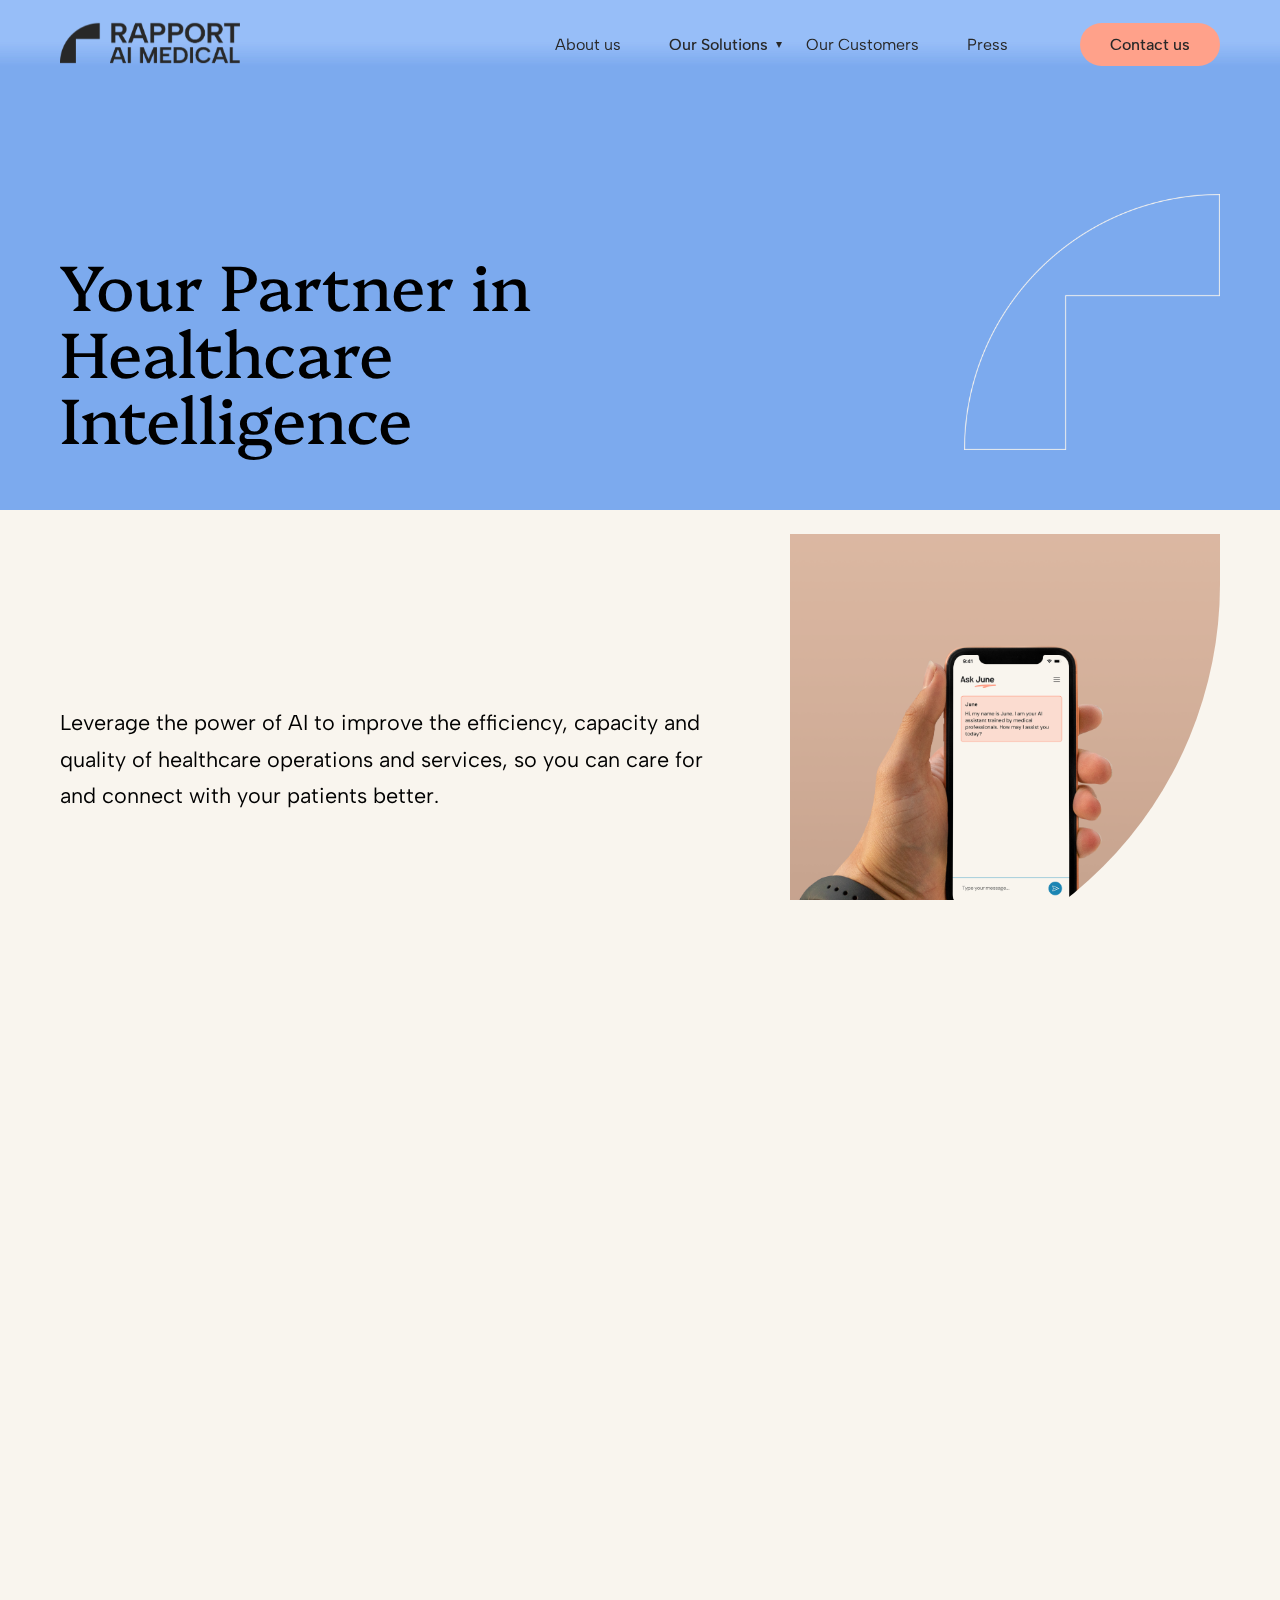
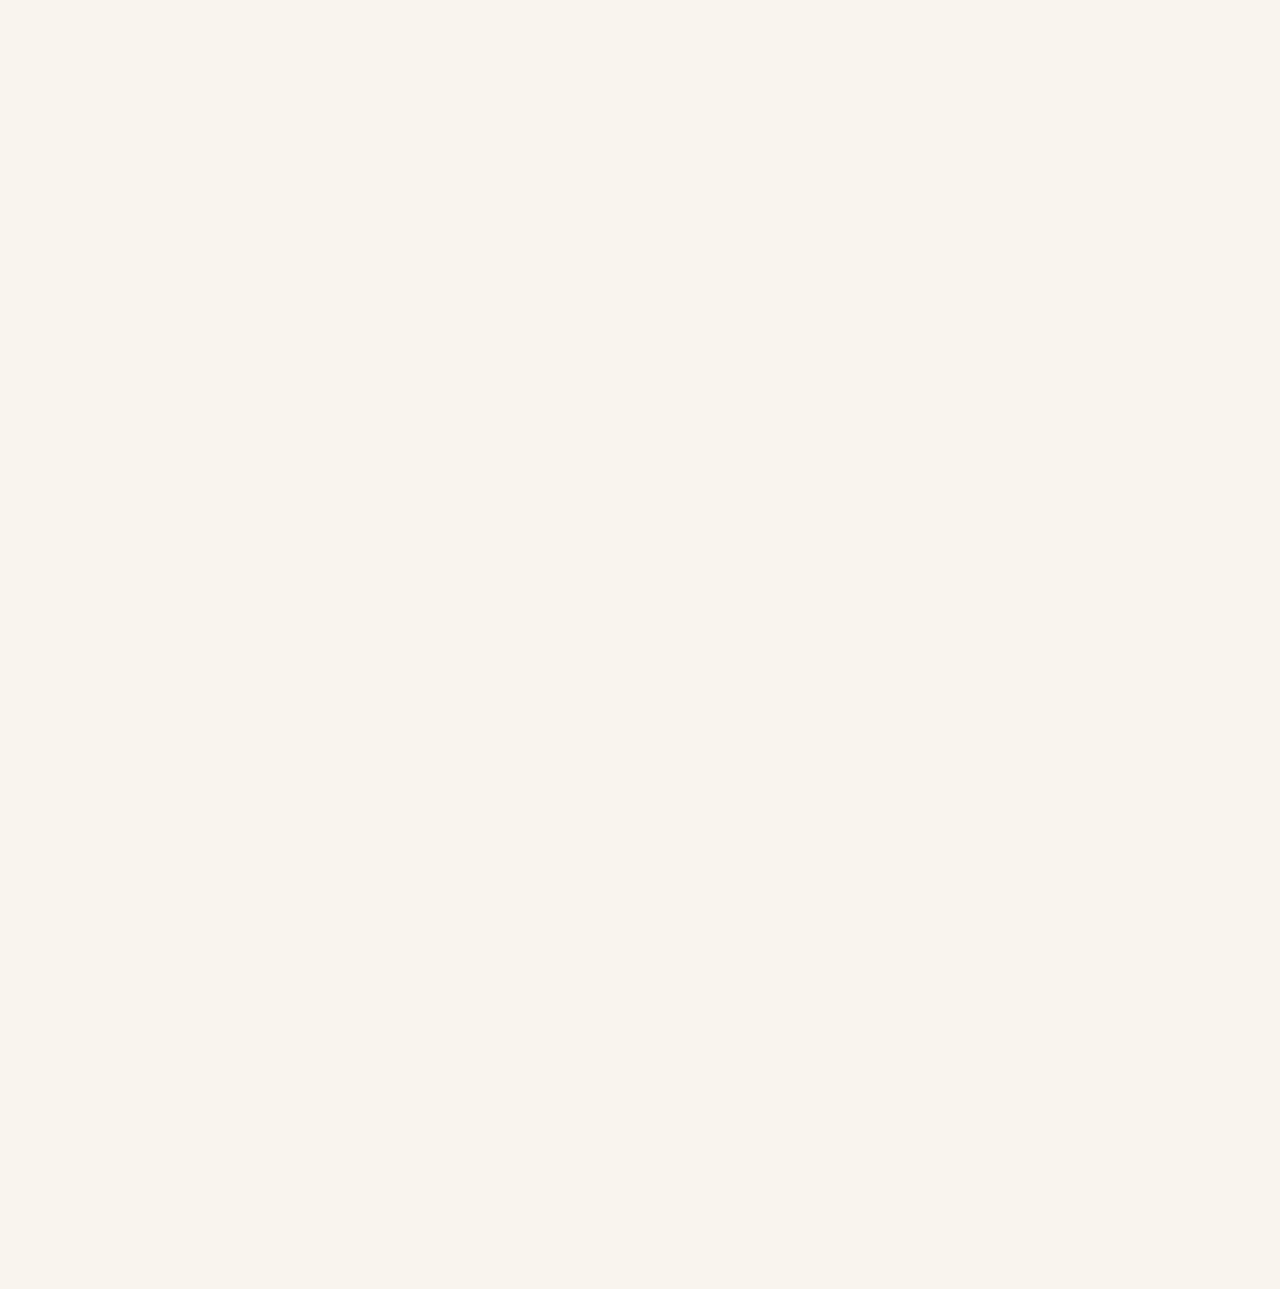
<file: staging/index.html>
<!DOCTYPE html>
<html lang="en">

<head>
  <link rel="stylesheet" href="styles/reset.css">
  <link rel="stylesheet" type="text/css" href="styles/style.css">
  <link rel="stylesheet" href="https://cdnjs.cloudflare.com/ajax/libs/font-awesome/4.7.0/css/font-awesome.min.css">
  <link rel="preconnect" href="https://fonts.googleapis.com">
  <link rel="preconnect" href="https://fonts.gstatic.com" crossorigin>
  <link
    href="https://fonts.googleapis.com/css2?family=Albert+Sans:ital,wght@0,100..900;1,100..900&family=Platypi:ital,wght@0,300..800;1,300..800&display=swap"
    rel="stylesheet">
  <link rel="shortcut icon" href="assets/favicon/favicon.ico" type="image/x-icon">
  <link rel="icon" href="assets/favicon/favicon.ico" type="image/x-icon">
  <link rel="apple-touch-icon" sizes="180x180" href="assets/favicon/apple-touch-icon.png">
  <link rel="icon" type="image/png" sizes="32x32" href="assets/favicon/favicon-32x32.png">
  <link rel="icon" type="image/png" sizes="16x16" href="assets/favicon/favicon-16x16.png">
  <link rel="icon" type="image/png" sizes="192x192" href="assets/favicon/android-chrome-192x192.png">
  <link rel="icon" type="image/png" sizes="256x256" href="assets/favicon/android-chrome-256x256.png">
  <link rel="manifest" href="assets/favicon/site.webmanifest">
  <link rel="mask-icon" href="assets/favicon/safari-pinned-tab.svg" color="#ffa18a">
  <meta name="msapplication-TileColor" content="#da532c">
  <meta name="theme-color" content="#ffffff">
  <script src="styles/float-panel.js"></script>
  <meta name="viewport" content="width=device-width, initial-scale=1.0, viewport-fit=cover">

  <title>Rapport AI Medical</title>

  <script async src="https://www.googletagmanager.com/gtag/js?id=G-BGZV0L8LGV"></script>
  <script>
    window.dataLayer = window.dataLayer || [];
    function gtag() { dataLayer.push(arguments); }
    gtag("js", new Date());

    gtag("config", "G-BGZV0L8LGV");
  </script>
</head>

<body>
  <header id="nav">
    <div class="blur"></div>
    <div class="nav-content">
      <a href="/"><img src="assets/Rapport-logo-RGB_full_black.png" class="logo" alt="Rapport AI Medical logo"></a>
      <div class="menu">
        <ul>
          <li><a href="about">About us</a></li>
          <li class="has-dropdown">
            <button type="button" class="nav-parent" aria-expanded="false">
              Our Solutions <span class="nav-caret" aria-hidden="true">&#9662;</span>
            </button>
            <ul class="submenu">
              <li><a href="patient-reacq">Patient ReAcq</a></li>
              <li><a href="product">AskJune</a></li>
              <li><a href="smart-scheduler">Smart Scheduler</a></li>
              <li><a href="ai-typist">AI Typist</a></li>
              <li><a href="ai-course">AI Course</a></li>
              <li><a href="others">Others</a></li>
            </ul>
          </li>
          <li><a href="customers">Our Customers</a></li>
          <li><a href="press">Press</a></li>
        </ul>
        <button type="button" class="button coral"><a href="contact">Contact us</a></button>
      </div>
      <div class="hamburger">
        <div class="line1"></div>
        <div class="line2"></div>
        <div class="line3"></div>
      </div>
      <div id="dropdown" class="dropdown">
        <ul>
          <li><a href="about">About us</a></li>
          <li class="mobile-group">
            <span>Our Solutions</span>
            <ul class="mobile-submenu">
              <li><a href="patient-reacq">Patient ReAcq</a></li>
              <li><a href="product">AskJune</a></li>
              <li><a href="smart-scheduler">Smart Scheduler</a></li>
              <li><a href="ai-typist">AI Typist</a></li>
              <li><a href="ai-course">AI Course</a></li>
              <li><a href="others">Others</a></li>
            </ul>
          </li>
          <li><a href="customers">Our Customers</a></li>
          <li><a href="press">Press</a></li>
          <li><a href="contact">Contact</a></li>
        </ul>
      </div>
    </div>
  </header>

  <section id="hero">
    <div class="blue">
      <div class="container">
        <div class="headline home-hero">
          <h1>Your Partner in Healthcare Intelligence</h1>
          <img src="assets/graphic_outline.png" alt="Abstract Rapport AI Medical graphic">
        </div>
      </div>
    </div>
    <div class="hero-bottom">
      <div class="hero-text">
        <p class="hero-lead">Leverage the power of AI to improve the efficiency, capacity and quality of healthcare
          operations and services, so you can care for and connect with your patients better.</p>
      </div>
      <div class="hero-img">
        <img src="assets/AskJune_screen.png" alt="AskJune patient engagement interface">
      </div>
    </div>
  </section>

  <section id="aboutus" class="cyan">
    <div class="container">
      <h6>About us</h6>
      <h2>At Rapport AI Medical, we are revolutionising healthcare by empowering providers with an AI-driven
        solution.</h2>
      <p>Unlike generic chatbots or fragmented healthcare IT systems, our medical and technical expertise allow us to
        create specialised solutions that power a unified and intelligent system which connects patients, streamlines
        operations, improves services, and delivers powerful data insights to drive better decision-making.</p>
      <button class="text-bt"><a href="about">Learn more</a></button>
    </div>
  </section>

  <section id="CTA" class="coral"></section>

  <footer>
    <div id="footer"></div>
  </footer>

  <script src="styles/script.js" defer></script>
</body>

</html>
</file>
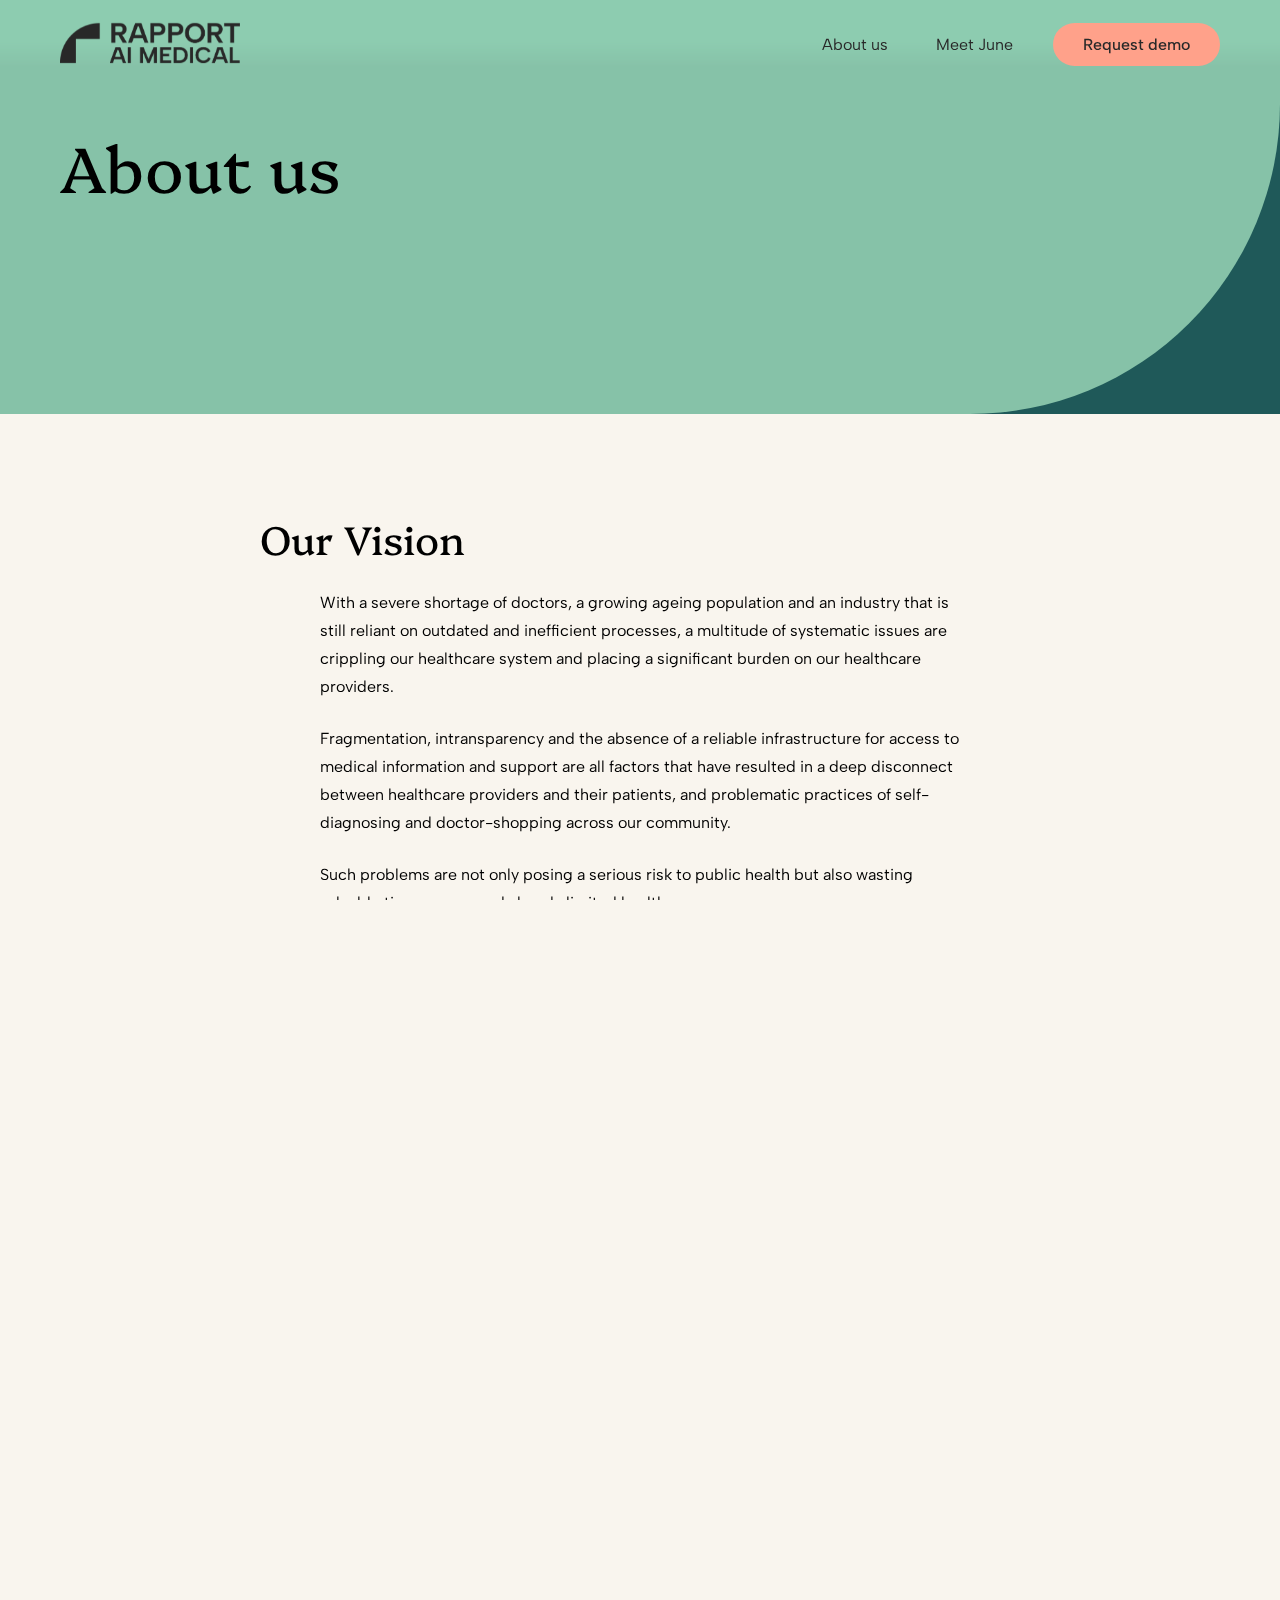
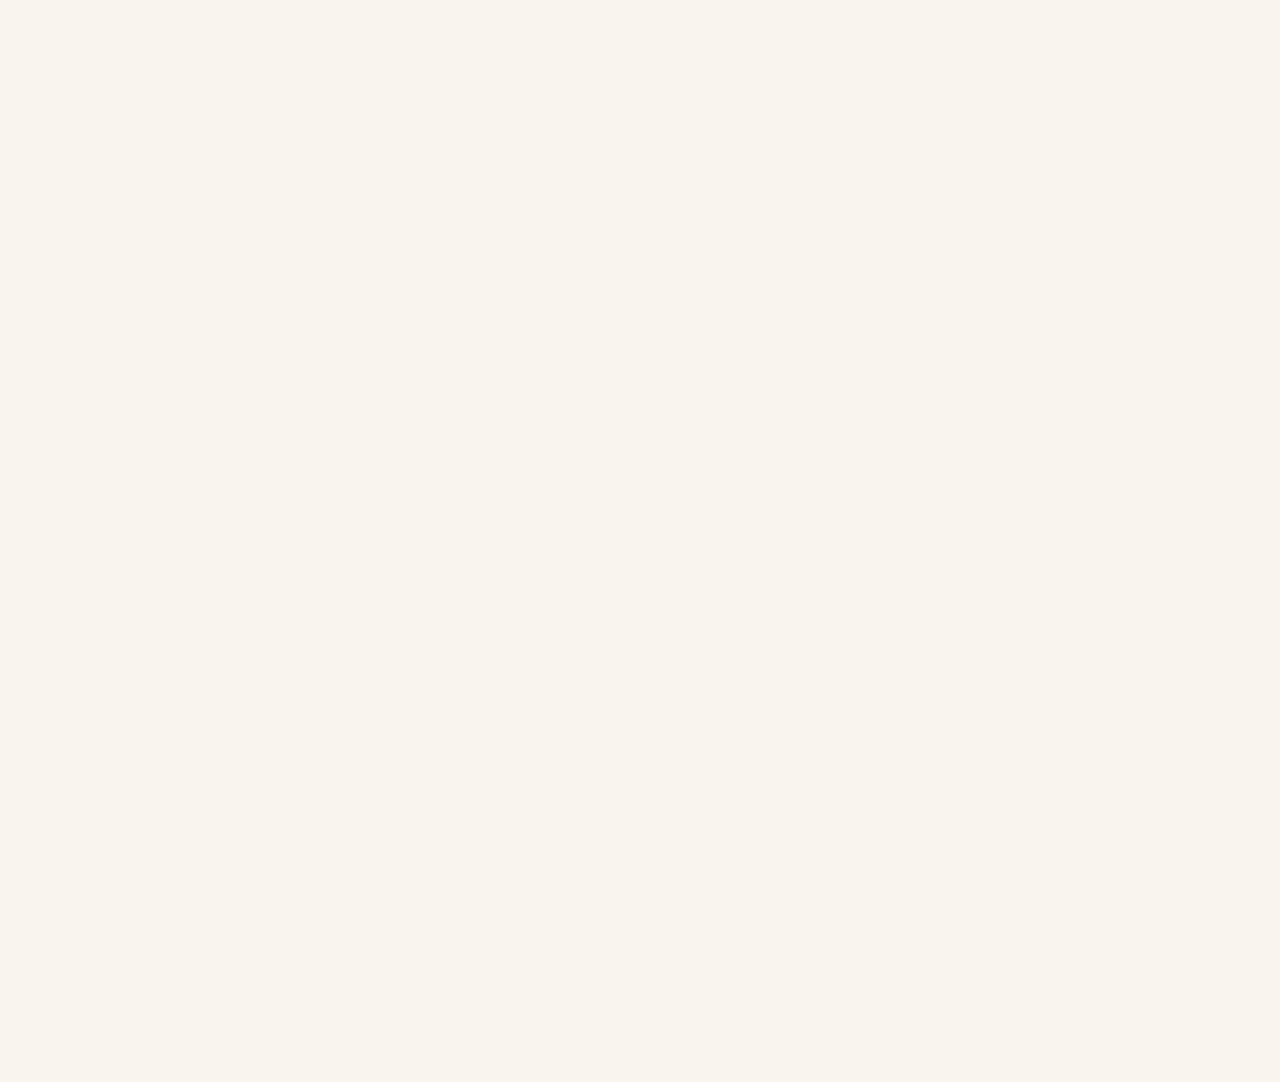
<file: about.html>
<!DOCTYPE html>
<html lang="en">

<head>
  <link rel="stylesheet" href="styles/reset.css">
  <link rel="stylesheet" type="text/css" href="styles/style.css">
  <link rel="stylesheet" href="https://cdnjs.cloudflare.com/ajax/libs/font-awesome/4.7.0/css/font-awesome.min.css">
  <link rel="preconnect" href="https://fonts.googleapis.com">
  <link rel="preconnect" href="https://fonts.gstatic.com" crossorigin>
  <link href="https://fonts.googleapis.com/css2?family=Albert+Sans:ital,wght@0,100..900;1,100..900&family=Platypi:ital,wght@0,300..800;1,300..800&display=swap" rel="stylesheet">
  <link rel="shortcut icon" href="assets/favicon/favicon.ico" type="image/x-icon">
  <link rel="icon" href="assets/favicon/favicon.ico" type="image/x-icon">
  <link rel="apple-touch-icon" sizes="180x180" href="assets/favicon/apple-touch-icon.png">
  <link rel="icon" type="image/png" sizes="32x32" href="assets/favicon/favicon-32x32.png">
  <link rel="icon" type="image/png" sizes="16x16" href="assets/favicon/favicon-16x16.png">
  <link rel="icon" type="image/png" sizes="192x192" href="assets/favicon/android-chrome-192x192.png">
  <link rel="icon" type="image/png" sizes="256x256" href="assets/favicon/android-chrome-256x256.png">
  <link rel="manifest" href="assets/favicon/site.webmanifest">
  <link rel="mask-icon" href="assets/favicon/safari-pinned-tab.svg" color="#ffa18a">
  <meta name="msapplication-TileColor" content="#da532c">
  <meta name="theme-color" content="#ffffff">
  <script src="styles/float-panel.js"></script>
  <meta name="viewport" content="width=device-width, initial-scale=1.0, viewport-fit=cover">

  <title>About us – Rapport AI Medical</title>
</head>

<body>
  <header id="nav">
    <div class="blur"></div>
    <div class="nav-content">
      <a href="/"><img src="assets/Rapport-logo-RGB_full_black.png" class="logo"></a>
      <div class="menu">
        <ul>
          <li><a href="about">About us</a></li>
          <li><a href="product">Meet June</a></li>
        </ul>
        <button type="button" class="button coral"><a href="contact">Request demo</a></button>
      </div>
      <div class="hamburger">
        <div class="line1"></div>
        <div class="line2"></div>
        <div class="line3"></div>
      </div>
      <div id="dropdown" class="dropdown">
        <ul>
          <li><a href="about">About us</a></li>
          <li><a href="product">Meet June</a></li>
          <li><a href="contact">Contact</a></li>
        </ul>
      </div>
    </div>
  </header>

  <section id="about" class="page hero green">
    <div class="page_title">
      <h1>About us</h1>
      <div class="graphic darkgreen"><div class="quadrant green round_BR"></div></div>
    </div>
  </section>

  <section id="about-content">
    <div class="vision">
      <h2>Our Vision</h2>
      <p>With a severe shortage of doctors, a growing ageing population and an industry that is still reliant on outdated and inefficient processes, a multitude of systematic issues are crippling our healthcare system and placing a significant burden on our healthcare providers.</p>
      <p>Fragmentation, intransparency and the absence of a reliable infrastructure for access to medical information and support are all factors that have resulted in a deep disconnect between healthcare providers and their patients, and problematic practices of self-diagnosing and doctor-shopping across our community.</p>
      <p>Such problems are not only posing a serious risk to public health but also wasting valuable time, money and already limited healthcare resources.</p>
      <p class="highlight">We have a vision that by leveraging the power of AI and technology, we can improve the capacity, quality and efficiency for healthcare providers, and provide better access, experiences and outcomes for their patients.</p>
      <p>Healthcare can be intuitive, accessible and efficient and our platform holds the key to paving the way forward for the healthcare industry.</p>
    </div>

    <div class="mission">
      <h2>Our Mission</h2>
      <p>Founded in 2023 by two friends that witnessed the issues of our healthcare system first hand from a doctor and a patient's perspective and saw the opportunities and potential that advancements in AI and technology could bring, <span class="highlight">Rapport AI Medical has since been on a mission to build better healthcare for all.</span></p>
      <p>By working with health care and insurance providers to build customisable AI-powered integration solutions used to digitalise, streamline and enhance healthcare systems, our goal is to improve the medical care process at every level for both providers and patients.</p>
    </div>

  </section>

  <section id="CTA" class="coral"></section>

  <footer><div id="footer"></div></footer>


<script src="styles/script.js" defer></script>

</body>
</html>
</file>
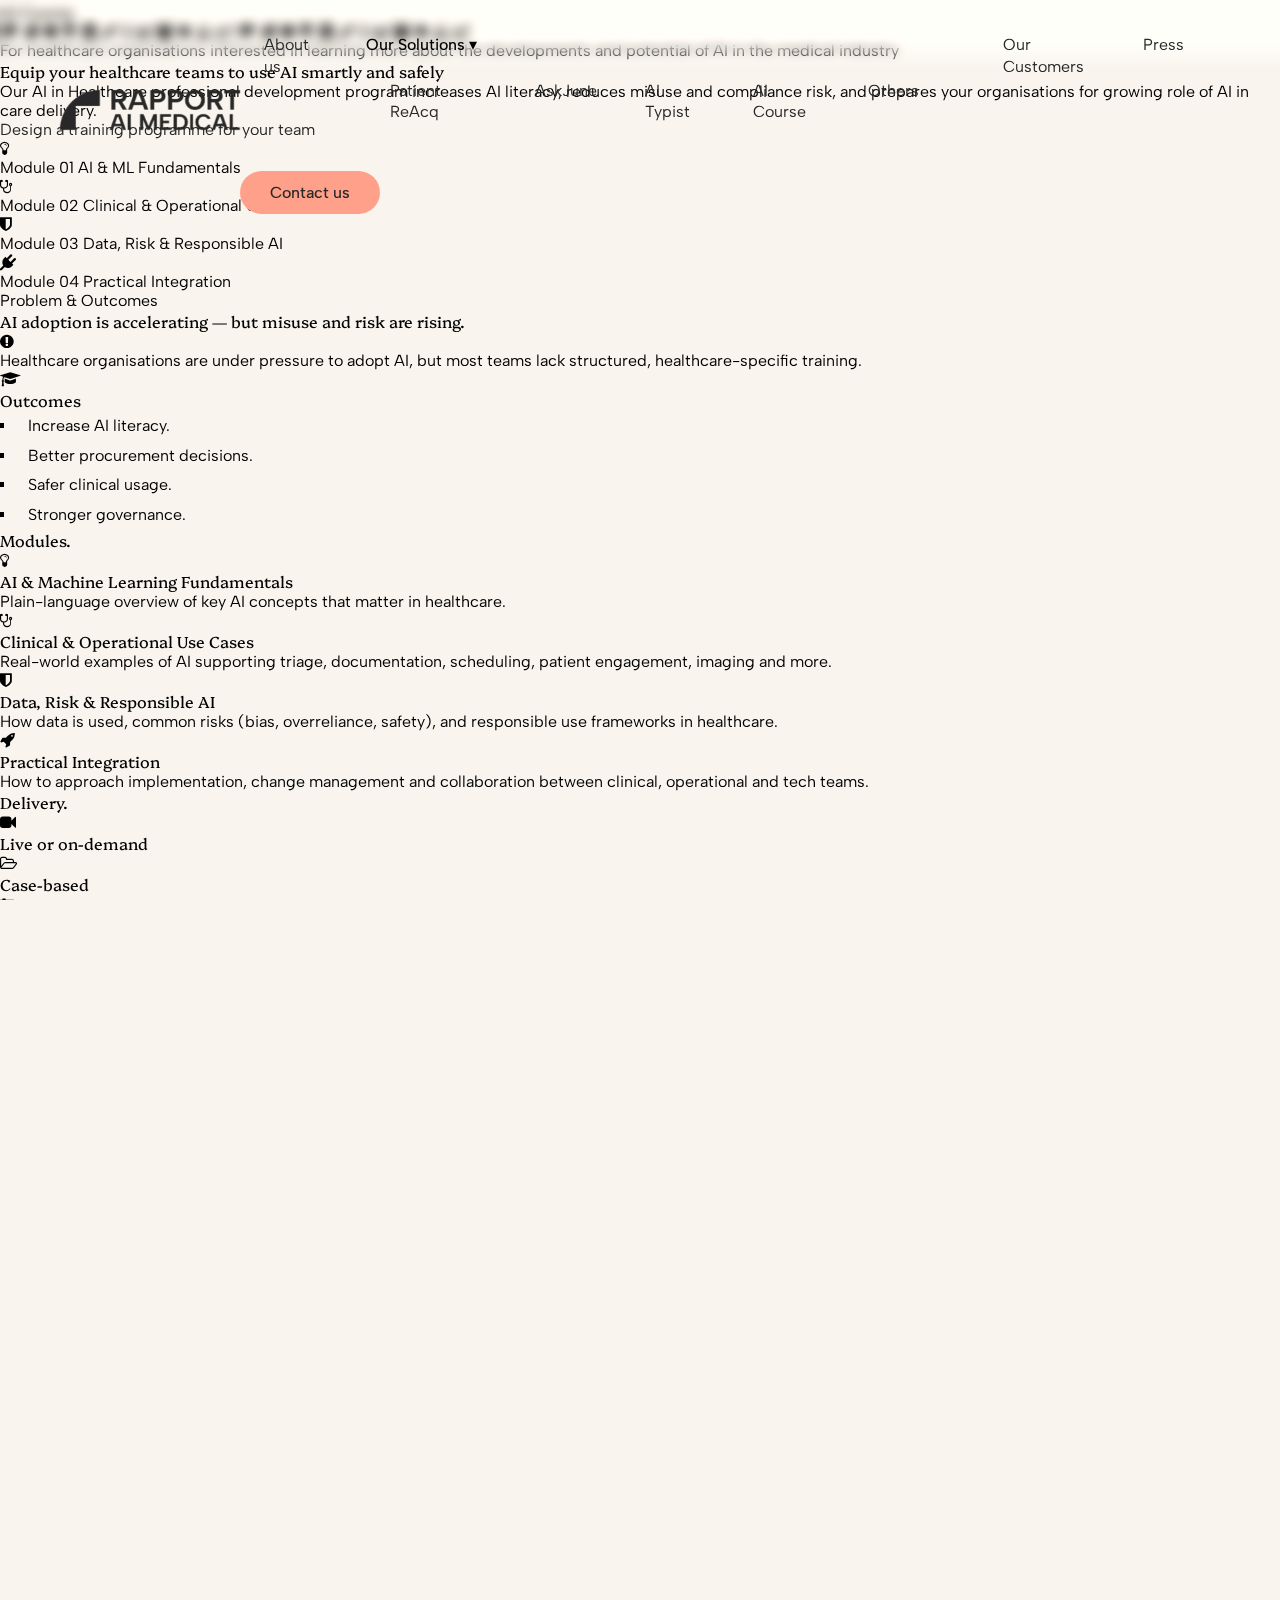
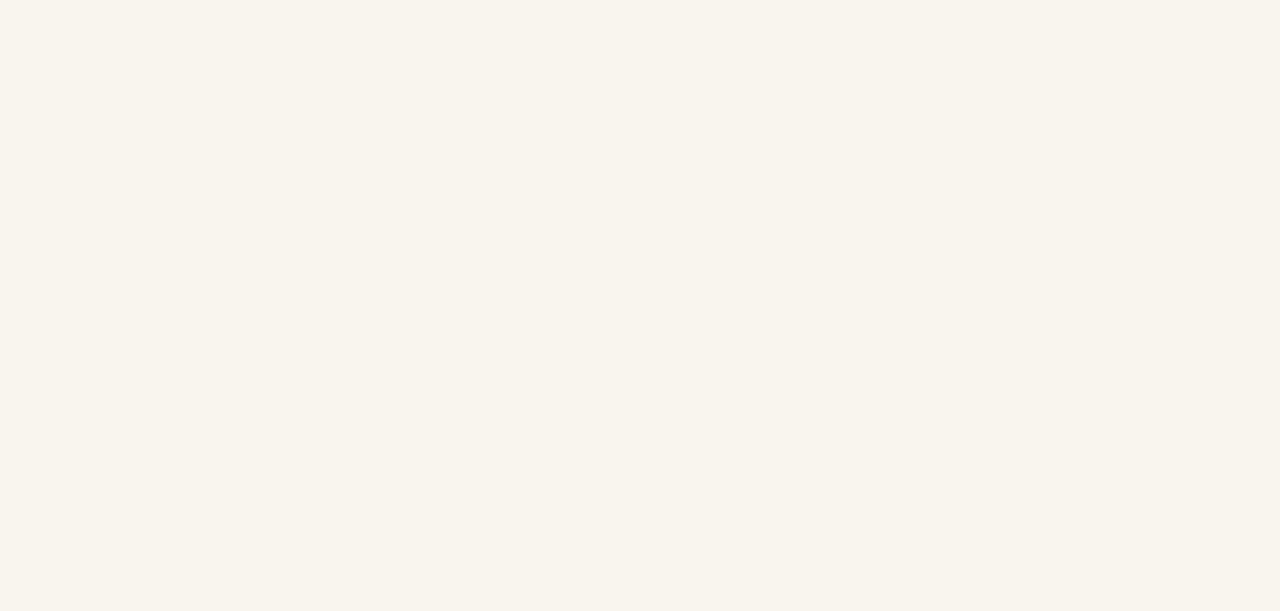
<file: ai-course.html>
<!DOCTYPE html>
<html lang="en">

<head>
  <link rel="stylesheet" href="styles/reset.css">
  <link rel="stylesheet" type="text/css" href="styles/style.css">
  <link rel="stylesheet" href="https://cdnjs.cloudflare.com/ajax/libs/font-awesome/4.7.0/css/font-awesome.min.css">
  <link rel="preconnect" href="https://fonts.googleapis.com">
  <link rel="preconnect" href="https://fonts.gstatic.com" crossorigin>
  <link
    href="https://fonts.googleapis.com/css2?family=Albert+Sans:ital,wght@0,100..900;1,100..900&family=Platypi:ital,wght@0,300..800;1,300..800&display=swap"
    rel="stylesheet">
  <link rel="shortcut icon" href="assets/favicon/favicon.ico" type="image/x-icon">
  <link rel="icon" href="assets/favicon/favicon.ico" type="image/x-icon">
  <link rel="apple-touch-icon" sizes="180x180" href="assets/favicon/apple-touch-icon.png">
  <link rel="icon" type="image/png" sizes="32x32" href="assets/favicon/favicon-32x32.png">
  <link rel="icon" type="image/png" sizes="16x16" href="assets/favicon/favicon-16x16.png">
  <link rel="icon" type="image/png" sizes="192x192" href="assets/favicon/android-chrome-192x192.png">
  <link rel="icon" type="image/png" sizes="256x256" href="assets/favicon/android-chrome-256x256.png">
  <link rel="manifest" href="assets/favicon/site.webmanifest">
  <link rel="mask-icon" href="assets/favicon/safari-pinned-tab.svg" color="#ffa18a">
  <meta name="msapplication-TileColor" content="#da532c">
  <meta name="theme-color" content="#ffffff">
  <script src="styles/float-panel.js"></script>
  <meta name="viewport" content="width=device-width, initial-scale=1.0, viewport-fit=cover">

  <title>AI Course - Rapport AI Medical</title>

  <script async src="https://www.googletagmanager.com/gtag/js?id=G-BGZV0L8LGV"></script>
  <script>
    window.dataLayer = window.dataLayer || [];
    function gtag() { dataLayer.push(arguments); }
    gtag("js", new Date());

    gtag("config", "G-BGZV0L8LGV");
  </script>
</head>

<body>
  <header id="nav">
    <div class="blur"></div>
    <div class="nav-content">
      <a href="/"><img src="assets/Rapport-logo-RGB_full_black.png" class="logo" alt="Rapport AI Medical logo"></a>
      <div class="menu">
        <ul>
          <li><a href="about">About us</a></li>
          <li class="has-dropdown">
            <button type="button" class="nav-parent" aria-expanded="false">
              Our Solutions <span class="nav-caret" aria-hidden="true">&#9662;</span>
            </button>
            <ul class="submenu">
              <li><a href="patient-reacq">Patient ReAcq</a></li>
              <li><a href="product">AskJune</a></li>
              <li><a href="ai-typist">AI Typist</a></li>
              <li><a href="ai-course">AI Course</a></li>
              <li><a href="others">Others</a></li>
            </ul>
          </li>
          <li><a href="customers">Our Customers</a></li>
          <li><a href="press">Press</a></li>
        </ul>
        <button type="button" class="button coral"><a href="contact">Contact us</a></button>
      </div>
      <div class="hamburger">
        <div class="line1"></div>
        <div class="line2"></div>
        <div class="line3"></div>
      </div>
      <div id="dropdown" class="dropdown">
        <ul>
          <li><a href="about">About us</a></li>
          <li class="mobile-group">
            <span>Our Solutions</span>
            <ul class="mobile-submenu">
              <li><a href="patient-reacq">Patient ReAcq</a></li>
              <li><a href="product">AskJune</a></li>
              <li><a href="ai-typist">AI Typist</a></li>
              <li><a href="ai-course">AI Course</a></li>
              <li><a href="others">Others</a></li>
            </ul>
          </li>
          <li><a href="customers">Our Customers</a></li>
          <li><a href="press">Press</a></li>
          <li><a href="contact">Contact</a></li>
        </ul>
      </div>
    </div>
  </header>

  <main class="product-page theme-yellow">
    <section class="product-hero">
      <div class="product-shell">
        <div>
          <div class="product-name-row">
            <h2 class="product-name">AI Course</h2>
            <div class="icon-ticker-wrap">
              <div class="icon-ticker">
                <span class="ticker-icon" style="animation-delay:5.3s"><i class="fa fa-graduation-cap"></i></span>
                <span class="ticker-icon" style="animation-delay:6.4s"><i class="fa fa-book"></i></span>
                <span class="ticker-icon" style="animation-delay:-6.4s"><i class="fa fa-certificate"></i></span>
                <span class="ticker-icon" style="animation-delay:-5.3s"><i class="fa fa-trophy"></i></span>
                <span class="ticker-icon" style="animation-delay:-4.1s"><i class="fa fa-university"></i></span>
                <span class="ticker-icon" style="animation-delay:-2.9s"><i class="fa fa-pencil"></i></span>
                <span class="ticker-icon" style="animation-delay:-1.8s"><i class="fa fa-lightbulb-o"></i></span>
                <span class="ticker-icon" style="animation-delay:-0.6s"><i class="fa fa-bar-chart"></i></span>
                <span class="ticker-icon" style="animation-delay:0.6s"><i class="fa fa-users"></i></span>
                <span class="ticker-icon" style="animation-delay:1.8s"><i class="fa fa-star"></i></span>
                <span class="ticker-icon" style="animation-delay:2.9s"><i class="fa fa-flask"></i></span>
                <span class="ticker-icon" style="animation-delay:4.1s"><i class="fa fa-line-chart"></i></span>
                <!-- duplicated for seamless loop -->
                <span class="ticker-icon" style="animation-delay:5.3s"><i class="fa fa-graduation-cap"></i></span>
                <span class="ticker-icon" style="animation-delay:6.4s"><i class="fa fa-book"></i></span>
                <span class="ticker-icon" style="animation-delay:-6.4s"><i class="fa fa-certificate"></i></span>
                <span class="ticker-icon" style="animation-delay:-5.3s"><i class="fa fa-trophy"></i></span>
                <span class="ticker-icon" style="animation-delay:-4.1s"><i class="fa fa-university"></i></span>
                <span class="ticker-icon" style="animation-delay:-2.9s"><i class="fa fa-pencil"></i></span>
                <span class="ticker-icon" style="animation-delay:-1.8s"><i class="fa fa-lightbulb-o"></i></span>
                <span class="ticker-icon" style="animation-delay:-0.6s"><i class="fa fa-bar-chart"></i></span>
                <span class="ticker-icon" style="animation-delay:0.6s"><i class="fa fa-users"></i></span>
                <span class="ticker-icon" style="animation-delay:1.8s"><i class="fa fa-star"></i></span>
                <span class="ticker-icon" style="animation-delay:2.9s"><i class="fa fa-flask"></i></span>
                <span class="ticker-icon" style="animation-delay:4.1s"><i class="fa fa-line-chart"></i></span>
              </div>
            </div>
          </div>
          <p class="audience-anchor">For healthcare organisations interested in learning more about the developments and potential of AI in the medical industry</p>
          <h1>Equip your healthcare teams to use AI smartly and safely</h1>
          <p class="product-subtitle">Our AI in Healthcare professional development program increases AI literacy,
            reduces misuse and compliance risk, and prepares your organisations for growing role of AI in care
            delivery.</p>
<div class="hero-cta-row">
            <a class="cta-button" href="mailto:hello@rapportaimedical.com?subject=AI%20Course%20enquiry">Design a
              training programme for your team</a>
          </div>
        </div>

        <div class="hero-visual course-visual">
          <div class="course-card">
            <div class="course-card-icon"><i class="fa fa-lightbulb-o" aria-hidden="true"></i></div>
            <span class="course-card-num">Module 01</span>
            <span class="course-card-title">AI &amp; ML Fundamentals</span>
          </div>
          <div class="course-card">
            <div class="course-card-icon"><i class="fa fa-stethoscope" aria-hidden="true"></i></div>
            <span class="course-card-num">Module 02</span>
            <span class="course-card-title">Clinical &amp; Operational Use Cases</span>
          </div>
          <div class="course-card">
            <div class="course-card-icon"><i class="fa fa-shield" aria-hidden="true"></i></div>
            <span class="course-card-num">Module 03</span>
            <span class="course-card-title">Data, Risk &amp; Responsible AI</span>
          </div>
          <div class="course-card">
            <div class="course-card-icon"><i class="fa fa-plug" aria-hidden="true"></i></div>
            <span class="course-card-num">Module 04</span>
            <span class="course-card-title">Practical Integration</span>
          </div>
        </div>
      </div>
    </section>

    <section class="product-section alt">
      <div class="product-shell">
        <p class="section-kicker">Problem & Outcomes</p>
        <h2>AI adoption is accelerating — but misuse and risk are rising.</h2>
        <div class="problem-grid">
          <div class="problem-card">
            <i class="fa fa-exclamation-circle" aria-hidden="true"></i>
            <p>Healthcare organisations are under pressure to adopt AI, but most teams lack structured,
              healthcare-specific training.</p>
          </div>
          <div class="solution-card-panel">
            <i class="fa fa-graduation-cap" aria-hidden="true"></i>
            <h3>Outcomes</h3>
            <ul class="detail-list">
              <li>Increase AI literacy.</li>
              <li>Better procurement decisions.</li>
              <li>Safer clinical usage.</li>
              <li>Stronger governance.</li>
            </ul>
          </div>
        </div>
      </div>
    </section>

    <section class="product-section">
      <div class="product-shell">
        <h2>Modules.</h2>
        <div class="feature-grid">
          <div class="feature-card">
            <i class="fa fa-lightbulb-o" aria-hidden="true"></i>
            <h3>AI &amp; Machine Learning Fundamentals</h3>
            <p>Plain-language overview of key AI concepts that matter in healthcare.</p>
          </div>
          <div class="feature-card">
            <i class="fa fa-stethoscope" aria-hidden="true"></i>
            <h3>Clinical &amp; Operational Use Cases</h3>
            <p>Real-world examples of AI supporting triage, documentation, scheduling, patient engagement, imaging and
              more.</p>
          </div>
          <div class="feature-card">
            <i class="fa fa-shield" aria-hidden="true"></i>
            <h3>Data, Risk &amp; Responsible AI</h3>
            <p>How data is used, common risks (bias, overreliance, safety), and responsible use frameworks in
              healthcare.</p>
          </div>
          <div class="feature-card">
            <i class="fa fa-rocket" aria-hidden="true"></i>
            <h3>Practical Integration</h3>
            <p>How to approach implementation, change management and collaboration between clinical, operational and
              tech teams.</p>
          </div>
        </div>
      </div>
    </section>

    <section class="product-section alt">
      <div class="product-shell">
        <h2>Delivery.</h2>
        <div class="mini-grid">
          <div class="audience-card">
            <i class="fa fa-video-camera" aria-hidden="true"></i>
            <h3>Live or on-demand</h3>
          </div>
          <div class="audience-card">
            <i class="fa fa-folder-open-o" aria-hidden="true"></i>
            <h3>Case-based</h3>
          </div>
          <div class="audience-card">
            <i class="fa fa-sliders" aria-hidden="true"></i>
            <h3>Customisable</h3>
          </div>
        </div>
      </div>
    </section>

    <section class="product-section">
      <div class="product-shell">
        <p class="section-kicker">Audience</p>
        <h2>Designed specifically for healthcare providers and their teams.</h2>
        <div class="mini-grid">
          <div class="audience-card">
            <i class="fa fa-user-md" aria-hidden="true"></i>
            <h3>Doctors and clinicians</h3>
          </div>
          <div class="audience-card">
            <i class="fa fa-briefcase" aria-hidden="true"></i>
            <h3>Executives and decision-makers</h3>
          </div>
          <div class="audience-card">
            <i class="fa fa-users" aria-hidden="true"></i>
            <h3>Support staff</h3>
          </div>
        </div>
      </div>
    </section>

    <section class="product-proof-cta-band" id="cta">
      <div class="product-shell product-proof-cta-grid">
        <div class="product-proof-panel">
          <p class="section-kicker">In Practice</p>
          <h2>Built for healthcare professionals.</h2>
          <div class="proof-highlights">
            <div class="proof-highlight">
              <p>Developed by experts across medicine, AI and healthcare regulation.</p>
            </div>
          </div>
        </div>
        <div class="product-cta-panel">
          <div class="product-cta-card">
            <h2>Upgrade your organisation's AI capability.</h2>
            <a class="cta-button" href="mailto:hello@rapportaimedical.com?subject=AI%20Course%20enquiry">Contact us</a>
          </div>
        </div>
      </div>
    </section>
  </main>

  <section id="CTA" class="coral"></section>

  <footer>
    <div id="footer"></div>
  </footer>

  <script src="styles/script.js" defer></script>
</body>

</html>
</file>
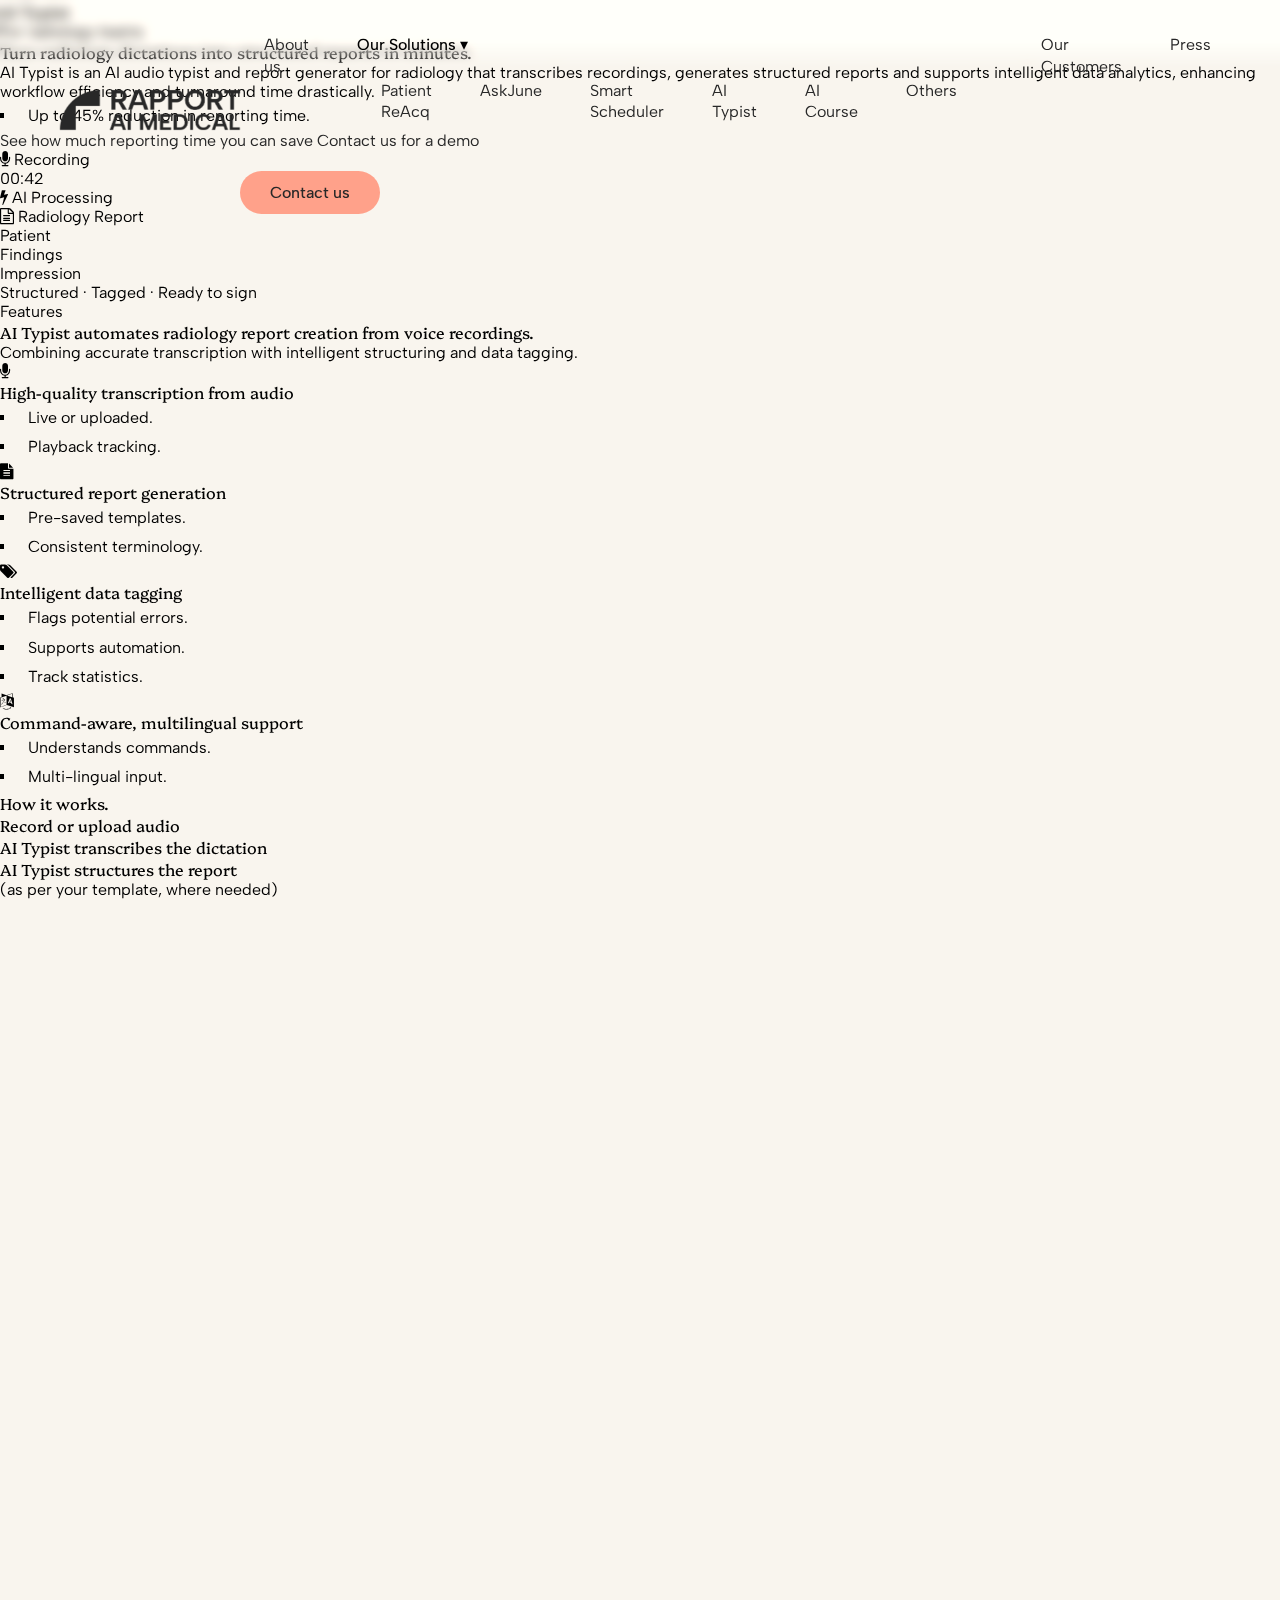
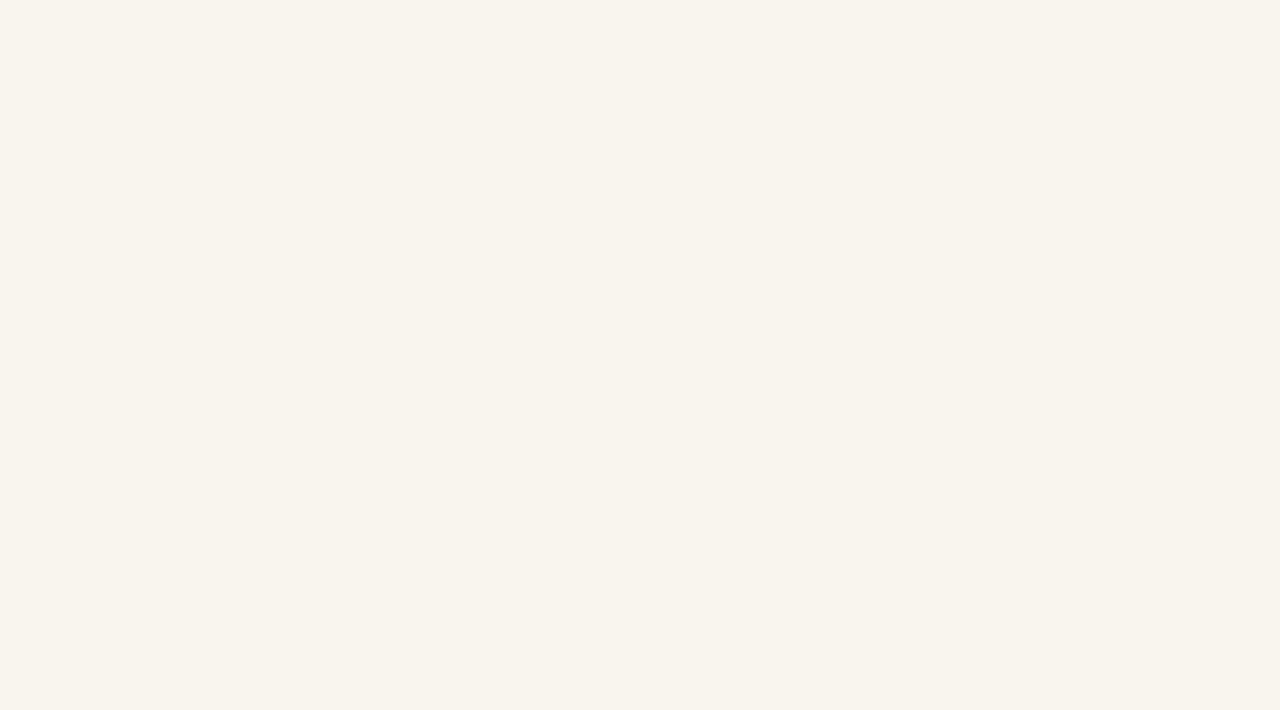
<file: ai-typist.html>
<!DOCTYPE html>
<html lang="en">

<head>
  <link rel="stylesheet" href="styles/reset.css">
  <link rel="stylesheet" type="text/css" href="styles/style.css">
  <link rel="stylesheet" href="https://cdnjs.cloudflare.com/ajax/libs/font-awesome/4.7.0/css/font-awesome.min.css">
  <link rel="preconnect" href="https://fonts.googleapis.com">
  <link rel="preconnect" href="https://fonts.gstatic.com" crossorigin>
  <link
    href="https://fonts.googleapis.com/css2?family=Albert+Sans:ital,wght@0,100..900;1,100..900&family=Platypi:ital,wght@0,300..800;1,300..800&display=swap"
    rel="stylesheet">
  <link rel="shortcut icon" href="assets/favicon/favicon.ico" type="image/x-icon">
  <link rel="icon" href="assets/favicon/favicon.ico" type="image/x-icon">
  <link rel="apple-touch-icon" sizes="180x180" href="assets/favicon/apple-touch-icon.png">
  <link rel="icon" type="image/png" sizes="32x32" href="assets/favicon/favicon-32x32.png">
  <link rel="icon" type="image/png" sizes="16x16" href="assets/favicon/favicon-16x16.png">
  <link rel="icon" type="image/png" sizes="192x192" href="assets/favicon/android-chrome-192x192.png">
  <link rel="icon" type="image/png" sizes="256x256" href="assets/favicon/android-chrome-256x256.png">
  <link rel="manifest" href="assets/favicon/site.webmanifest">
  <link rel="mask-icon" href="assets/favicon/safari-pinned-tab.svg" color="#ffa18a">
  <meta name="msapplication-TileColor" content="#da532c">
  <meta name="theme-color" content="#ffffff">
  <script src="styles/float-panel.js"></script>
  <meta name="viewport" content="width=device-width, initial-scale=1.0, viewport-fit=cover">

  <title>AI Typist - Rapport AI Medical</title>

  <script async src="https://www.googletagmanager.com/gtag/js?id=G-BGZV0L8LGV"></script>
  <script>
    window.dataLayer = window.dataLayer || [];
    function gtag() { dataLayer.push(arguments); }
    gtag("js", new Date());

    gtag("config", "G-BGZV0L8LGV");
  </script>
</head>

<body>
  <header id="nav">
    <div class="blur"></div>
    <div class="nav-content">
      <a href="/"><img src="assets/Rapport-logo-RGB_full_black.png" class="logo" alt="Rapport AI Medical logo"></a>
      <div class="menu">
        <ul>
          <li><a href="about">About us</a></li>
          <li class="has-dropdown">
            <button type="button" class="nav-parent" aria-expanded="false">
              Our Solutions <span class="nav-caret" aria-hidden="true">&#9662;</span>
            </button>
            <ul class="submenu">
              <li><a href="patient-reacq">Patient ReAcq</a></li>
              <li><a href="product">AskJune</a></li>
              <li><a href="smart-scheduler">Smart Scheduler</a></li>
              <li><a href="ai-typist">AI Typist</a></li>
              <li><a href="ai-course">AI Course</a></li>
              <li><a href="others">Others</a></li>
            </ul>
          </li>
          <li><a href="customers">Our Customers</a></li>
          <li><a href="press">Press</a></li>
        </ul>
        <button type="button" class="button coral"><a href="contact">Contact us</a></button>
      </div>
      <div class="hamburger">
        <div class="line1"></div>
        <div class="line2"></div>
        <div class="line3"></div>
      </div>
      <div id="dropdown" class="dropdown">
        <ul>
          <li><a href="about">About us</a></li>
          <li class="mobile-group">
            <span>Our Solutions</span>
            <ul class="mobile-submenu">
              <li><a href="patient-reacq">Patient ReAcq</a></li>
              <li><a href="product">AskJune</a></li>
              <li><a href="smart-scheduler">Smart Scheduler</a></li>
              <li><a href="ai-typist">AI Typist</a></li>
              <li><a href="ai-course">AI Course</a></li>
              <li><a href="others">Others</a></li>
            </ul>
          </li>
          <li><a href="customers">Our Customers</a></li>
          <li><a href="press">Press</a></li>
          <li><a href="contact">Contact</a></li>
        </ul>
      </div>
    </div>
  </header>

  <main class="product-page theme-coral">
    <section class="product-hero">
      <div class="product-shell">
        <div>
          <h2 class="product-name">AI Typist</h2>
          <p class="audience-anchor">For radiology teams</p>
          <h1>Turn radiology dictations into structured reports in minutes.</h1>
          <p class="product-subtitle">AI Typist is an AI audio typist and report generator for radiology that
            transcribes recordings, generates structured reports and supports intelligent data analytics, enhancing
            workflow efficiency and turnaround time drastically.</p>
          <ul class="social-proof-inline">
            <li>Up to 45% reduction in reporting time.</li>
          </ul>
          <div class="hero-cta-row">
            <a class="cta-button cta-button-hero-rich"
              href="mailto:admin@rapportaimedical.com?subject=AI%20Typist%20demo%20request">
              <span class="cta-button-main">See how much reporting time you can save</span>
              <span class="cta-button-sub">Contact us for a demo</span>
            </a>
          </div>
        </div>

        <div class="hero-visual waveform-visual">
          <div class="waveform-panel">
            <div class="wf-label">
              <i class="fa fa-microphone" aria-hidden="true"></i>
              <span>Recording</span>
              <span class="wf-dot"></span>
            </div>
            <div class="wf-bars">
              <div class="wf-bar" style="--h:38%; animation-delay:0s"></div>
              <div class="wf-bar" style="--h:72%; animation-delay:0.07s"></div>
              <div class="wf-bar" style="--h:55%; animation-delay:0.14s"></div>
              <div class="wf-bar" style="--h:88%; animation-delay:0.21s"></div>
              <div class="wf-bar" style="--h:42%; animation-delay:0.28s"></div>
              <div class="wf-bar" style="--h:78%; animation-delay:0.35s"></div>
              <div class="wf-bar" style="--h:60%; animation-delay:0.42s"></div>
              <div class="wf-bar" style="--h:95%; animation-delay:0.49s"></div>
              <div class="wf-bar" style="--h:48%; animation-delay:0.56s"></div>
              <div class="wf-bar" style="--h:82%; animation-delay:0.63s"></div>
              <div class="wf-bar" style="--h:35%; animation-delay:0.7s"></div>
              <div class="wf-bar" style="--h:66%; animation-delay:0.77s"></div>
              <div class="wf-bar" style="--h:92%; animation-delay:0.84s"></div>
              <div class="wf-bar" style="--h:52%; animation-delay:0.91s"></div>
              <div class="wf-bar" style="--h:74%; animation-delay:0.98s"></div>
              <div class="wf-bar" style="--h:44%; animation-delay:1.05s"></div>
            </div>
            <span class="wf-duration">00:42</span>
          </div>
          <div class="wf-arrow">
            <div class="wf-arrow-line"></div>
            <span class="wf-arrow-label"><i class="fa fa-bolt" aria-hidden="true"></i> AI Processing</span>
            <div class="wf-arrow-line"></div>
          </div>
          <div class="report-panel">
            <div class="rp-header">
              <i class="fa fa-file-text-o" aria-hidden="true"></i>
              Radiology Report
            </div>
            <div class="rp-field">
              <span class="rp-label">Patient</span>
              <span class="rp-value rp-shimmer"></span>
            </div>
            <div class="rp-field">
              <span class="rp-label">Findings</span>
              <span class="rp-value rp-shimmer rp-shimmer--wide"></span>
            </div>
            <div class="rp-field">
              <span class="rp-label">Impression</span>
              <span class="rp-value rp-shimmer rp-shimmer--medium"></span>
            </div>
            <span class="rp-tag">Structured · Tagged · Ready to sign</span>
          </div>
        </div>
      </div>
    </section>

    <section class="product-section alt">
      <div class="product-shell">
        <p class="section-kicker">Features</p>
        <h2>AI Typist automates radiology report creation from voice recordings.</h2>
        <p class="section-intro">Combining accurate transcription with intelligent structuring and data tagging.</p>
        <div class="feature-grid">
          <div class="feature-card">
            <i class="fa fa-microphone" aria-hidden="true"></i>
            <h3>High-quality transcription from audio</h3>
            <ul class="detail-list">
              <li>Live or uploaded.</li>
              <li>Playback tracking.</li>
            </ul>
          </div>
          <div class="feature-card">
            <i class="fa fa-file-text" aria-hidden="true"></i>
            <h3>Structured report generation</h3>
            <ul class="detail-list">
              <li>Pre-saved templates.</li>
              <li>Consistent terminology.</li>
            </ul>
          </div>
          <div class="feature-card">
            <i class="fa fa-tags" aria-hidden="true"></i>
            <h3>Intelligent data tagging</h3>
            <ul class="detail-list">
              <li>Flags potential errors.</li>
              <li>Supports automation.</li>
              <li>Track statistics.</li>
            </ul>
          </div>
          <div class="feature-card">
            <i class="fa fa-language" aria-hidden="true"></i>
            <h3>Command-aware, multilingual support</h3>
            <ul class="detail-list">
              <li>Understands commands.</li>
              <li>Multi-lingual input.</li>
            </ul>
          </div>
        </div>
      </div>
    </section>

    <section class="product-section">
      <div class="product-shell">
        <h2>How it works.</h2>
        <ol class="how-steps">
          <li>
            <h3>Record or upload audio</h3>
          </li>
          <li>
            <h3>AI Typist transcribes the dictation</h3>
          </li>
          <li>
            <h3>AI Typist structures the report</h3>
            <p>(as per your template, where needed)</p>
          </li>
          <li>
            <h3>Review and export</h3>
          </li>
        </ol>
      </div>
    </section>

    <section class="product-section alt">
      <div class="product-shell">
        <h2>Benefits:</h2>
        <div class="benefits-panel">
          <ul class="benefit-list">
            <li>Faster reporting.</li>
            <li>Less burnout.</li>
            <li>Greater accuracy/consistency.</li>
            <li>Lower cost.</li>
            <li>More data visibility and insights.</li>
          </ul>
        </div>
      </div>
    </section>

    <section class="product-proof-cta-band" id="cta">
      <div class="product-shell product-proof-cta-grid">
        <div class="product-proof-panel">
          <p class="section-kicker">In Practice</p>
          <h2>Designed with practising radiologists.</h2>
          <div class="proof-grid proof-grid-evidence">
            <div class="proof-metric-card">
              <strong>Up to 45%</strong>
              <p>reduction in reporting time.</p>
            </div>
            <div class="proof-card proof-card-list">
              <ul class="proof-list">
                <li>Reflects real workflows.</li>
                <li>Supports clinical terminology.</li>
                <li>Built for high-volume environments.</li>
              </ul>
            </div>
          </div>
        </div>
        <div class="product-cta-panel">
          <div class="product-cta-card">
            <h2>Test AI Typist with your reporting workflow.</h2>
            <a class="cta-button cta-button-rich"
              href="mailto:admin@rapportaimedical.com?subject=AI%20Typist%20demo%20request">
              <span class="cta-button-main">Contact us</span>
              <span class="cta-button-sub">for a demo</span>
            </a>
          </div>
        </div>
      </div>
    </section>
  </main>

  <section id="CTA" class="coral"></section>

  <footer>
    <div id="footer"></div>
  </footer>

  <script src="styles/script.js" defer></script>
</body>

</html>
</file>
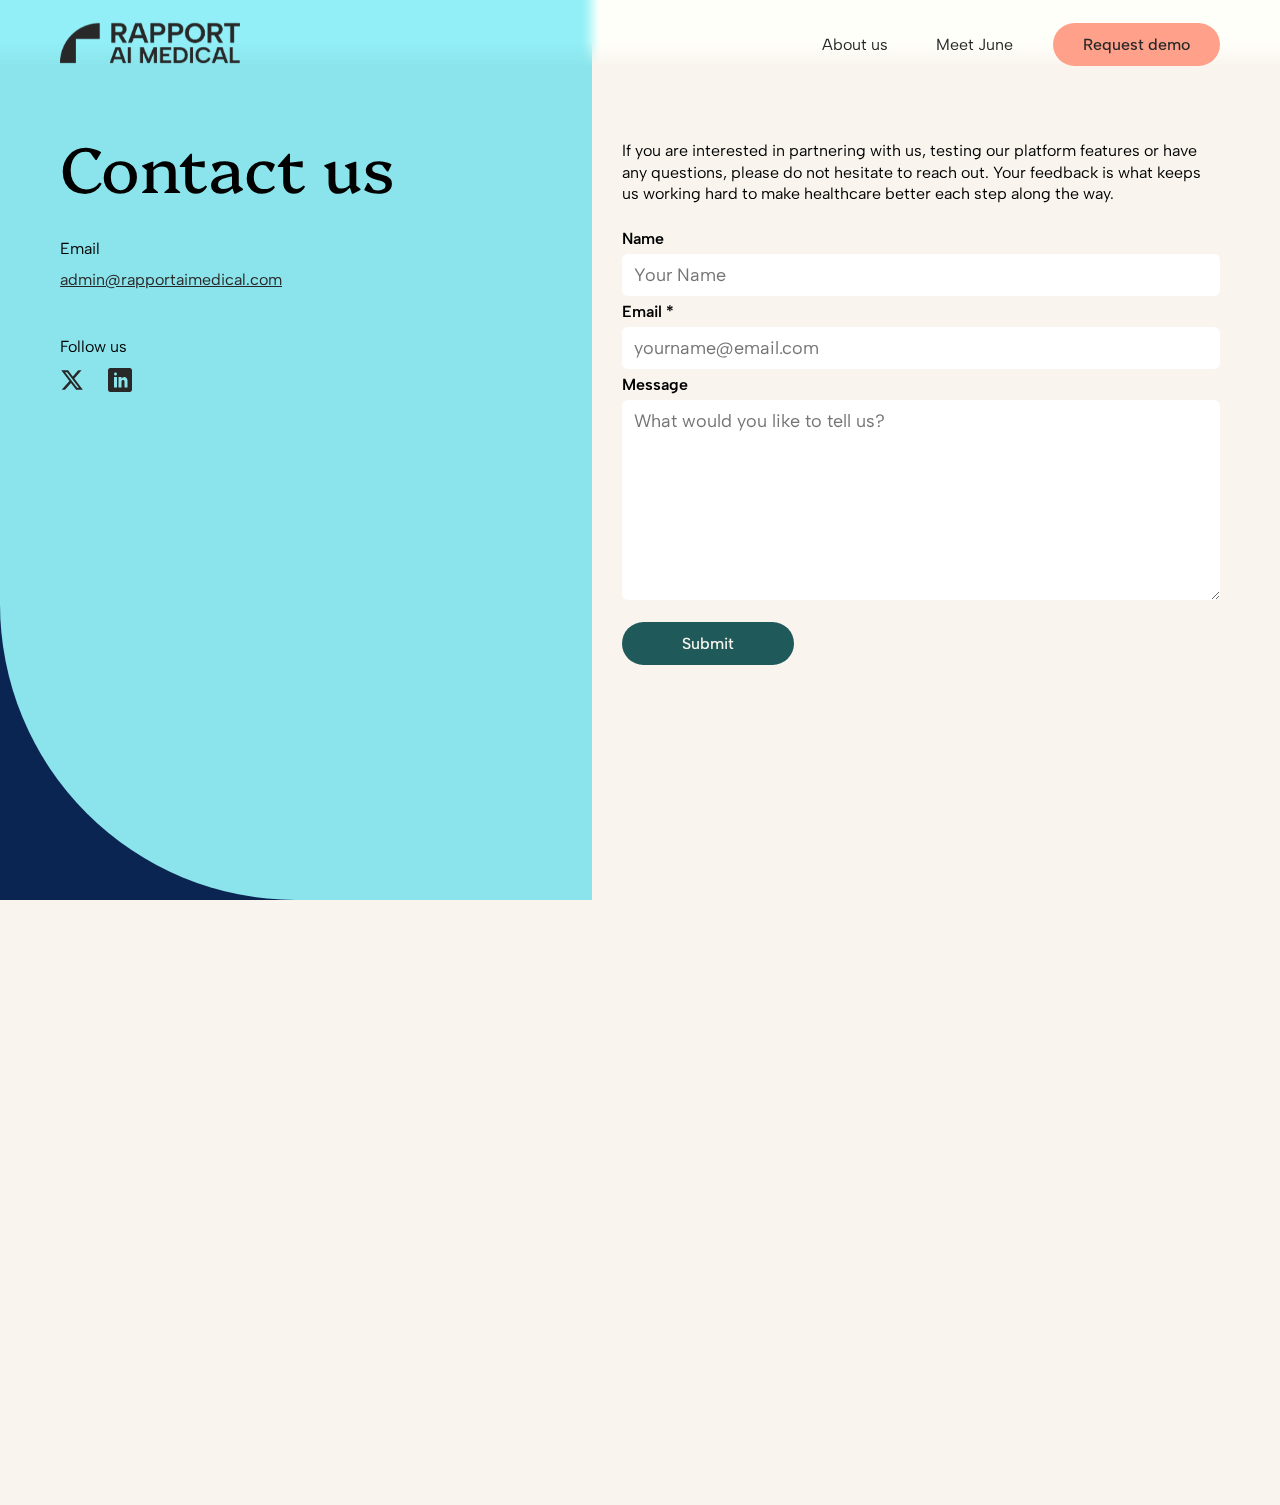
<file: contact.html>
<!DOCTYPE html>
<html lang="en">

<head>
  <link rel="stylesheet" href="styles/reset.css">
  <link rel="stylesheet" type="text/css" href="styles/style.css">
  <link rel="stylesheet" href="https://cdnjs.cloudflare.com/ajax/libs/font-awesome/4.7.0/css/font-awesome.min.css">
  <link rel="preconnect" href="https://fonts.googleapis.com">
  <link rel="preconnect" href="https://fonts.gstatic.com" crossorigin>
  <link href="https://fonts.googleapis.com/css2?family=Albert+Sans:ital,wght@0,100..900;1,100..900&family=Platypi:ital,wght@0,300..800;1,300..800&display=swap" rel="stylesheet">
  <link rel="shortcut icon" href="assets/favicon/favicon.ico" type="image/x-icon">
  <link rel="icon" href="assets/favicon/favicon.ico" type="image/x-icon">
  <link rel="apple-touch-icon" sizes="180x180" href="assets/favicon/apple-touch-icon.png">
  <link rel="icon" type="image/png" sizes="32x32" href="assets/favicon/favicon-32x32.png">
  <link rel="icon" type="image/png" sizes="16x16" href="assets/favicon/favicon-16x16.png">
  <link rel="icon" type="image/png" sizes="192x192" href="assets/favicon/android-chrome-192x192.png">
  <link rel="icon" type="image/png" sizes="256x256" href="assets/favicon/android-chrome-256x256.png">
  <link rel="manifest" href="assets/favicon/site.webmanifest">
  <link rel="mask-icon" href="assets/favicon/safari-pinned-tab.svg" color="#ffa18a">
  <meta name="msapplication-TileColor" content="#da532c">
  <meta name="theme-color" content="#ffffff">
  <script src="styles/float-panel.js"></script>
  <meta name="viewport" content="width=device-width, initial-scale=1.0, viewport-fit=cover">

  <title>Contact us – Rapport AI Medical</title>
</head>

<body>
  <header id="nav">
    <div class="blur"></div>
    <div class="nav-content">
      <a href="/"><img src="assets/Rapport-logo-RGB_full_black.png" class="logo"></a>
      <div class="menu">
        <ul>
          <li><a href="about">About us</a></li>
          <li><a href="product">Meet June</a></li>
        </ul>
        <button type="button" class="button coral"><a href="contact">Request demo</a></button>
      </div>
      <div class="hamburger">
        <div class="line1"></div>
        <div class="line2"></div>
        <div class="line3"></div>
      </div>
      <div id="dropdown" class="dropdown">
        <ul>
          <li><a href="about">About us</a></li>
          <li><a href="product">Meet June</a></li>
          <li><a href="contact">Contact</a></li>
        </ul>
      </div>
    </div>
  </header>

  <section id="contact" class="page">
    <div class="page_title cyan">
    <div class="half-screen">
      <h1>Contact us</h1>
      <div class="socials">
        <h6>Email</h6>
        <p><a href="mailto:admin@rapportaimedical.com" style="text-decoration:underline;">admin@rapportaimedical.com</a></p>
        <h6>Follow us</h6>
        <div class="icons">
          <a href="https://www.twitter.com/RapportAiMed" target="_blank">
            <svg class="icon icon-x">
              <symbol id="icon-x" viewBox="0 0 32 32">
                <path d="M24.325 3h4.411l-9.636 11.013 11.336 14.987h-8.876l-6.952-9.089-7.955 9.089h-4.413l10.307-11.78-10.875-14.22h9.101l6.284 8.308zM22.777 26.36h2.444l-15.776-20.859h-2.623z"></path>
              </symbol>
              <use xlink:href="#icon-x"></use>
            </svg>
          </a>
          <a href="https://www.linkedin.com/company/rapport-ai-medical/" target="_blank">
            <svg class="icon icon-linkedin">
              <symbol id="icon-linkedin" viewBox="0 0 32 32">
                <path d="M29 0h-26c-1.65 0-3 1.35-3 3v26c0 1.65 1.35 3 3 3h26c1.65 0 3-1.35 3-3v-26c0-1.65-1.35-3-3-3zM12 26h-4v-14h4v14zM10 10c-1.106 0-2-0.894-2-2s0.894-2 2-2c1.106 0 2 0.894 2 2s-0.894 2-2 2zM26 26h-4v-8c0-1.106-0.894-2-2-2s-2 0.894-2 2v8h-4v-14h4v2.481c0.825-1.131 2.087-2.481 3.5-2.481 2.488 0 4.5 2.238 4.5 5v9z"></path>
              </symbol>
                <use xlink:href="#icon-linkedin"></use>
              </svg>
          </a>
        </div>
      </div>
    </div>
      <div class="graphic darkblue desktop"><div class="quadrant cyan round_BL"></div></div>
      <div class="graphic darkblue mobile"><div class="quadrant cyan round_BR"></div></div>
    </div>

    <div class="form">
    <div class="half-screen">
      <div class="form-text">
        <p>If you are interested in partnering with us, testing our platform features or have any questions, please do not hesitate to reach out. Your feedback is what keeps us working hard to make healthcare better each step along the way.</p>

        <form id="form" 
            name="form"
            method="POST"
            action="https://script.google.com/macros/s/AKfycbzdUxN8L274DKXQLpvoy-CyUVDnXYI-HbNuLBfKEqxHdtgOwtSQlRjPpAJEBSiMrhPe/exec"
            onsubmit="return validate();"
            target="iframe"> 

        <div class="input_field"> 
          <label for="name">Name</label>
          <input type="text" 
                 placeholder="Your Name" 
                 name="Name"
                 id="name"> 
        </div> 

        <div class="input_field"> 
          <label for="email">Email *</label>
          <input type="text" 
                 placeholder="yourname@email.com" 
                 name="Email"
                 id="email"> 
        </div>
        <div id="error"> </div>

        <div class="input_field">
          <label for="message">Message</label>
          <textarea name="Message" placeholder="What would you like to tell us?" style="height: 200px"></textarea>
        </div>
        
        <div><button type="submit" id="submitbtn" class="submit darkgreen"><span id="submitted">Submit</span></button></div>

      </form>

      <iframe name="iframe" style="position: absolute; visibility: hidden"></iframe>
      <div id="success" style="display:none">
        <h3>Thanks for your interest!</h3>
        <p>We have received your email. If you had a question or feedback, we will respond as soon as possible.</p>
      </div>
      
      </div>
    </div>
    </div>
  </section>

  <footer><div id="footer"></div></footer>


<script src="styles/script.js" defer></script>

</body>
</html>
</file>
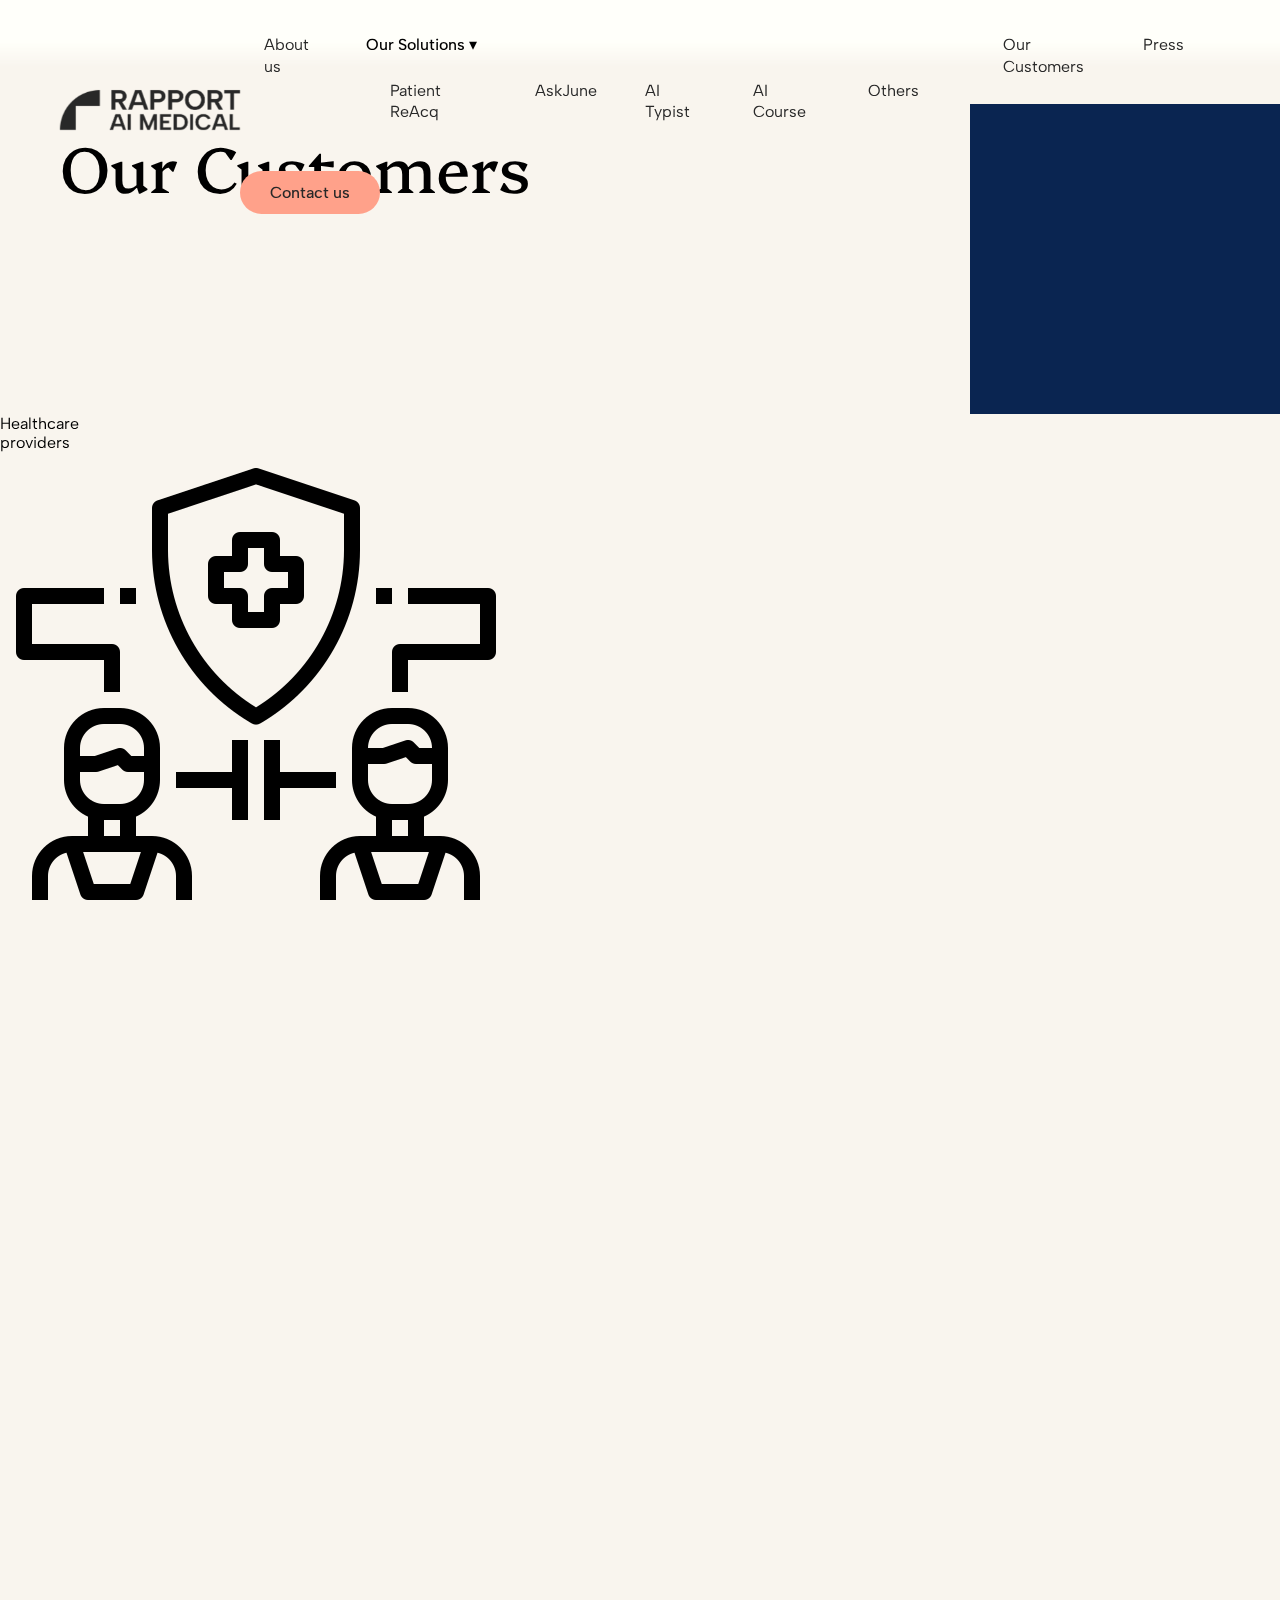
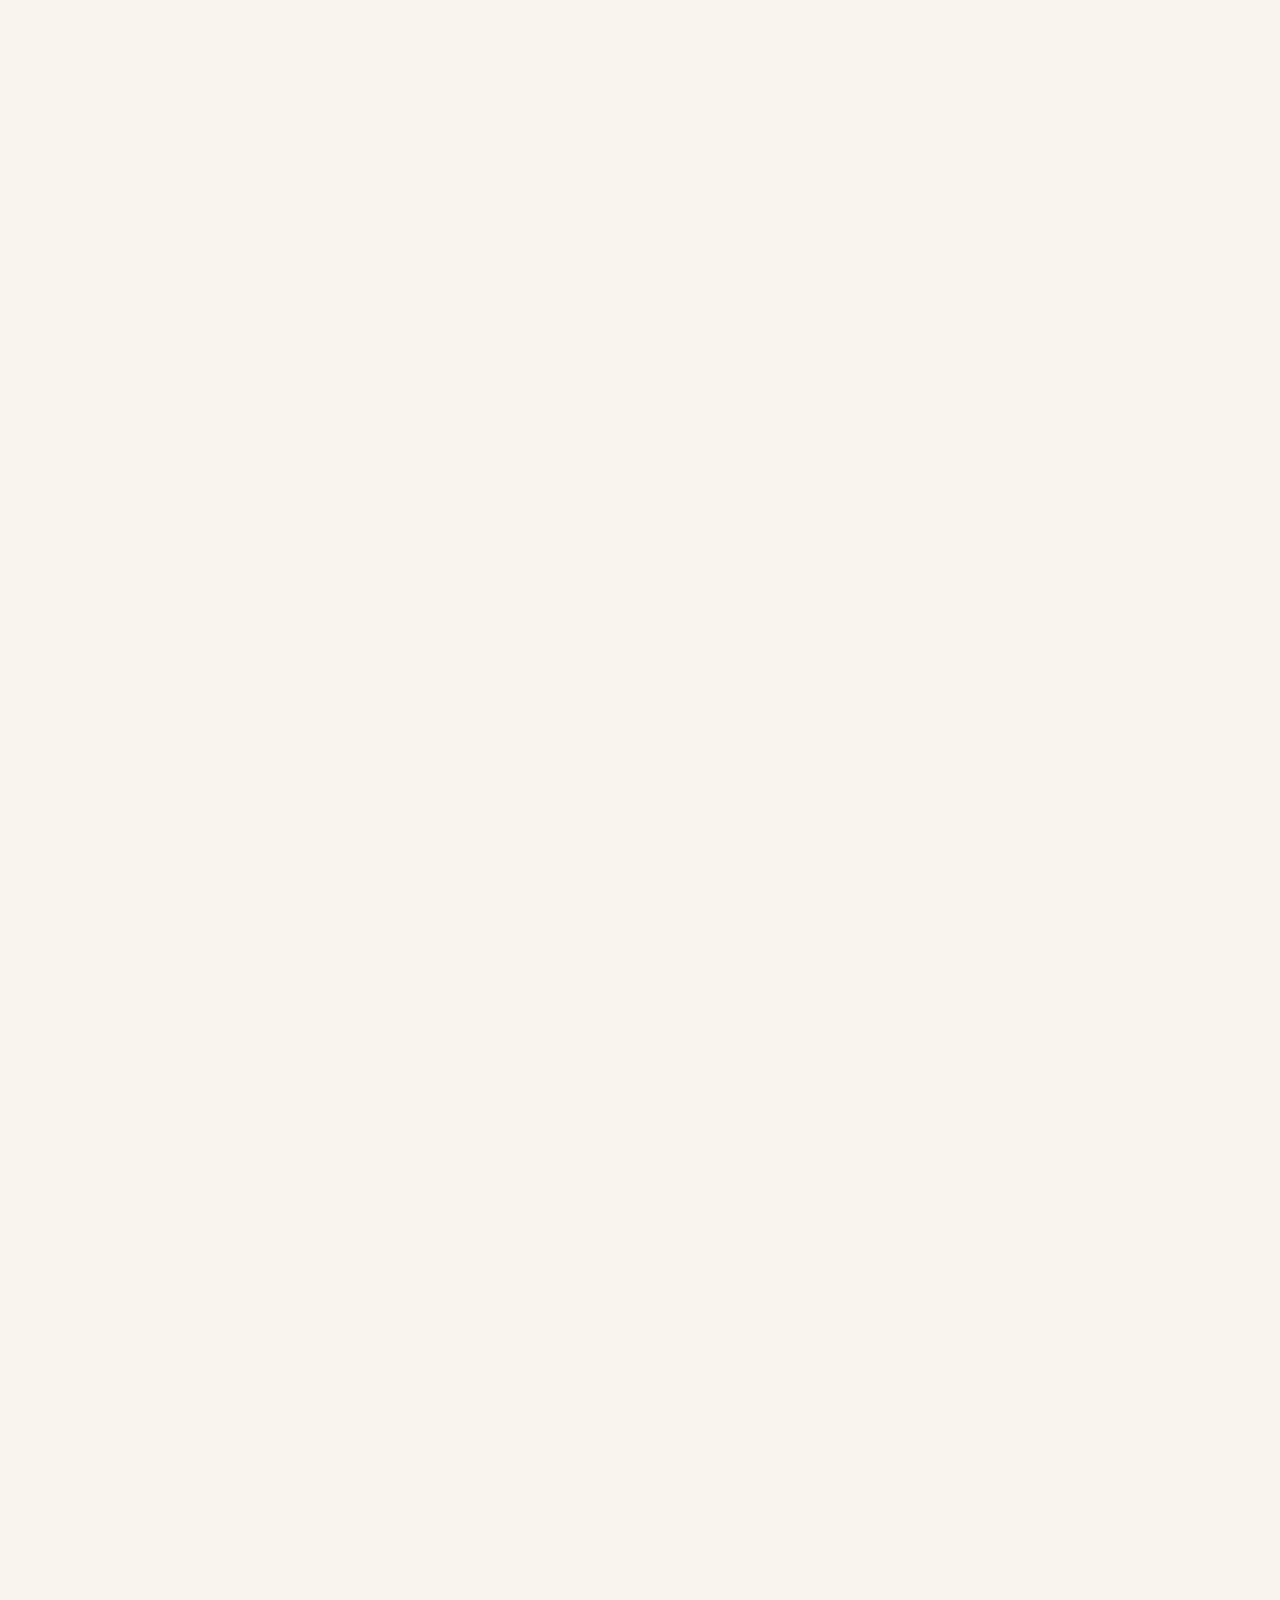
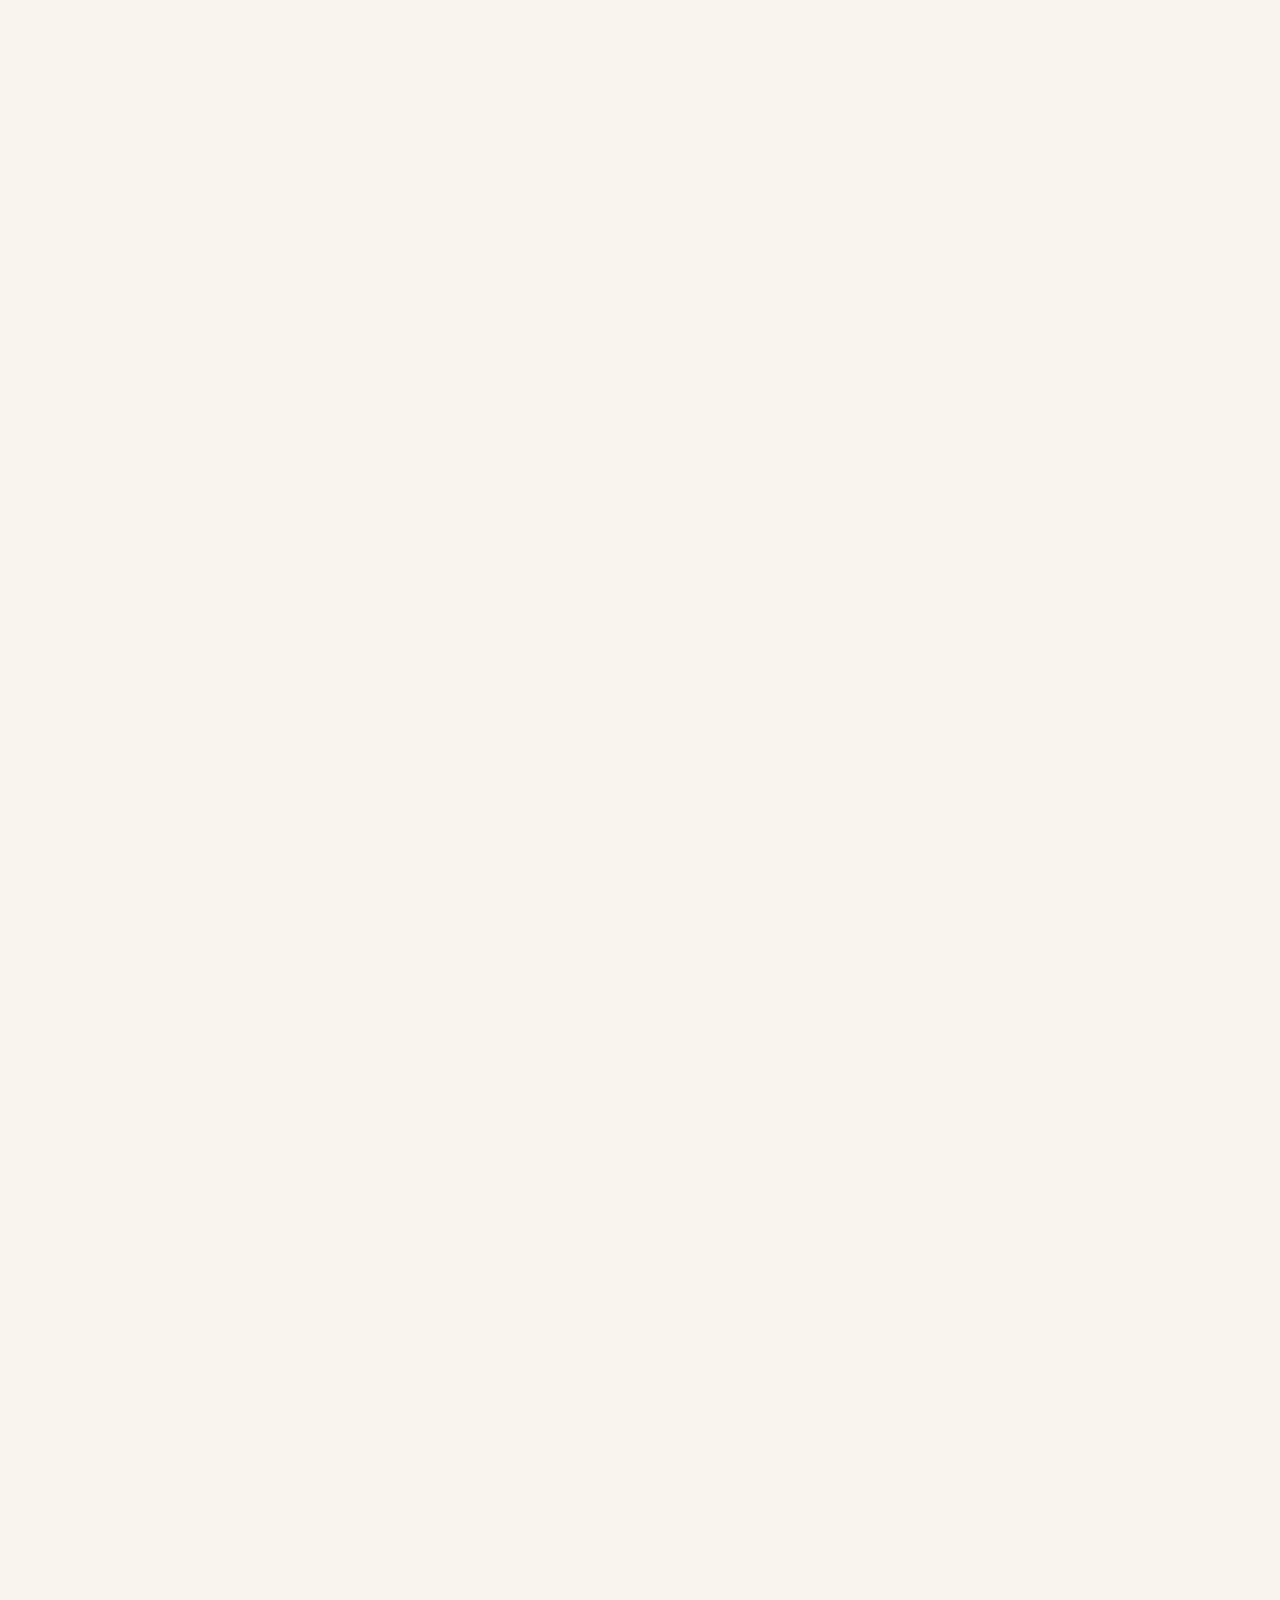
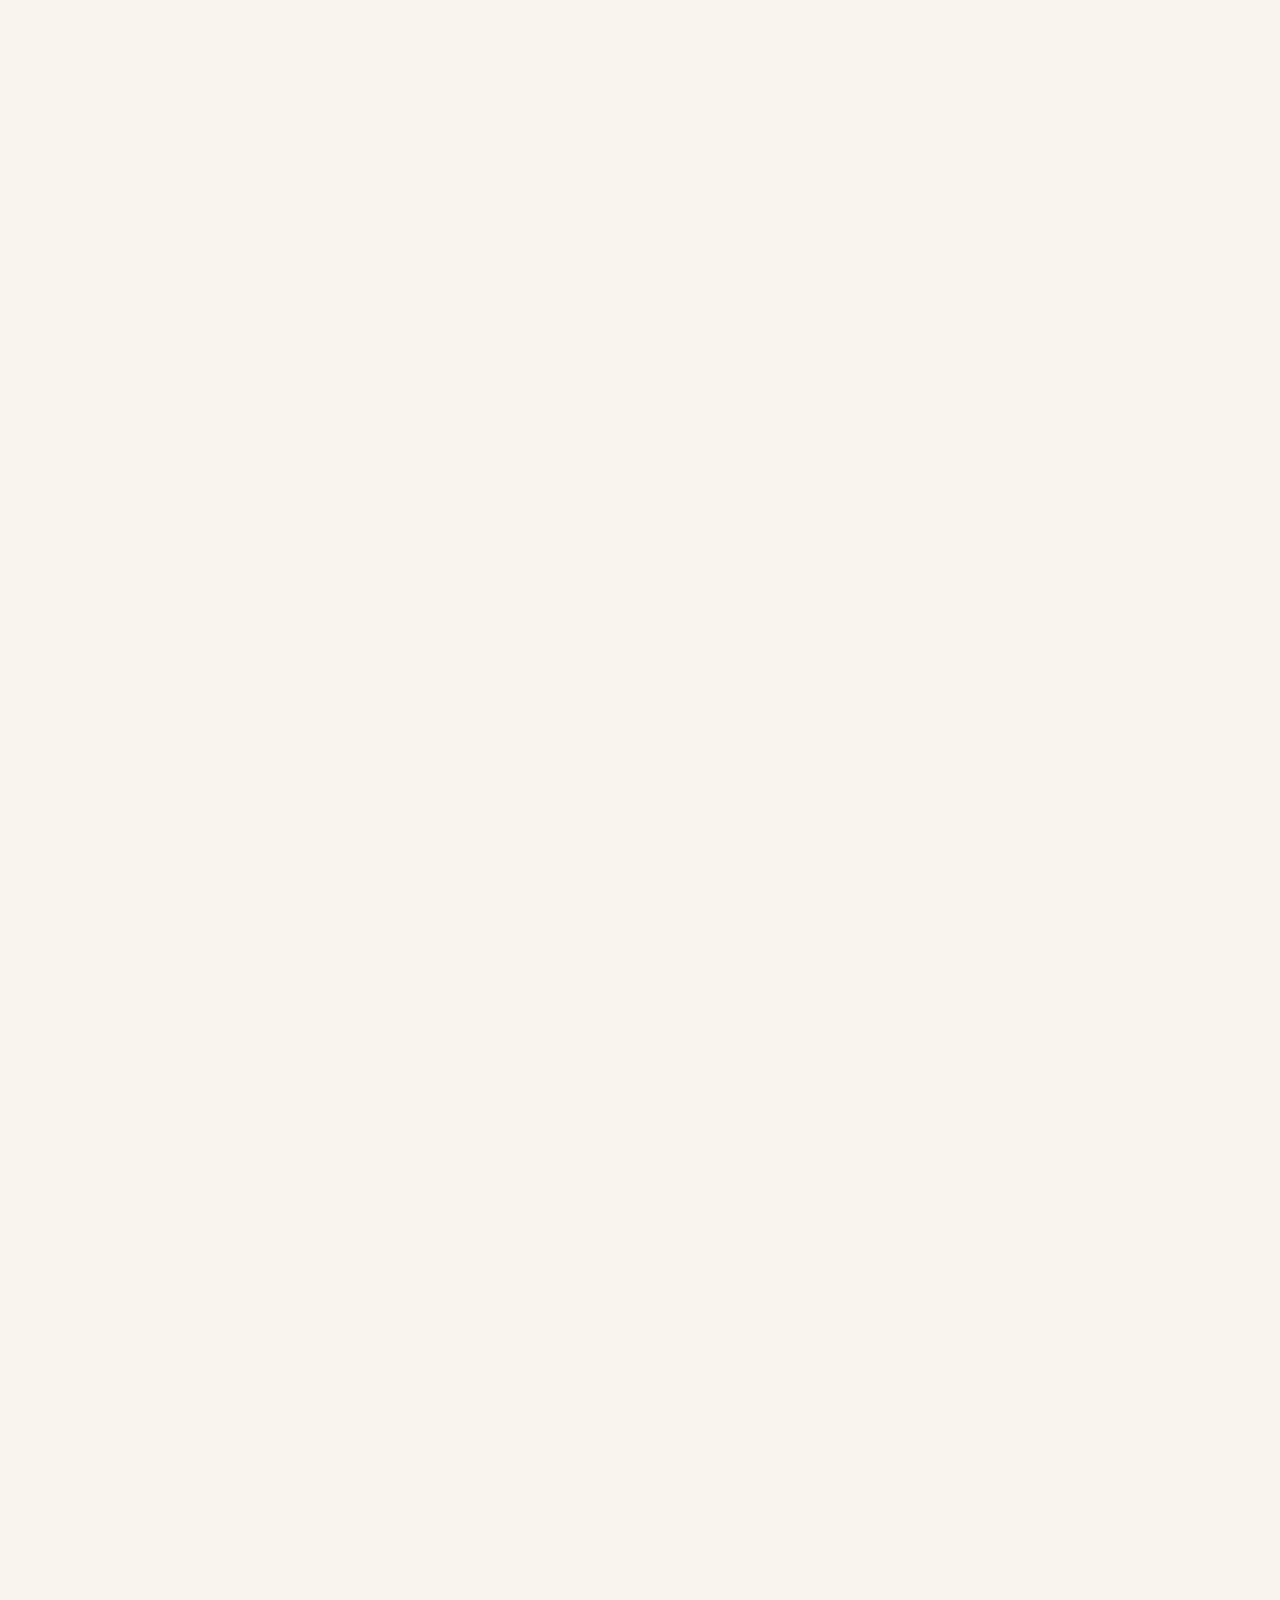
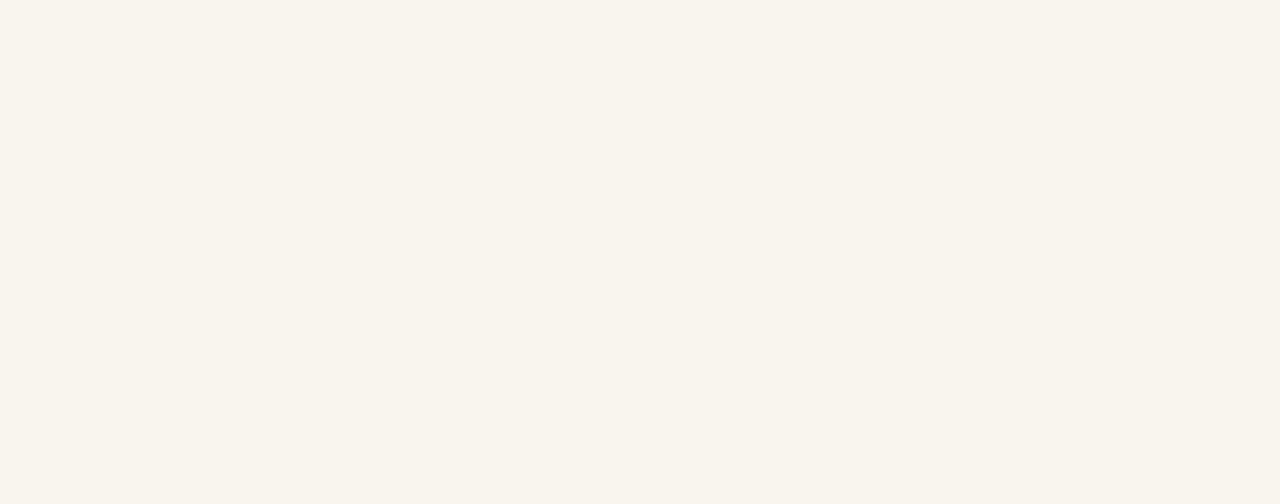
<file: customers.html>
<!DOCTYPE html>
<html lang="en">

<head>
  <link rel="stylesheet" href="styles/reset.css">
  <link rel="stylesheet" type="text/css" href="styles/style.css">
  <link rel="stylesheet" href="https://cdnjs.cloudflare.com/ajax/libs/font-awesome/4.7.0/css/font-awesome.min.css">
  <link rel="preconnect" href="https://fonts.googleapis.com">
  <link rel="preconnect" href="https://fonts.gstatic.com" crossorigin>
  <link
    href="https://fonts.googleapis.com/css2?family=Albert+Sans:ital,wght@0,100..900;1,100..900&family=Platypi:ital,wght@0,300..800;1,300..800&display=swap"
    rel="stylesheet">
  <link rel="shortcut icon" href="assets/favicon/favicon.ico" type="image/x-icon">
  <link rel="icon" href="assets/favicon/favicon.ico" type="image/x-icon">
  <link rel="apple-touch-icon" sizes="180x180" href="assets/favicon/apple-touch-icon.png">
  <link rel="icon" type="image/png" sizes="32x32" href="assets/favicon/favicon-32x32.png">
  <link rel="icon" type="image/png" sizes="16x16" href="assets/favicon/favicon-16x16.png">
  <link rel="icon" type="image/png" sizes="192x192" href="assets/favicon/android-chrome-192x192.png">
  <link rel="icon" type="image/png" sizes="256x256" href="assets/favicon/android-chrome-256x256.png">
  <link rel="manifest" href="assets/favicon/site.webmanifest">
  <link rel="mask-icon" href="assets/favicon/safari-pinned-tab.svg" color="#ffa18a">
  <meta name="msapplication-TileColor" content="#da532c">
  <meta name="theme-color" content="#ffffff">
  <script src="styles/float-panel.js"></script>
  <meta name="viewport" content="width=device-width, initial-scale=1.0, viewport-fit=cover">

  <title>Our Customers – Rapport AI Medical</title>

  <!-- Google tag (gtag.js) -->
  <script async src="https://www.googletagmanager.com/gtag/js?id=G-BGZV0L8LGV"></script>
  <script>
    window.dataLayer = window.dataLayer || [];
    function gtag() { dataLayer.push(arguments); }
    gtag('js', new Date());

    gtag('config', 'G-BGZV0L8LGV');
  </script>
</head>

<body>
  <header id="nav">
    <div class="blur"></div>
    <div class="nav-content">
      <a href="/"><img src="assets/Rapport-logo-RGB_full_black.png" class="logo" alt="Rapport AI Medical logo"></a>
      <div class="menu">
        <ul>
          <li><a href="about">About us</a></li>
          <li class="has-dropdown">
            <button type="button" class="nav-parent" aria-expanded="false">
              Our Solutions <span class="nav-caret" aria-hidden="true">&#9662;</span>
            </button>
            <ul class="submenu">
              <li><a href="patient-reacq">Patient ReAcq</a></li>
              <li><a href="product">AskJune</a></li>
              <li><a href="ai-typist">AI Typist</a></li>
              <li><a href="ai-course">AI Course</a></li>
              <li><a href="others">Others</a></li>
            </ul>
          </li>
          <li><a href="customers">Our Customers</a></li>
          <li><a href="press">Press</a></li>
        </ul>
        <button type="button" class="button coral"><a href="contact">Contact us</a></button>
      </div>
      <div class="hamburger">
        <div class="line1"></div>
        <div class="line2"></div>
        <div class="line3"></div>
      </div>
      <div id="dropdown" class="dropdown">
        <ul>
          <li><a href="about">About us</a></li>
          <li class="mobile-group">
            <span>Our Solutions</span>
            <ul class="mobile-submenu">
              <li><a href="patient-reacq">Patient ReAcq</a></li>
              <li><a href="product">AskJune</a></li>
              <li><a href="ai-typist">AI Typist</a></li>
              <li><a href="ai-course">AI Course</a></li>
              <li><a href="others">Others</a></li>
            </ul>
          </li>
          <li><a href="customers">Our Customers</a></li>
          <li><a href="press">Press</a></li>
          <li><a href="contact">Contact</a></li>
        </ul>
      </div>
    </div>
  </header>

  <section id="about" class="page hero purple">
    <div class="page_title">
      <h1>Our Customers</h1>
      <div class="graphic darkblue">
        <div class="quadrant purple round_BR"></div>
      </div>
    </div>
  </section>

  <section class="healthcare-section">
    <div class="healthcare-header">
      <div class="healthcare-badge">Healthcare<br>providers</div>
      <div class="healthcare-graphic">
        <div class="healthcare-abstract"></div>
      </div>
    </div>

    <div class="healthcare-benefits">
      <div class="healthcare-card">
        <img src="assets/Our_Customers_patient_connection.png" alt="Better patient connection"
          class="healthcare-card-icon">
        <h3>Better patient connection</h3>
        <ul>
          <li>
            <img src="assets/Our_Customers_checkmark.png" alt="Checkmark" class="healthcare-checkmark">
            Reach and convert more customers
          </li>
          <li>
            <img src="assets/Our_Customers_checkmark.png" alt="Checkmark" class="healthcare-checkmark">
            Become patient's first point-of-call
          </li>
          <li>
            <img src="assets/Our_Customers_checkmark.png" alt="Checkmark" class="healthcare-checkmark">
            Strengthen doctor-patient rapport & loyalty
          </li>
        </ul>
      </div>

      <div class="healthcare-card">
        <img src="assets/Our_Customers_transform_operations.png" alt="Transform operations"
          class="healthcare-card-icon">
        <h3>Transform operations</h3>
        <ul>
          <li>
            <img src="assets/Our_Customers_checkmark.png" alt="Checkmark" class="healthcare-checkmark">
            Streamline & elevate clinical workflow
          </li>
          <li>
            <img src="assets/Our_Customers_checkmark.png" alt="Checkmark" class="healthcare-checkmark">
            Improve triaging speed, accuracy & consistency
          </li>
          <li>
            <img src="assets/Our_Customers_checkmark.png" alt="Checkmark" class="healthcare-checkmark">
            AI-powered point of care diagnostic & clinical support
          </li>
        </ul>
      </div>

      <div class="healthcare-card">
        <img src="assets/Our_Customers_big_data.png" alt="Benefit from big data" class="healthcare-card-icon">
        <h3>Benefit from big data</h3>
        <ul>
          <li>
            <img src="assets/Our_Customers_checkmark.png" alt="Checkmark" class="healthcare-checkmark">
            Understand your customers better
          </li>
          <li>
            <img src="assets/Our_Customers_checkmark.png" alt="Checkmark" class="healthcare-checkmark">
            Take advantage of actionable insights in mgmt, R&D, operations
          </li>
          <li>
            <img src="assets/Our_Customers_checkmark.png" alt="Checkmark" class="healthcare-checkmark">
            Identify market trends, opportunities and risk areas
          </li>
        </ul>
      </div>
    </div>

    <div class="healthcare-summary">
      <div class="healthcare-summary-text">
        Improve <span class="healthcare-highlight">operational efficiency</span>, Increase <span
          class="healthcare-highlight">clinical capacity</span>, Enhance <span class="healthcare-highlight">service
          quality</span>
      </div>
    </div>
  </section>

  <section class="insurance-section">
    <div class="insurance-header">
      <div class="insurance-badge">Insurance<br>providers</div>
      <div class="insurance-graphic">
        <div class="insurance-abstract"></div>
      </div>
    </div>

    <div class="insurance-benefits">
      <div class="insurance-card">
        <img src="assets/Our_Customers_checkmark.png" alt="Checkmark" class="insurance-checkmark">
        <img src="assets/Our_Customers_platform_engagement.png" alt="Platform engagement" class="insurance-card-icon">
        <h3>Increase platform engagement and customer loyalty</h3>
        <p>Create an attractive and intuitive platform to service your member's entire customer care journey, from
          enquiry, evaluation, booking & claim.</p>
      </div>

      <div class="insurance-card">
        <img src="assets/Our_Customers_checkmark.png" alt="Checkmark" class="insurance-checkmark">
        <img src="assets/Our_Customers_reduce_claims.png" alt="Reduce claim costs" class="insurance-card-icon">
        <h3>Reduce claim costs</h3>
        <p>(1) Improve claim cost ratios by increasing uptake for Network Doctors & (2) Lower claim wastage by reducing
          doctor-shopping behaviour, with the use of intelligent doctor-matching algorithms.</p>
      </div>

      <div class="insurance-card">
        <img src="assets/Our_Customers_checkmark.png" alt="Checkmark" class="insurance-checkmark">
        <img src="assets/Our_Customers_attract_signups.png" alt="Attract sign-ups" class="insurance-card-icon">
        <h3>Stand out from other providers & Attract more sign-ups</h3>
        <p>Boost market exposure and reach by offering unique market leading member exclusive AI features.</p>
      </div>

      <div class="insurance-card">
        <img src="assets/Our_Customers_checkmark.png" alt="Checkmark" class="insurance-checkmark">
        <img src="assets/Our_Customers_boost_stp.png" alt="Boost STP rate" class="insurance-card-icon">
        <h3>Boost STP rate and replace fragmented & tedious procedures</h3>
        <p>Simplify, consolidate and streamline the medical query, provider matching and appointment booking processes.
        </p>
      </div>

      <div class="insurance-card">
        <img src="assets/Our_Customers_checkmark.png" alt="Checkmark" class="insurance-checkmark">
        <img src="assets/Our_Customers_lower_risks.png" alt="Lower claim risks" class="insurance-card-icon">
        <h3>Lower future claim risks & overall claim sizes</h3>
        <p>Encourage early detection and seeking of medical care, reducing severity and complication of medical
          conditions.</p>
      </div>

      <div class="insurance-card">
        <img src="assets/Our_Customers_checkmark.png" alt="Checkmark" class="insurance-checkmark">
        <img src="assets/Our_Customers_access_data.png" alt="Access data" class="insurance-card-icon">
        <h3>Access a deeper level of data</h3>
        <p>Understand your members better and create more personalised approaches in customer service & targeted
          marketing. Identify market trends, opportunities and risk areas.</p>
      </div>
    </div>
  </section>

  <section id="CTA" class="coral"></section>

  <footer>
    <div id="footer"></div>
  </footer>


  <script src="styles/script.js" defer></script>

</body>

</html>
</file>
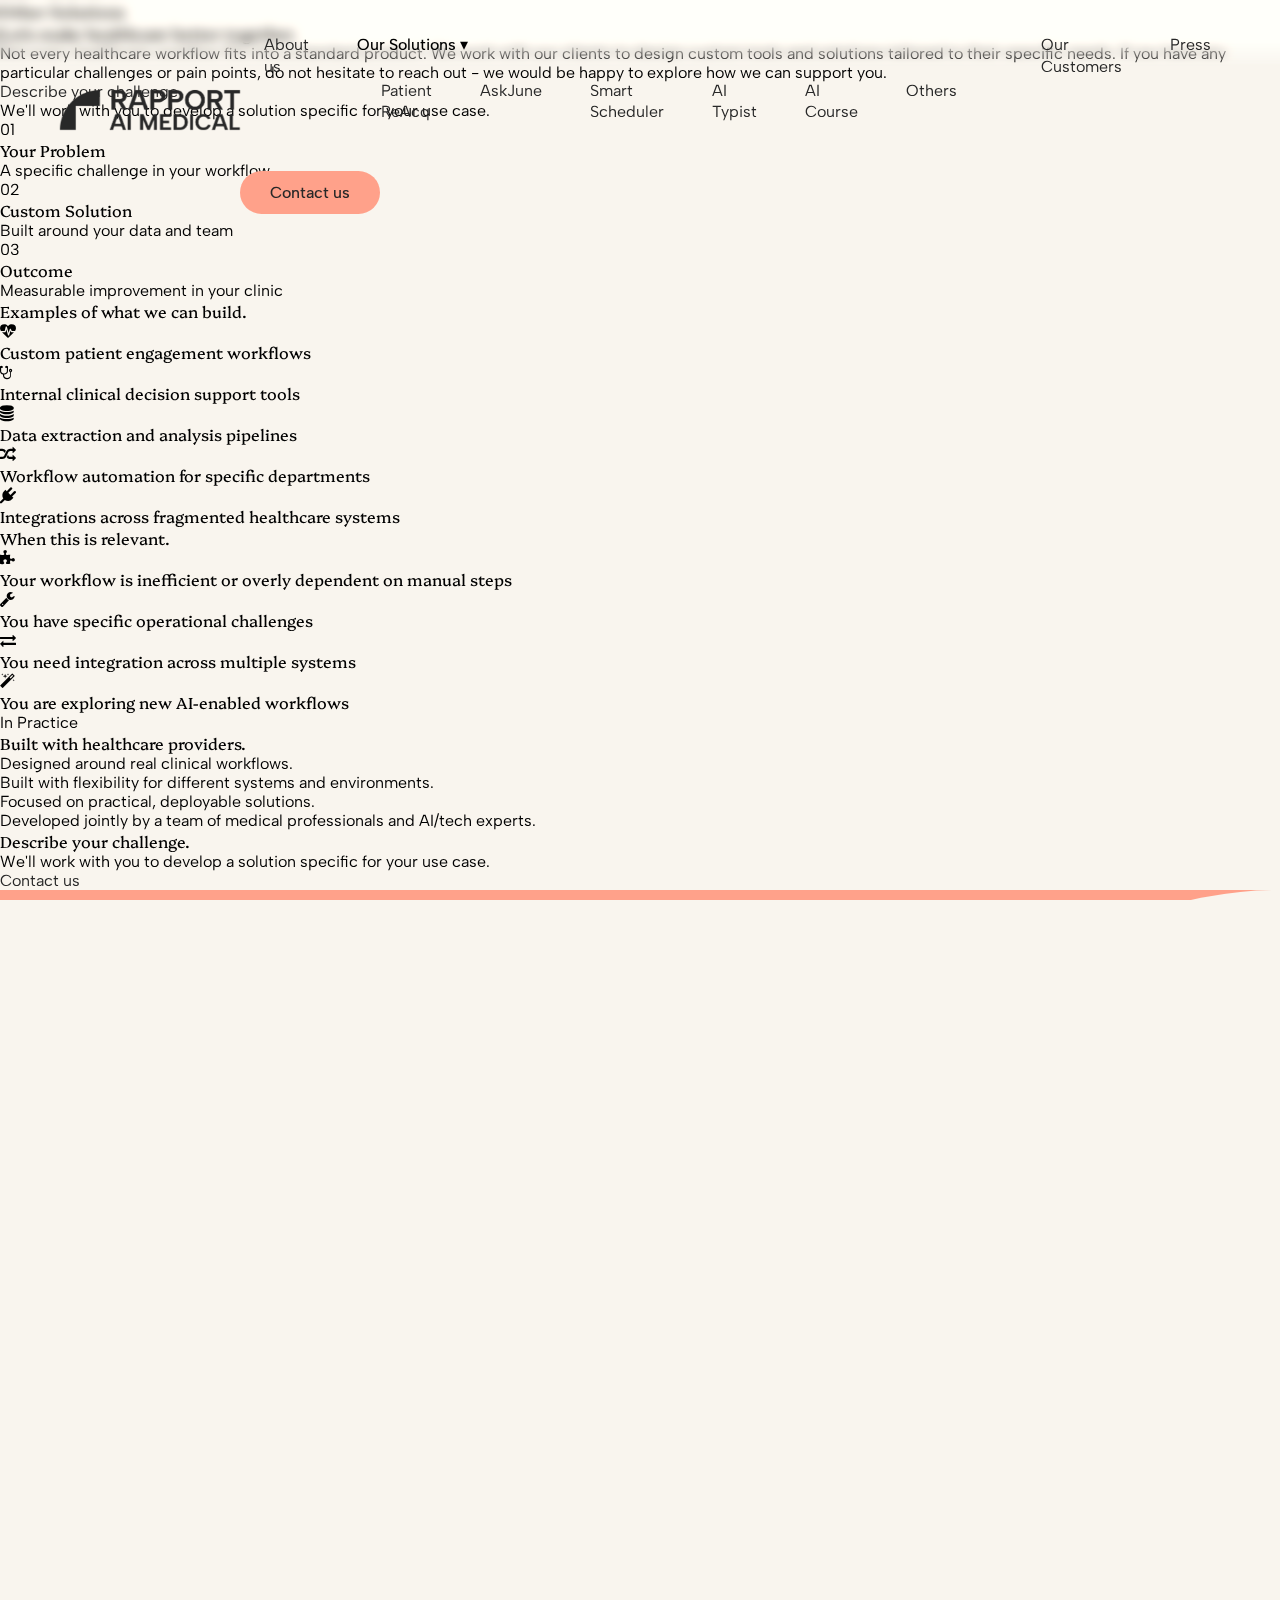
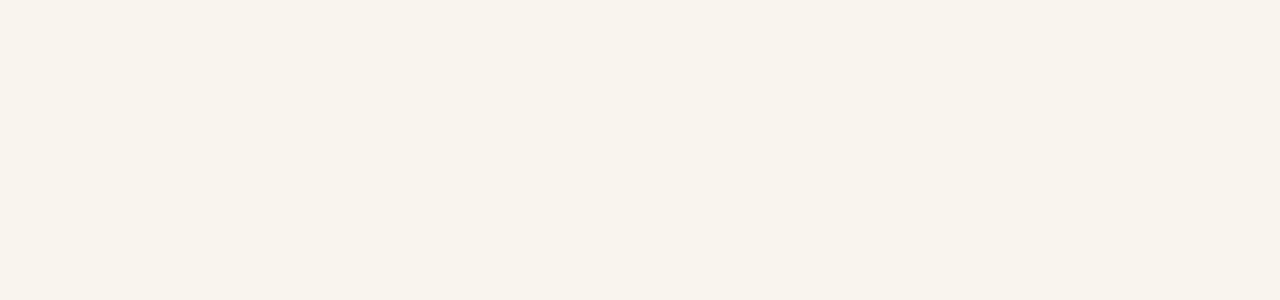
<file: others.html>
<!DOCTYPE html>
<html lang="en">

<head>
  <link rel="stylesheet" href="styles/reset.css">
  <link rel="stylesheet" type="text/css" href="styles/style.css">
  <link rel="stylesheet" href="https://cdnjs.cloudflare.com/ajax/libs/font-awesome/4.7.0/css/font-awesome.min.css">
  <link rel="preconnect" href="https://fonts.googleapis.com">
  <link rel="preconnect" href="https://fonts.gstatic.com" crossorigin>
  <link
    href="https://fonts.googleapis.com/css2?family=Albert+Sans:ital,wght@0,100..900;1,100..900&family=Platypi:ital,wght@0,300..800;1,300..800&display=swap"
    rel="stylesheet">
  <link rel="shortcut icon" href="assets/favicon/favicon.ico" type="image/x-icon">
  <link rel="icon" href="assets/favicon/favicon.ico" type="image/x-icon">
  <link rel="apple-touch-icon" sizes="180x180" href="assets/favicon/apple-touch-icon.png">
  <link rel="icon" type="image/png" sizes="32x32" href="assets/favicon/favicon-32x32.png">
  <link rel="icon" type="image/png" sizes="16x16" href="assets/favicon/favicon-16x16.png">
  <link rel="icon" type="image/png" sizes="192x192" href="assets/favicon/android-chrome-192x192.png">
  <link rel="icon" type="image/png" sizes="256x256" href="assets/favicon/android-chrome-256x256.png">
  <link rel="manifest" href="assets/favicon/site.webmanifest">
  <link rel="mask-icon" href="assets/favicon/safari-pinned-tab.svg" color="#ffa18a">
  <meta name="msapplication-TileColor" content="#da532c">
  <meta name="theme-color" content="#ffffff">
  <script src="styles/float-panel.js"></script>
  <meta name="viewport" content="width=device-width, initial-scale=1.0, viewport-fit=cover">

  <title>Others - Rapport AI Medical</title>

  <script async src="https://www.googletagmanager.com/gtag/js?id=G-BGZV0L8LGV"></script>
  <script>
    window.dataLayer = window.dataLayer || [];
    function gtag() { dataLayer.push(arguments); }
    gtag("js", new Date());

    gtag("config", "G-BGZV0L8LGV");
  </script>
</head>

<body>
  <header id="nav">
    <div class="blur"></div>
    <div class="nav-content">
      <a href="/"><img src="assets/Rapport-logo-RGB_full_black.png" class="logo" alt="Rapport AI Medical logo"></a>
      <div class="menu">
        <ul>
          <li><a href="about">About us</a></li>
          <li class="has-dropdown">
            <button type="button" class="nav-parent" aria-expanded="false">
              Our Solutions <span class="nav-caret" aria-hidden="true">&#9662;</span>
            </button>
            <ul class="submenu">
              <li><a href="patient-reacq">Patient ReAcq</a></li>
              <li><a href="product">AskJune</a></li>
              <li><a href="smart-scheduler">Smart Scheduler</a></li>
              <li><a href="ai-typist">AI Typist</a></li>
              <li><a href="ai-course">AI Course</a></li>
              <li><a href="others">Others</a></li>
            </ul>
          </li>
          <li><a href="customers">Our Customers</a></li>
          <li><a href="press">Press</a></li>
        </ul>
        <button type="button" class="button coral"><a href="contact">Contact us</a></button>
      </div>
      <div class="hamburger">
        <div class="line1"></div>
        <div class="line2"></div>
        <div class="line3"></div>
      </div>
      <div id="dropdown" class="dropdown">
        <ul>
          <li><a href="about">About us</a></li>
          <li class="mobile-group">
            <span>Our Solutions</span>
            <ul class="mobile-submenu">
              <li><a href="patient-reacq">Patient ReAcq</a></li>
              <li><a href="product">AskJune</a></li>
              <li><a href="smart-scheduler">Smart Scheduler</a></li>
              <li><a href="ai-typist">AI Typist</a></li>
              <li><a href="ai-course">AI Course</a></li>
              <li><a href="others">Others</a></li>
            </ul>
          </li>
          <li><a href="customers">Our Customers</a></li>
          <li><a href="press">Press</a></li>
          <li><a href="contact">Contact</a></li>
        </ul>
      </div>
    </div>
  </header>

  <main class="product-page theme-sand">
    <section class="product-hero">
      <div class="product-shell">
        <div>
          <h2 class="product-name">Other Solutions</h2>
          <h1>Let's make healthcare better together.</h1>
          <p class="product-subtitle">Not every healthcare workflow fits into a standard product. We work with our
            clients
            to design custom tools and solutions tailored to their specific needs. If you have any particular
            challenges or pain points, do not hesitate to reach out - we would be happy to explore how we can support
            you.</p>
          <div class="hero-cta-row">
            <a class="cta-button" href="mailto:admin@rapportaimedical.com?subject=Custom%20solution%20enquiry">Describe
              your challenge</a>
            <p class="cta-caption">We'll work with you to develop a solution specific for your use case.</p>
          </div>
        </div>

        <div class="hero-visual flow-visual">
          <div class="flow-step">
            <span class="flow-step-num">01</span>
            <h3>Your Problem</h3>
            <p>A specific challenge in your workflow</p>
          </div>
          <div class="flow-arrow" aria-hidden="true"></div>
          <div class="flow-step">
            <span class="flow-step-num">02</span>
            <h3>Custom Solution</h3>
            <p>Built around your data and team</p>
          </div>
          <div class="flow-arrow" aria-hidden="true"></div>
          <div class="flow-step">
            <span class="flow-step-num">03</span>
            <h3>Outcome</h3>
            <p>Measurable improvement in your clinic</p>
          </div>
        </div>
      </div>
    </section>

    <section class="product-section alt">
      <div class="product-shell">
        <h2>Examples of what we can build.</h2>
        <div class="feature-grid">
          <div class="feature-card">
            <i class="fa fa-heartbeat" aria-hidden="true"></i>
            <h3>Custom patient engagement workflows</h3>
          </div>
          <div class="feature-card">
            <i class="fa fa-stethoscope" aria-hidden="true"></i>
            <h3>Internal clinical decision support tools</h3>
          </div>
          <div class="feature-card">
            <i class="fa fa-database" aria-hidden="true"></i>
            <h3>Data extraction and analysis pipelines</h3>
          </div>
          <div class="feature-card">
            <i class="fa fa-random" aria-hidden="true"></i>
            <h3>Workflow automation for specific departments</h3>
          </div>
          <div class="feature-card">
            <i class="fa fa-plug" aria-hidden="true"></i>
            <h3>Integrations across fragmented healthcare systems</h3>
          </div>
        </div>
      </div>
    </section>

    <section class="product-section alt">
      <div class="product-shell">
        <h2>When this is relevant.</h2>
        <div class="mini-grid">
          <div class="audience-card">
            <i class="fa fa-puzzle-piece" aria-hidden="true"></i>
            <h3>Your workflow is inefficient or overly dependent on manual steps</h3>
          </div>
          <div class="audience-card">
            <i class="fa fa-wrench" aria-hidden="true"></i>
            <h3>You have specific operational challenges</h3>
          </div>
          <div class="audience-card">
            <i class="fa fa-exchange" aria-hidden="true"></i>
            <h3>You need integration across multiple systems</h3>
          </div>
          <div class="audience-card">
            <i class="fa fa-magic" aria-hidden="true"></i>
            <h3>You are exploring new AI-enabled workflows</h3>
          </div>
        </div>
      </div>
    </section>

    <section class="product-proof-cta-band" id="cta">
      <div class="product-shell product-proof-cta-grid">
        <div class="product-proof-panel">
          <p class="section-kicker">In Practice</p>
          <h2>Built with healthcare providers.</h2>
          <div class="proof-highlights proof-highlights-four">
            <div class="proof-highlight">
              <p>Designed around real clinical workflows.</p>
            </div>
            <div class="proof-highlight">
              <p>Built with flexibility for different systems and environments.</p>
            </div>
            <div class="proof-highlight">
              <p>Focused on practical, deployable solutions.</p>
            </div>
            <div class="proof-highlight">
              <p>Developed jointly by a team of medical professionals and AI/tech experts.</p>
            </div>
          </div>
        </div>
        <div class="product-cta-panel">
          <div class="product-cta-card">
            <h2>Describe your challenge.</h2>
            <p>We'll work with you to develop a solution specific for your use case.</p>
            <a class="cta-button" href="mailto:admin@rapportaimedical.com?subject=Custom%20solution%20enquiry">Contact
              us</a>
          </div>
        </div>
      </div>
    </section>
  </main>

  <section id="CTA" class="coral"></section>

  <footer>
    <div id="footer"></div>
  </footer>

  <script src="styles/script.js" defer></script>
</body>

</html>
</file>
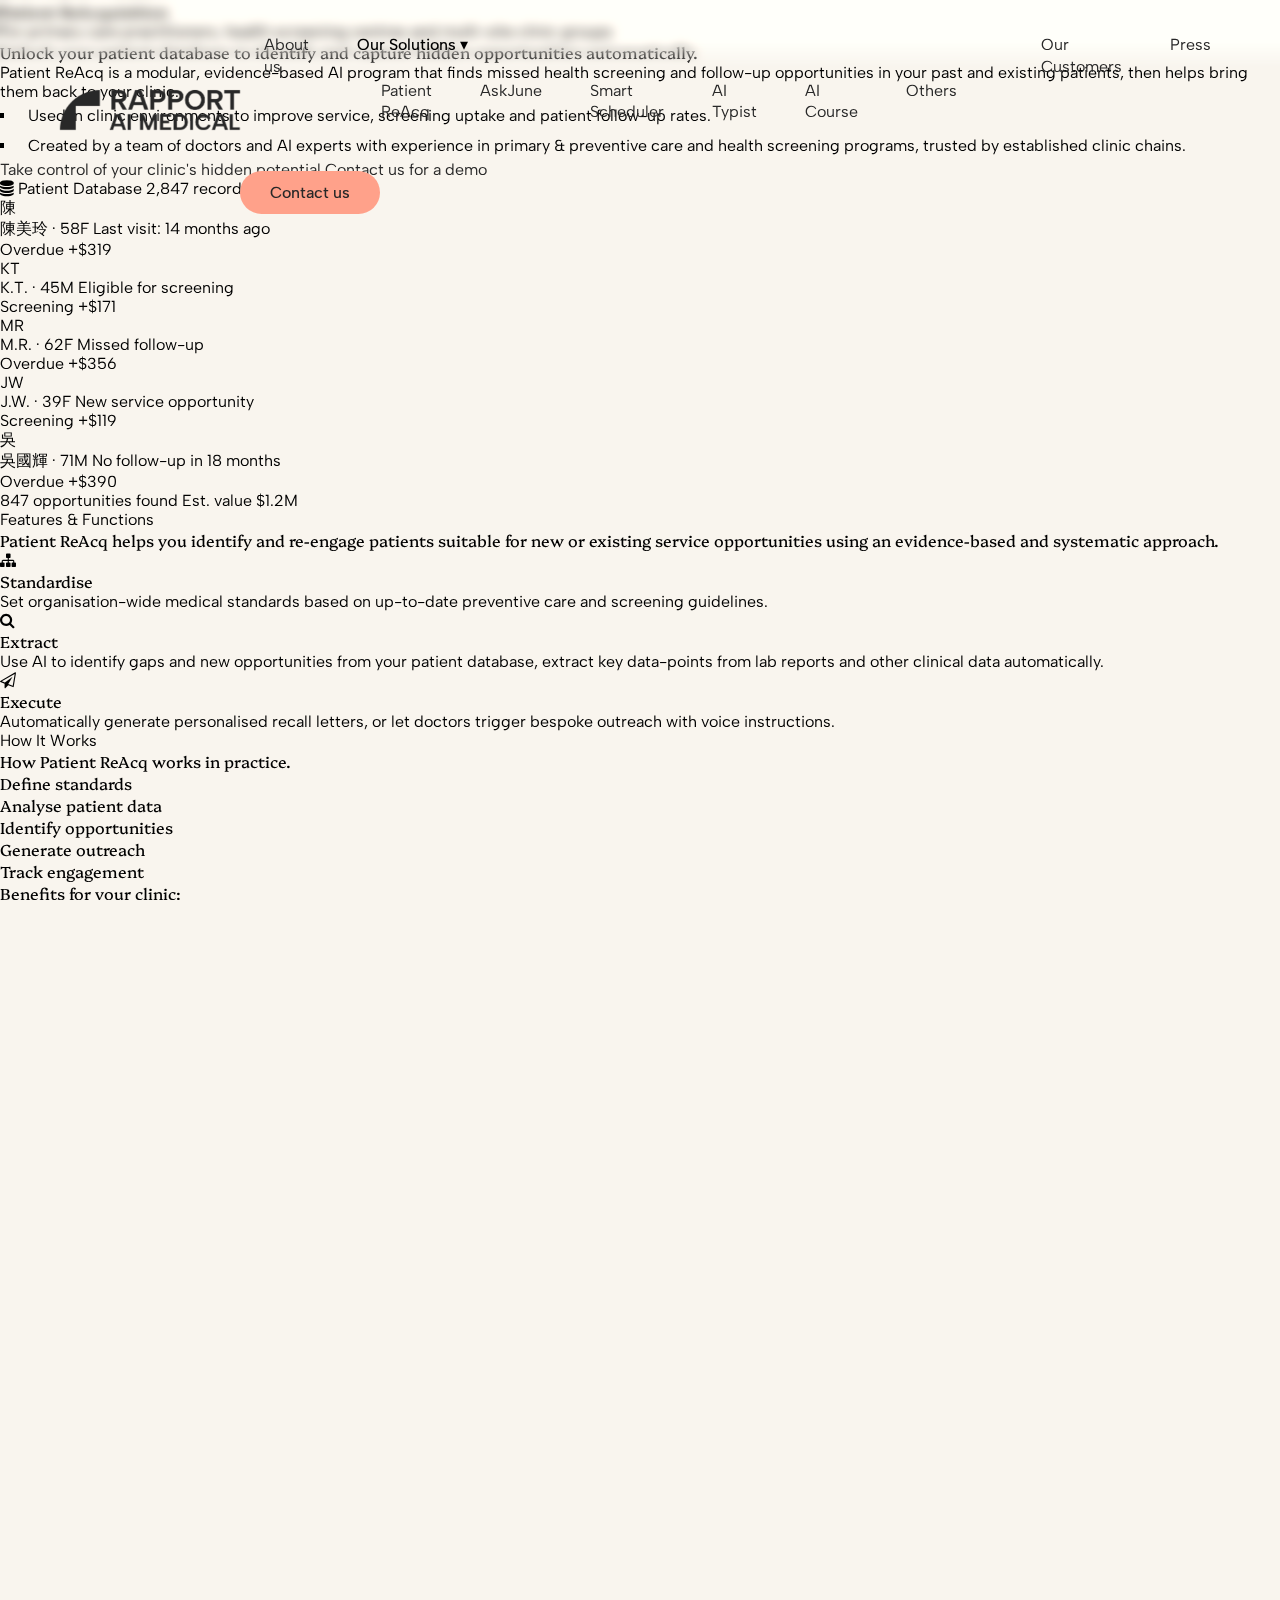
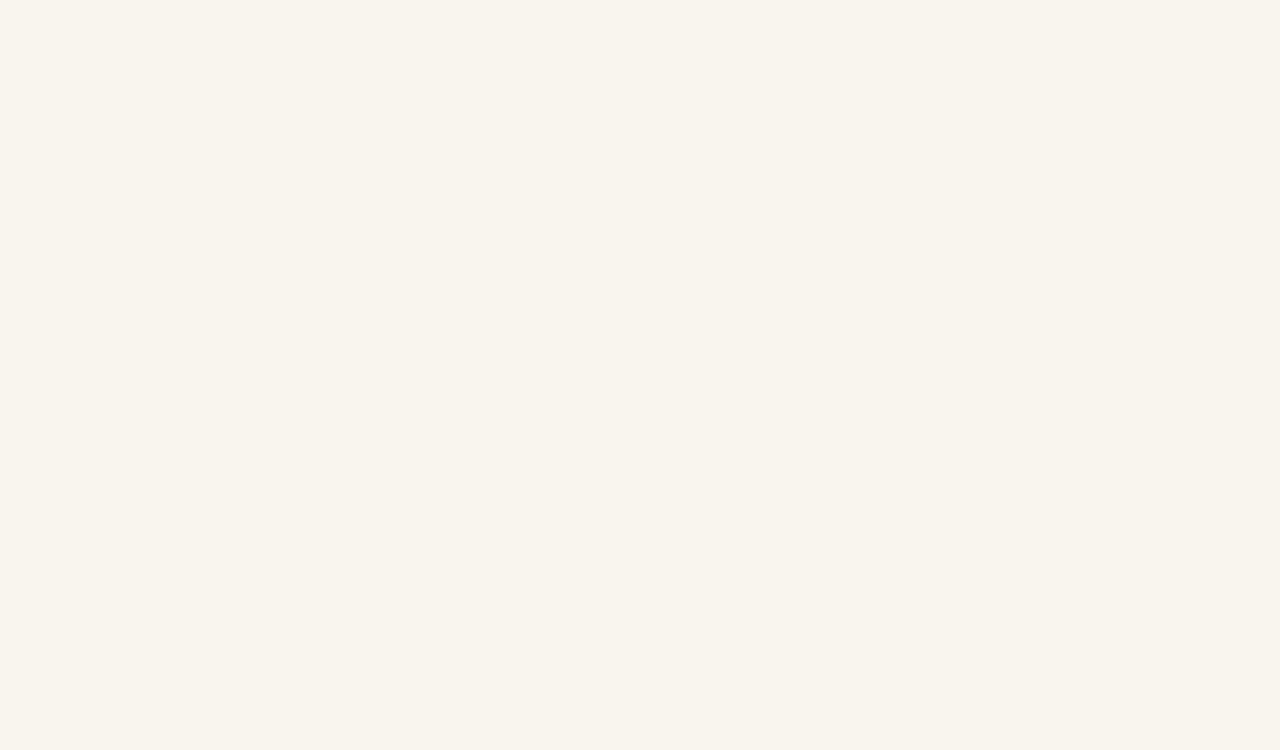
<file: patient-reacq.html>
<!DOCTYPE html>
<html lang="en">

<head>
  <link rel="stylesheet" href="styles/reset.css">
  <link rel="stylesheet" type="text/css" href="styles/style.css">
  <link rel="stylesheet" href="https://cdnjs.cloudflare.com/ajax/libs/font-awesome/4.7.0/css/font-awesome.min.css">
  <link rel="preconnect" href="https://fonts.googleapis.com">
  <link rel="preconnect" href="https://fonts.gstatic.com" crossorigin>
  <link
    href="https://fonts.googleapis.com/css2?family=Albert+Sans:ital,wght@0,100..900;1,100..900&family=Platypi:ital,wght@0,300..800;1,300..800&display=swap"
    rel="stylesheet">
  <link rel="shortcut icon" href="assets/favicon/favicon.ico" type="image/x-icon">
  <link rel="icon" href="assets/favicon/favicon.ico" type="image/x-icon">
  <link rel="apple-touch-icon" sizes="180x180" href="assets/favicon/apple-touch-icon.png">
  <link rel="icon" type="image/png" sizes="32x32" href="assets/favicon/favicon-32x32.png">
  <link rel="icon" type="image/png" sizes="16x16" href="assets/favicon/favicon-16x16.png">
  <link rel="icon" type="image/png" sizes="192x192" href="assets/favicon/android-chrome-192x192.png">
  <link rel="icon" type="image/png" sizes="256x256" href="assets/favicon/android-chrome-256x256.png">
  <link rel="manifest" href="assets/favicon/site.webmanifest">
  <link rel="mask-icon" href="assets/favicon/safari-pinned-tab.svg" color="#ffa18a">
  <meta name="msapplication-TileColor" content="#da532c">
  <meta name="theme-color" content="#ffffff">
  <script src="styles/float-panel.js"></script>
  <meta name="viewport" content="width=device-width, initial-scale=1.0, viewport-fit=cover">

  <title>Patient ReAcq - Rapport AI Medical</title>

  <script async src="https://www.googletagmanager.com/gtag/js?id=G-BGZV0L8LGV"></script>
  <script>
    window.dataLayer = window.dataLayer || [];
    function gtag() { dataLayer.push(arguments); }
    gtag("js", new Date());

    gtag("config", "G-BGZV0L8LGV");
  </script>
</head>

<body>
  <header id="nav">
    <div class="blur"></div>
    <div class="nav-content">
      <a href="/"><img src="assets/Rapport-logo-RGB_full_black.png" class="logo" alt="Rapport AI Medical logo"></a>
      <div class="menu">
        <ul>
          <li><a href="about">About us</a></li>
          <li class="has-dropdown">
            <button type="button" class="nav-parent" aria-expanded="false">
              Our Solutions <span class="nav-caret" aria-hidden="true">&#9662;</span>
            </button>
            <ul class="submenu">
              <li><a href="patient-reacq">Patient ReAcq</a></li>
              <li><a href="product">AskJune</a></li>
              <li><a href="smart-scheduler">Smart Scheduler</a></li>
              <li><a href="ai-typist">AI Typist</a></li>
              <li><a href="ai-course">AI Course</a></li>
              <li><a href="others">Others</a></li>
            </ul>
          </li>
          <li><a href="customers">Our Customers</a></li>
          <li><a href="press">Press</a></li>
        </ul>
        <button type="button" class="button coral"><a href="contact">Contact us</a></button>
      </div>
      <div class="hamburger">
        <div class="line1"></div>
        <div class="line2"></div>
        <div class="line3"></div>
      </div>
      <div id="dropdown" class="dropdown">
        <ul>
          <li><a href="about">About us</a></li>
          <li class="mobile-group">
            <span>Our Solutions</span>
            <ul class="mobile-submenu">
              <li><a href="patient-reacq">Patient ReAcq</a></li>
              <li><a href="product">AskJune</a></li>
              <li><a href="smart-scheduler">Smart Scheduler</a></li>
              <li><a href="ai-typist">AI Typist</a></li>
              <li><a href="ai-course">AI Course</a></li>
              <li><a href="others">Others</a></li>
            </ul>
          </li>
          <li><a href="customers">Our Customers</a></li>
          <li><a href="press">Press</a></li>
          <li><a href="contact">Contact</a></li>
        </ul>
      </div>
    </div>
  </header>

  <main class="product-page theme-green">
    <section class="product-hero">
      <div class="product-shell">
        <div>
          <h2 class="product-name">Patient ReAcquisition</h2>
          <p class="audience-anchor">For primary care practitioners, health screening centres and multi-site clinic groups</p>
          <h1>Unlock your patient database to identify and capture hidden opportunities automatically.</h1>
          <p class="product-subtitle">Patient ReAcq is a modular, evidence-based AI program that finds missed health
            screening and follow-up opportunities in your past and existing patients, then helps bring them back to
            your clinic.</p>
          <ul class="social-proof-inline">
            <li>Used in clinic environments to improve service, screening uptake and patient follow-up rates.</li>
            <li>Created by a team of doctors and AI experts with experience in primary &amp; preventive care and health
              screening programs, trusted by established clinic chains.</li>
          </ul>
          <div class="hero-cta-row">
            <a class="cta-button cta-button-hero-rich"
              href="mailto:admin@rapportaimedical.com?subject=Patient%20ReAcq%20demo%20request">
              <span class="cta-button-main">Take control of your clinic's hidden potential</span>
              <span class="cta-button-sub">Contact us for a demo</span>
            </a>
          </div>
        </div>

        <div class="hero-visual database-visual">
          <div class="db-header">
            <i class="fa fa-database" aria-hidden="true"></i>
            <span>Patient Database</span>
            <span class="db-count">2,847 records</span>
          </div>
          <div class="db-rows">
            <div class="db-row">
              <div class="db-avatar">陳</div>
              <div class="db-info">
                <span class="db-name">陳美玲 · 58F</span>
                <span class="db-detail">Last visit: 14 months ago</span>
              </div>
              <span class="db-badge db-badge--overdue">Overdue</span>
              <span class="db-value">+$320</span>
            </div>
            <div class="db-row">
              <div class="db-avatar">KT</div>
              <div class="db-info">
                <span class="db-name">K.T. · 45M</span>
                <span class="db-detail">Eligible for screening</span>
              </div>
              <span class="db-badge db-badge--screen">Screening</span>
              <span class="db-value">+$180</span>
            </div>
            <div class="db-row">
              <div class="db-avatar">MR</div>
              <div class="db-info">
                <span class="db-name">M.R. · 62F</span>
                <span class="db-detail">Missed follow-up</span>
              </div>
              <span class="db-badge db-badge--overdue">Overdue</span>
              <span class="db-value">+$450</span>
            </div>
            <div class="db-row">
              <div class="db-avatar">JW</div>
              <div class="db-info">
                <span class="db-name">J.W. · 39F</span>
                <span class="db-detail">New service opportunity</span>
              </div>
              <span class="db-badge db-badge--screen">Screening</span>
              <span class="db-value">+$260</span>
            </div>
            <div class="db-row">
              <div class="db-avatar">吳</div>
              <div class="db-info">
                <span class="db-name">吳國輝 · 71M</span>
                <span class="db-detail">No follow-up in 18 months</span>
              </div>
              <span class="db-badge db-badge--overdue">Overdue</span>
              <span class="db-value">+$390</span>
            </div>
          </div>
          <div class="db-footer">
            <span><strong>847</strong> opportunities found</span>
            <span class="db-total">Est. value <strong>$1.2M</strong></span>
          </div>
        </div>
      </div>
    </section>

    <section class="product-section alt">
      <div class="product-shell">
        <p class="section-kicker">Features & Functions</p>
        <h2>Patient ReAcq helps you identify and re-engage patients suitable for new or existing service opportunities
          using an evidence-based and systematic approach.</h2>
        <div class="feature-grid">
          <div class="feature-card">
            <i class="fa fa-sitemap" aria-hidden="true"></i>
            <h3>Standardise</h3>
            <p>Set organisation-wide medical standards based on up-to-date preventive care and screening guidelines.</p>
          </div>
          <div class="feature-card">
            <i class="fa fa-search" aria-hidden="true"></i>
            <h3>Extract</h3>
            <p>Use AI to identify gaps and new opportunities from your patient database, extract key data-points from
              lab reports and other clinical data automatically.</p>
          </div>
          <div class="feature-card">
            <i class="fa fa-paper-plane-o" aria-hidden="true"></i>
            <h3>Execute</h3>
            <p>Automatically generate personalised recall letters, or let doctors trigger bespoke outreach with voice
              instructions.</p>
          </div>
        </div>
      </div>
    </section>

    <section class="product-section">
      <div class="product-shell">
        <p class="section-kicker">How It Works</p>
        <h2>How Patient ReAcq works in practice.</h2>
        <ol class="how-steps">
          <li>
            <h3>Define standards</h3>
          </li>
          <li>
            <h3>Analyse patient data</h3>
          </li>
          <li>
            <h3>Identify opportunities</h3>
          </li>
          <li>
            <h3>Generate outreach</h3>
          </li>
          <li>
            <h3>Track engagement</h3>
          </li>
        </ol>
      </div>
    </section>


    <section class="product-section">
      <div class="product-shell">
        <h2>Benefits for your clinic:</h2>
        <div class="benefits-panel">
          <ul class="benefit-list">
            <li>More follow-ups and bookings.</li>
            <li>Higher utilisation of services.</li>
            <li>Better guideline adherence.</li>
            <li>Stronger patient loyalty &amp; LTV.</li>
            <li>Lower manual workload.</li>
          </ul>
        </div>
      </div>
    </section>

    <section class="product-proof-cta-band" id="cta">
      <div class="product-shell product-proof-cta-grid">
        <div class="product-proof-panel">
          <p class="section-kicker">In Practice</p>
          <h2>Proven in real clinical workflows.</h2>
          <div class="proof-grid proof-grid-evidence">
            <div class="proof-card">
              <p class="proof-quote" style="color: salmon;">"It helped us systematically identify patients due for follow up, with an evidence based approach. It easily unlocked revenue that we didn't even realise we were missing."</p>
            </div>
            <div class="proof-card proof-card-list">
              <ul class="proof-list">
                <li>Designed with doctors in line with international medical guidelines.</li>
                <li>Trusted by leading medical groups.</li>
                <li>Built to work with real patient data, lab reports and clinic systems.</li>
              </ul>
            </div>
          </div>
        </div>
        <div class="product-cta-panel">
          <div class="product-cta-card">
            <h2>Preview this using your patient data.</h2>
            <a class="cta-button cta-button-rich"
              href="mailto:admin@rapportaimedical.com?subject=Patient%20ReAcq%20demo%20request">
              <span class="cta-button-main">Contact us</span>
              <span class="cta-button-sub">for a demo</span>
            </a>
          </div>
        </div>
      </div>
    </section>

    <section class="human-note">
      <div class="product-shell">
        <div class="human-note-card">
          <h2>Why This Matters</h2>
          <p>Primary care is moving rapidly towards proactive, preventive models, and governments across the region are
            pushing for stronger primary care and regular health screening programs. Family medicine and general
            practice clinics are in a unique position to be the first line of defence: monitoring risk factors, closing
            follow-up gaps and catching issues early. With Patient ReAcq, our goal is to make it easier for clinics to
            turn good clinical intentions into systematic, data-driven action. By using AI to surface the right
            patients at the right time, we can help you deliver better care to more people, while building a more
            sustainable business.</p>
        </div>
      </div>
    </section>
  </main>

  <section id="CTA" class="coral"></section>

  <footer>
    <div id="footer"></div>
  </footer>

  <script src="styles/script.js" defer></script>
  <script>
    (function () {
      var allPatients = [
        { initials: '陳', name: '陳美玲 · 58F', detail: 'Last visit: 14 months ago',      badge: 'overdue', badgeText: 'Overdue',   val: 320 },
        { initials: 'KT', name: 'K.T. · 45M',  detail: 'Eligible for screening',          badge: 'screen',  badgeText: 'Screening', val: 180 },
        { initials: 'MR', name: 'M.R. · 62F',  detail: 'Missed follow-up',                badge: 'overdue', badgeText: 'Overdue',   val: 450 },
        { initials: 'JW', name: 'J.W. · 39F',  detail: 'New service opportunity',         badge: 'screen',  badgeText: 'Screening', val: 260 },
        { initials: '吳', name: '吳國輝 · 71M', detail: 'No follow-up in 18 months',       badge: 'overdue', badgeText: 'Overdue',   val: 390 },
        { initials: 'AL', name: 'A.L. · 52F',  detail: 'Cancer screening eligible',       badge: 'screen',  badgeText: 'Screening', val: 210 },
        { initials: 'TC', name: 'T.C. · 44M',  detail: 'Lab results not reviewed',        badge: 'overdue', badgeText: 'Overdue',   val: 290 },
        { initials: 'RN', name: 'R.N. · 67F',  detail: 'Chronic care follow-up due',      badge: 'overdue', badgeText: 'Overdue',   val: 520 },
        { initials: '林', name: '林嘉欣 · 38F', detail: 'Preventive care opportunity',     badge: 'screen',  badgeText: 'Screening', val: 155 },
        { initials: 'YP', name: 'Y.P. · 55F',  detail: 'Annual check overdue',            badge: 'overdue', badgeText: 'Overdue',   val: 340 },
        { initials: 'CM', name: 'C.M. · 49M',  detail: 'Suitable for health package',     badge: 'screen',  badgeText: 'Screening', val: 195 },
        { initials: 'SW', name: 'S.W. · 63F',  detail: 'Post-discharge follow-up missed', badge: 'overdue', badgeText: 'Overdue',   val: 480 },
        { initials: 'DN', name: 'D.N. · 47M',  detail: 'Diabetic review outstanding',     badge: 'overdue', badgeText: 'Overdue',   val: 310 },
        { initials: 'FL', name: 'F.L. · 60F',  detail: 'Bone density screening due',      badge: 'screen',  badgeText: 'Screening', val: 230 },
        { initials: '李', name: '李志明 · 55M', detail: 'Cardiovascular check overdue',    badge: 'overdue', badgeText: 'Overdue',   val: 415 },
        { initials: 'VT', name: 'V.T. · 41F',  detail: 'Postnatal follow-up missed',      badge: 'overdue', badgeText: 'Overdue',   val: 275 },
      ];

      var visibleIndices = [0, 1, 2, 3, 4];
      var current = [320, 180, 450, 260, 390];

      function init() {
        var rows = document.querySelectorAll('.db-row');
        if (!rows.length) return;

        var widgetVisible = true;
        var widget = document.querySelector('.database-visual');
        if (widget && 'IntersectionObserver' in window) {
          new IntersectionObserver(function (entries) {
            widgetVisible = entries[0].isIntersecting;
          }, { threshold: 0.1 }).observe(widget);
        }

        function burstDollars(el) {
          var elRect = el.getBoundingClientRect();
          var widgetRect = widget.getBoundingClientRect();
          var cx = elRect.left + elRect.width / 2 - widgetRect.left;
          var cy = elRect.top + elRect.height / 2 - widgetRect.top;
          var count = 5;
          for (var b = 0; b < count; b++) {
            var span = document.createElement('span');
            span.textContent = '$';
            span.className = 'dollar-burst';
            var angle = (b / count) * Math.PI * 2 + (Math.random() * 0.8);
            var dist = 22 + Math.random() * 22;
            span.style.left = cx + 'px';
            span.style.top = cy + 'px';
            span.style.setProperty('--dx', Math.cos(angle) * dist + 'px');
            span.style.setProperty('--dy', Math.sin(angle) * dist + 'px');
            widget.appendChild(span);
            span.addEventListener('animationend', function () { this.remove(); });
          }
        }

        // Phase 1: count up each value from 0 to its base on load
        rows.forEach(function (row, i) {
          var valEl = row.querySelector('.db-value');
          var target = allPatients[i].val;
          var duration = 900;
          var delay = i * 200;
          var startTime = null;
          function step(ts) {
            if (!startTime) startTime = ts + delay;
            if (ts < startTime) { requestAnimationFrame(step); return; }
            var p = Math.min((ts - startTime) / duration, 1);
            var eased = 1 - Math.pow(1 - p, 3);
            valEl.textContent = '+$' + Math.round(eased * target).toLocaleString();
            if (p < 1) { requestAnimationFrame(step); } else { burstDollars(valEl); }
          }
          requestAnimationFrame(step);
        });

        // Phase 2: continuous dollar ticks upward
        setTimeout(function () {
          function tick() {
            if (widgetVisible) {
              var liveRows = document.querySelectorAll('.db-row');
              var i = Math.floor(Math.random() * liveRows.length);
              var inc = Math.floor(Math.random() * 150) + 75;
              current[i] += inc;
              var valEl = liveRows[i].querySelector('.db-value');
              valEl.textContent = '+$' + current[i].toLocaleString();
              valEl.classList.remove('db-value--tick');
              void valEl.offsetWidth;
              valEl.classList.add('db-value--tick');
              setTimeout(function () { valEl.classList.remove('db-value--tick'); }, 500);
              burstDollars(valEl);
            }
            setTimeout(tick, Math.random() * 300 + 200);
          }
          tick();
        }, 1600);

        // Phase 3: continuously swap patient cards
        setTimeout(function () {
          function swapNext() {
            var liveRows = document.querySelectorAll('.db-row');
            var rowPos = Math.floor(Math.random() * liveRows.length);
            var row = liveRows[rowPos];

            // Pick a patient not currently visible
            var nextIdx, attempts = 0;
            do {
              nextIdx = Math.floor(Math.random() * allPatients.length);
              attempts++;
            } while (visibleIndices.indexOf(nextIdx) !== -1 && attempts < 30);

            // Slide out
            row.classList.remove('db-row--settled');
            row.classList.add('db-row--out');

            setTimeout(function () {
              var p = allPatients[nextIdx];
              row.querySelector('.db-avatar').textContent = p.initials;
              row.querySelector('.db-name').textContent = p.name;
              row.querySelector('.db-detail').textContent = p.detail;
              var badge = row.querySelector('.db-badge');
              badge.textContent = p.badgeText;
              badge.className = 'db-badge db-badge--' + p.badge;
              var valEl = row.querySelector('.db-value');
              valEl.textContent = '+$' + p.val.toLocaleString();
              current[rowPos] = p.val;
              visibleIndices[rowPos] = nextIdx;

              row.classList.remove('db-row--out');
              row.classList.add('db-row--in');
              setTimeout(function () {
                row.classList.remove('db-row--in');
                row.classList.add('db-row--settled');
                burstDollars(row.querySelector('.db-value'));
              }, 420);
            }, 270);

            setTimeout(swapNext, Math.random() * 1400 + 2000);
          }
          swapNext();
        }, 3200);
      }

      if (document.readyState === 'loading') {
        document.addEventListener('DOMContentLoaded', init);
      } else {
        init();
      }
    })();
  </script>
</body>

</html>
</file>
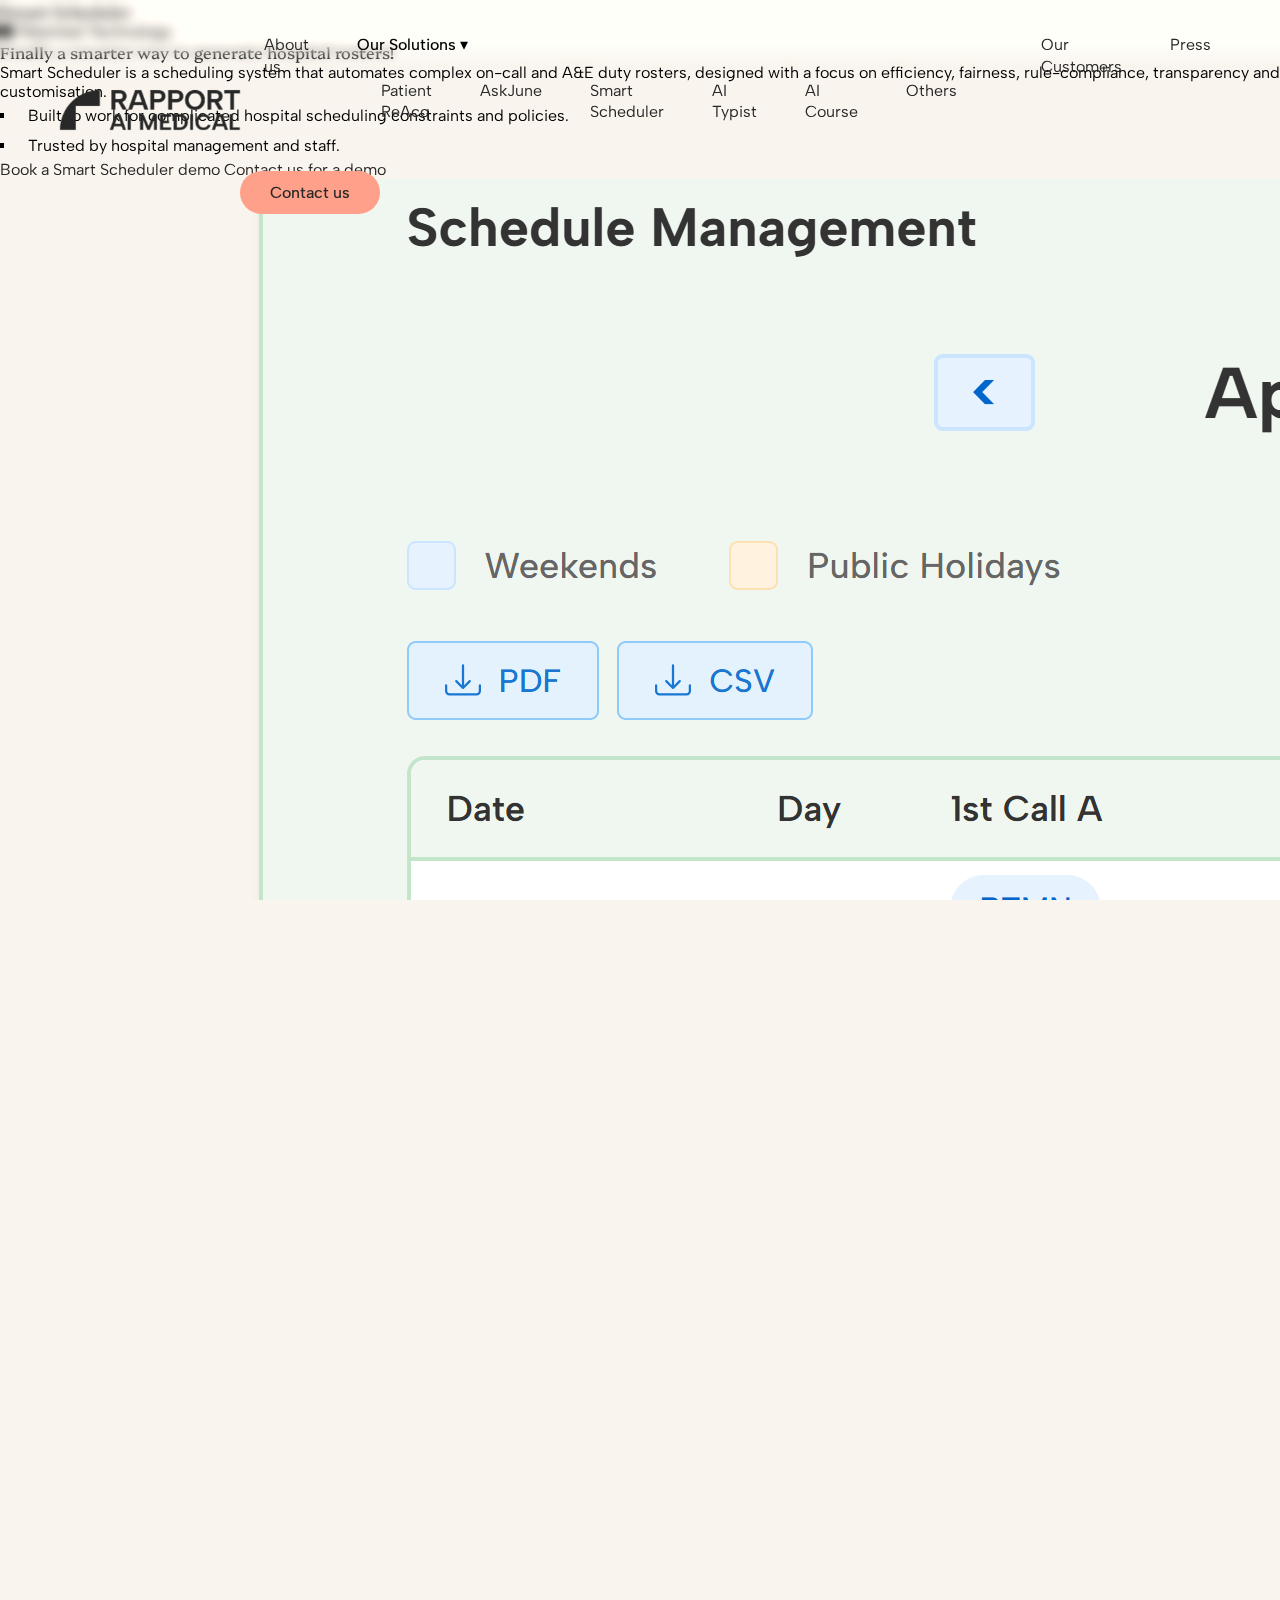
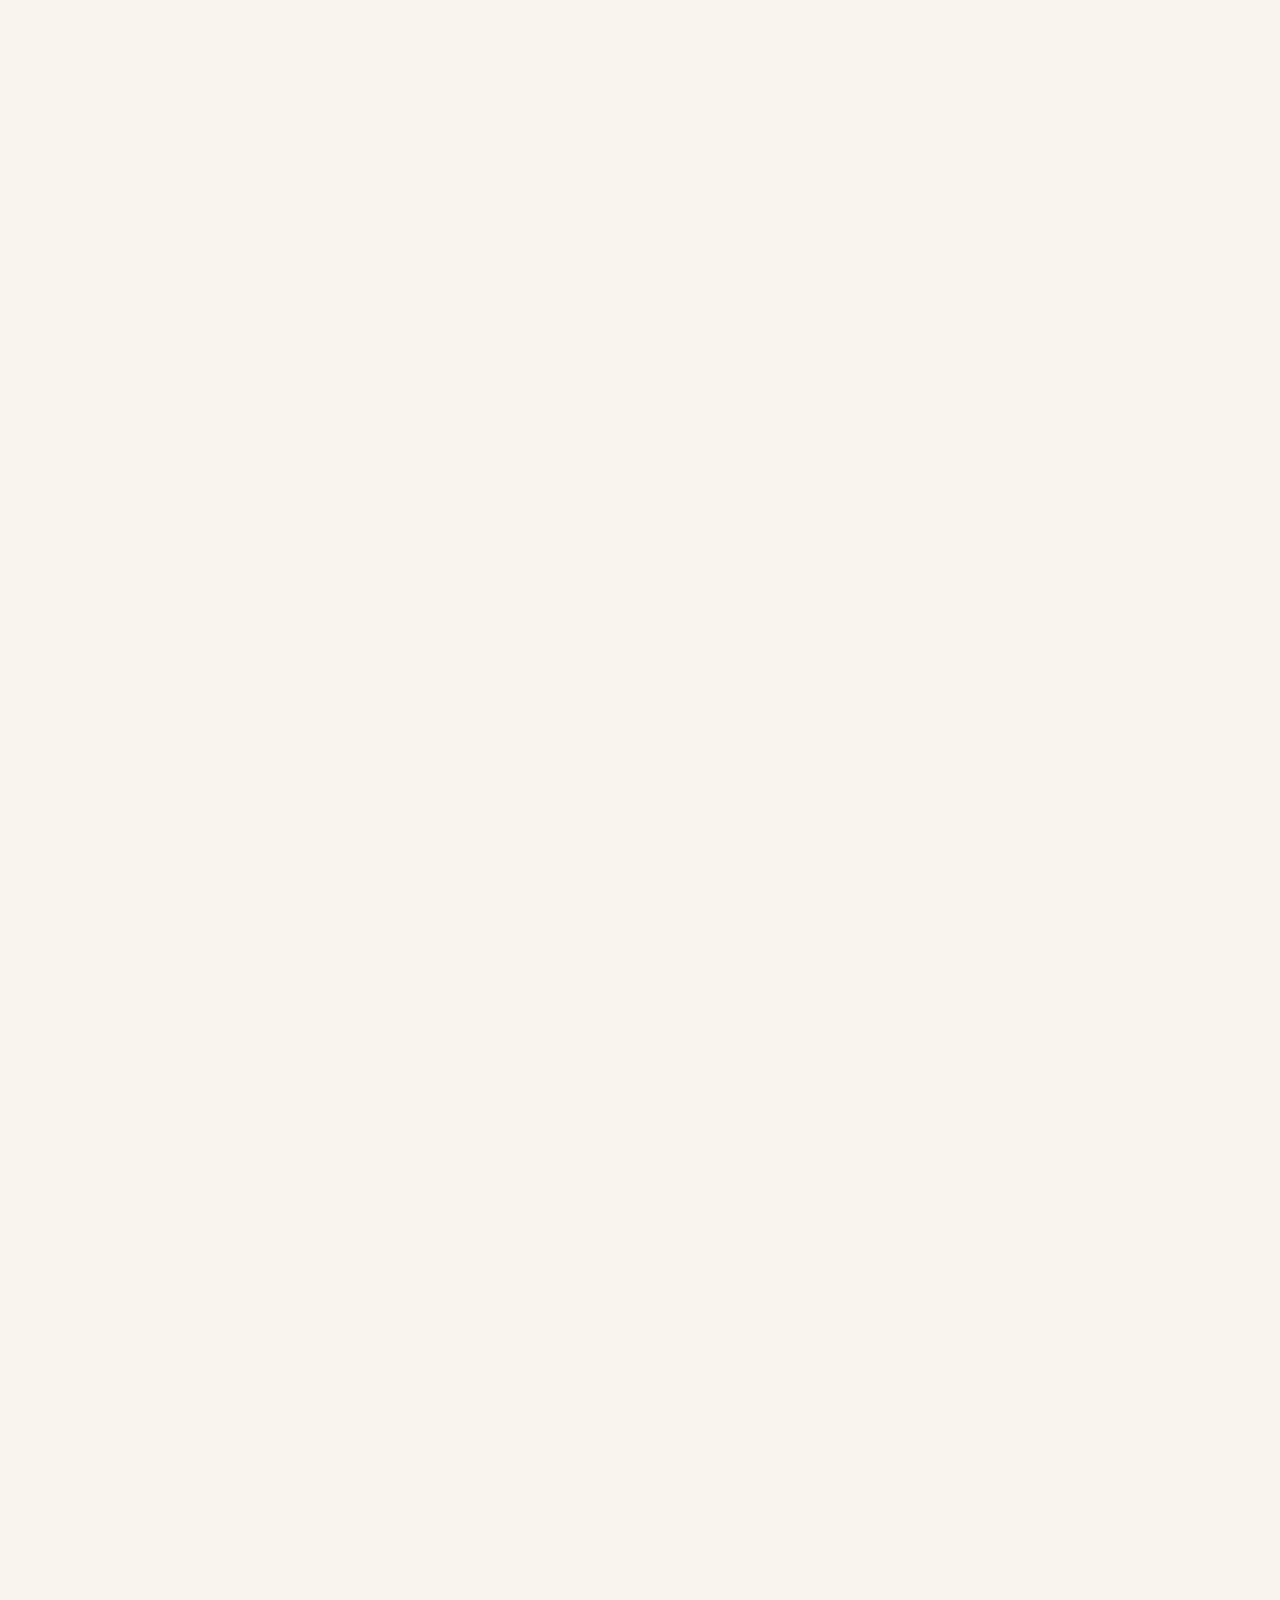
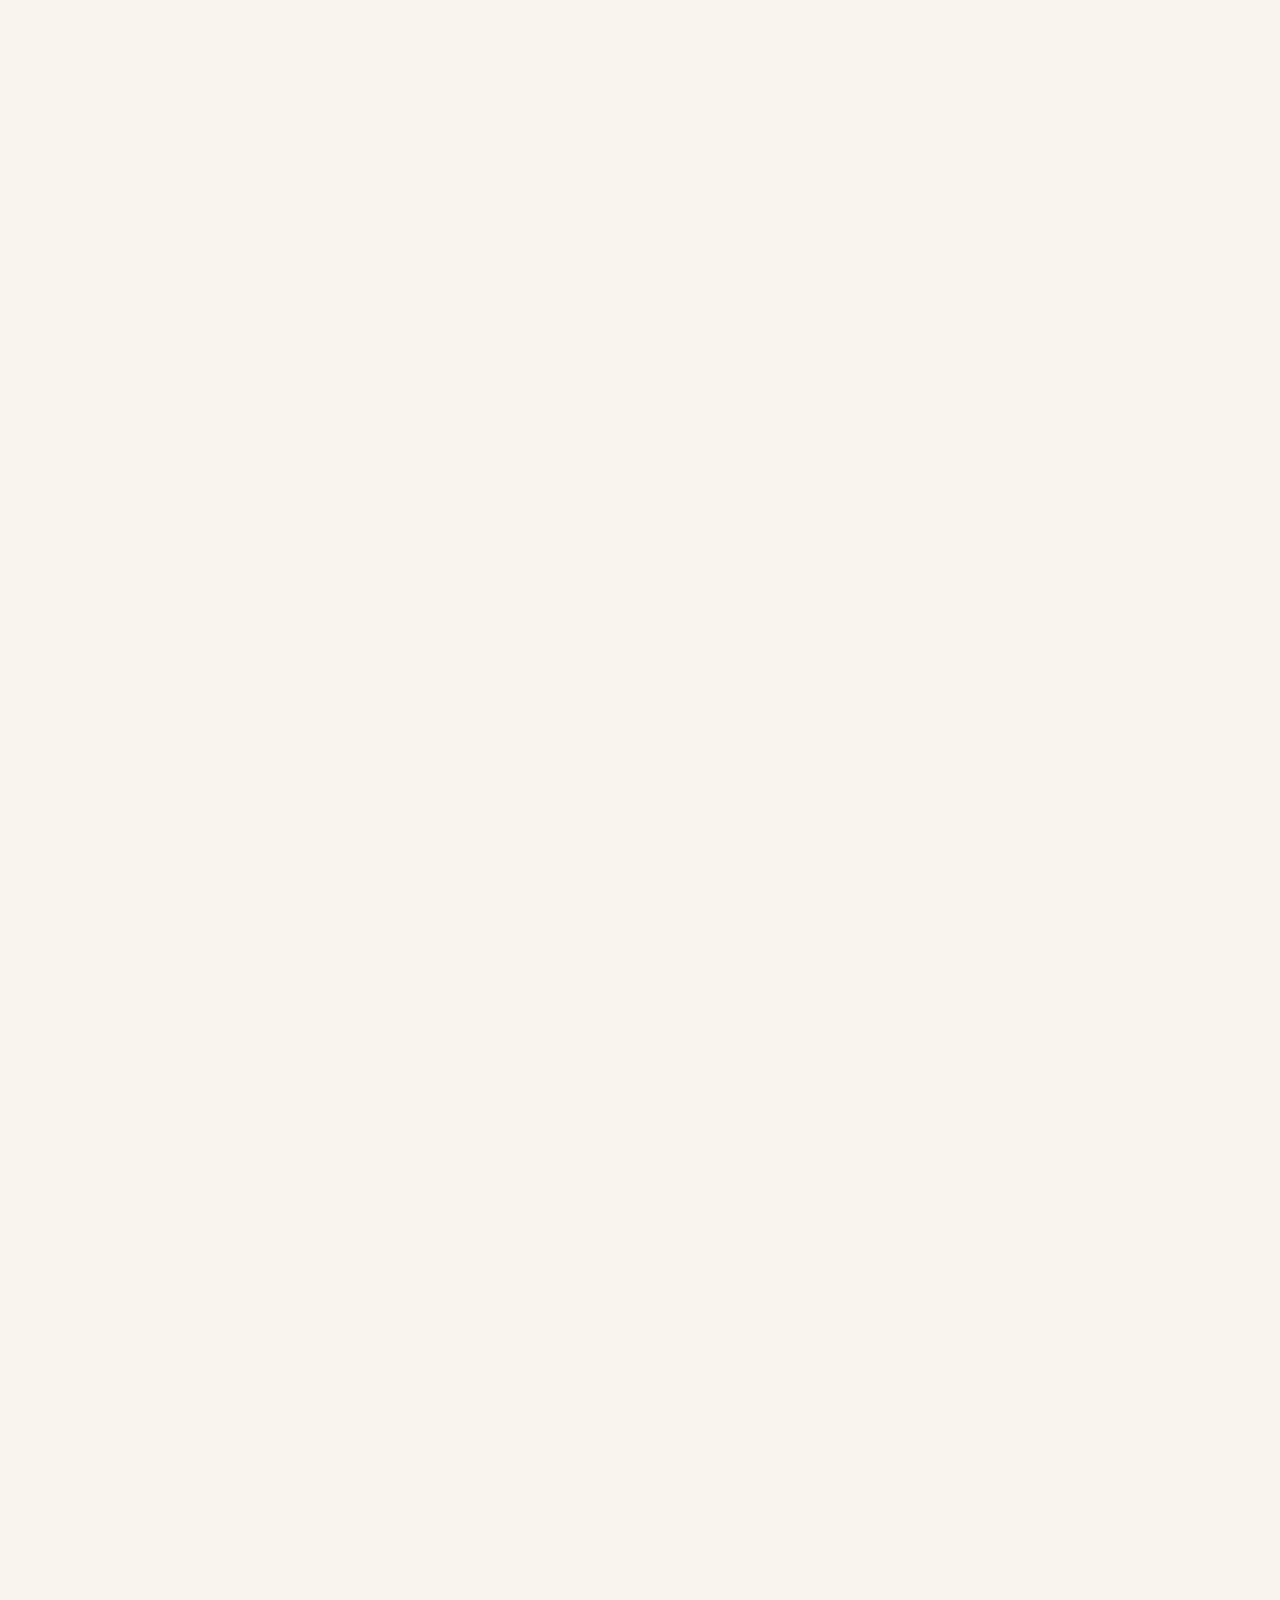
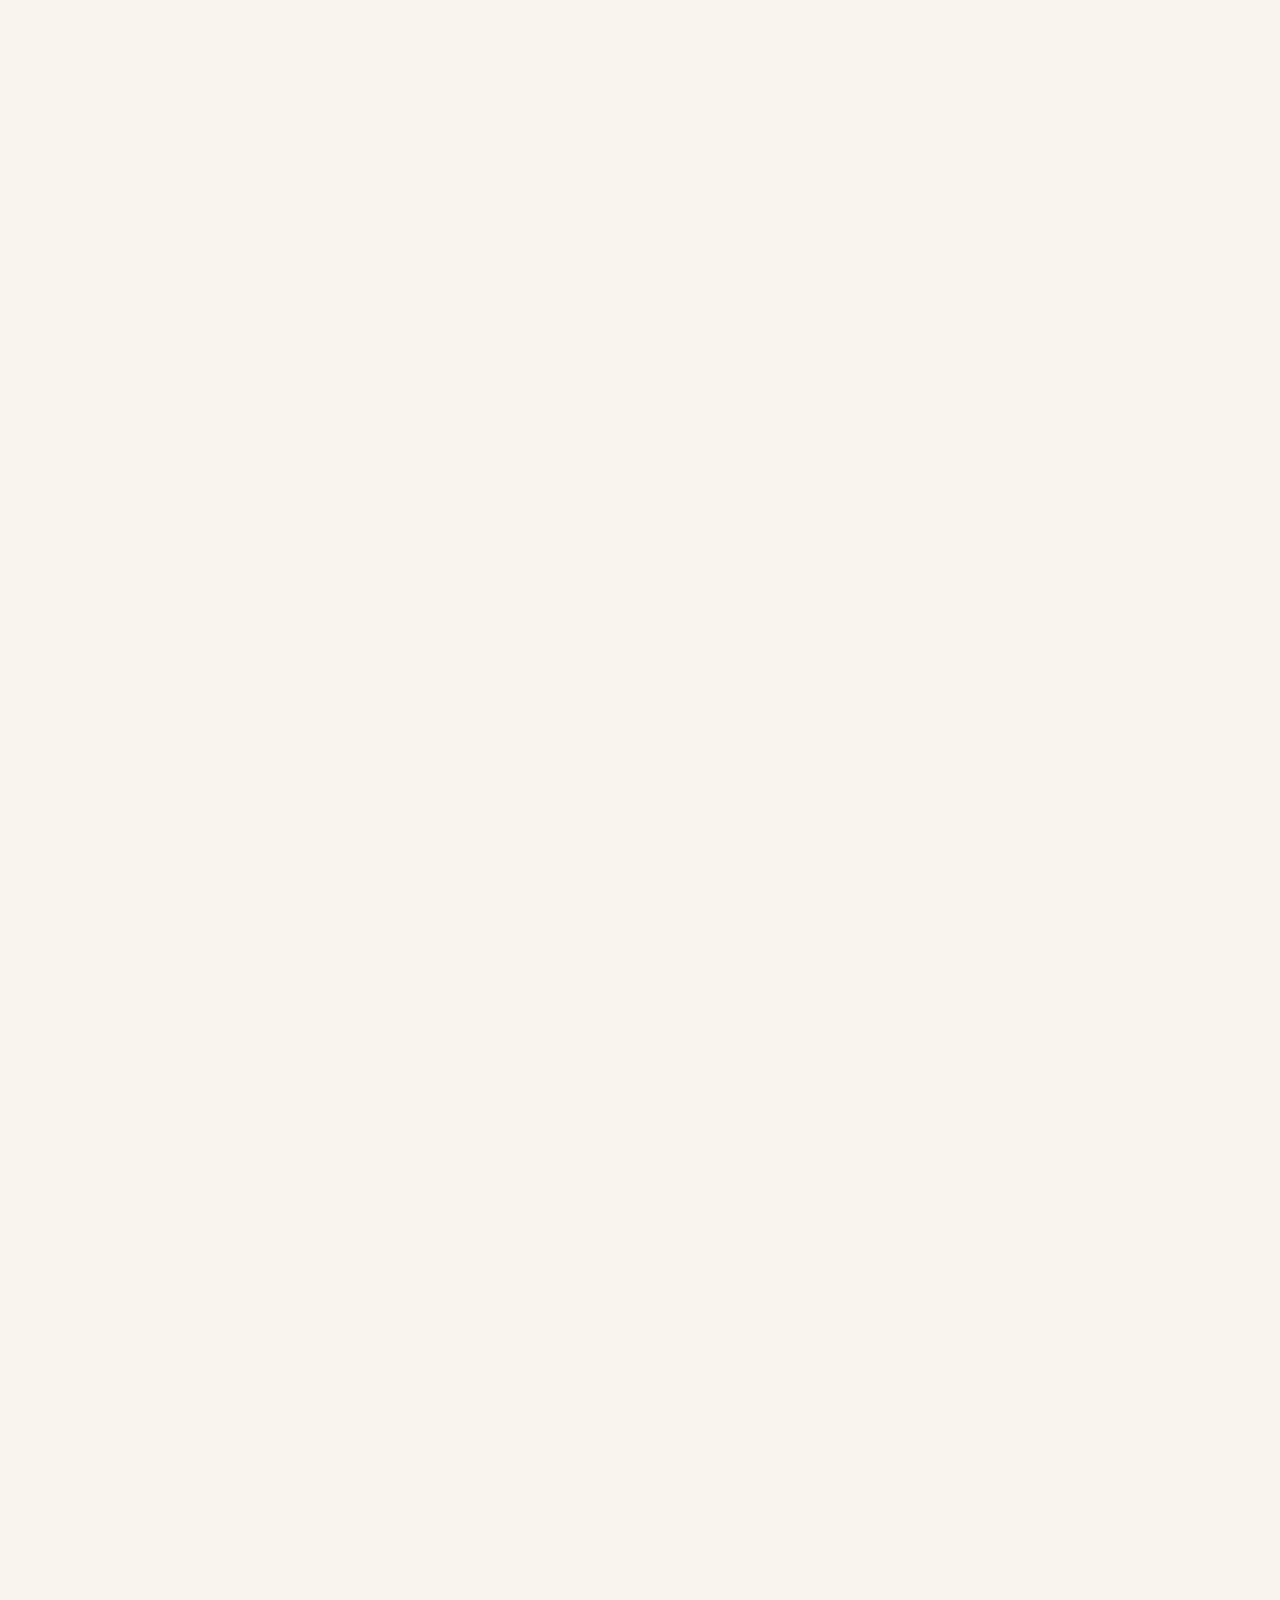
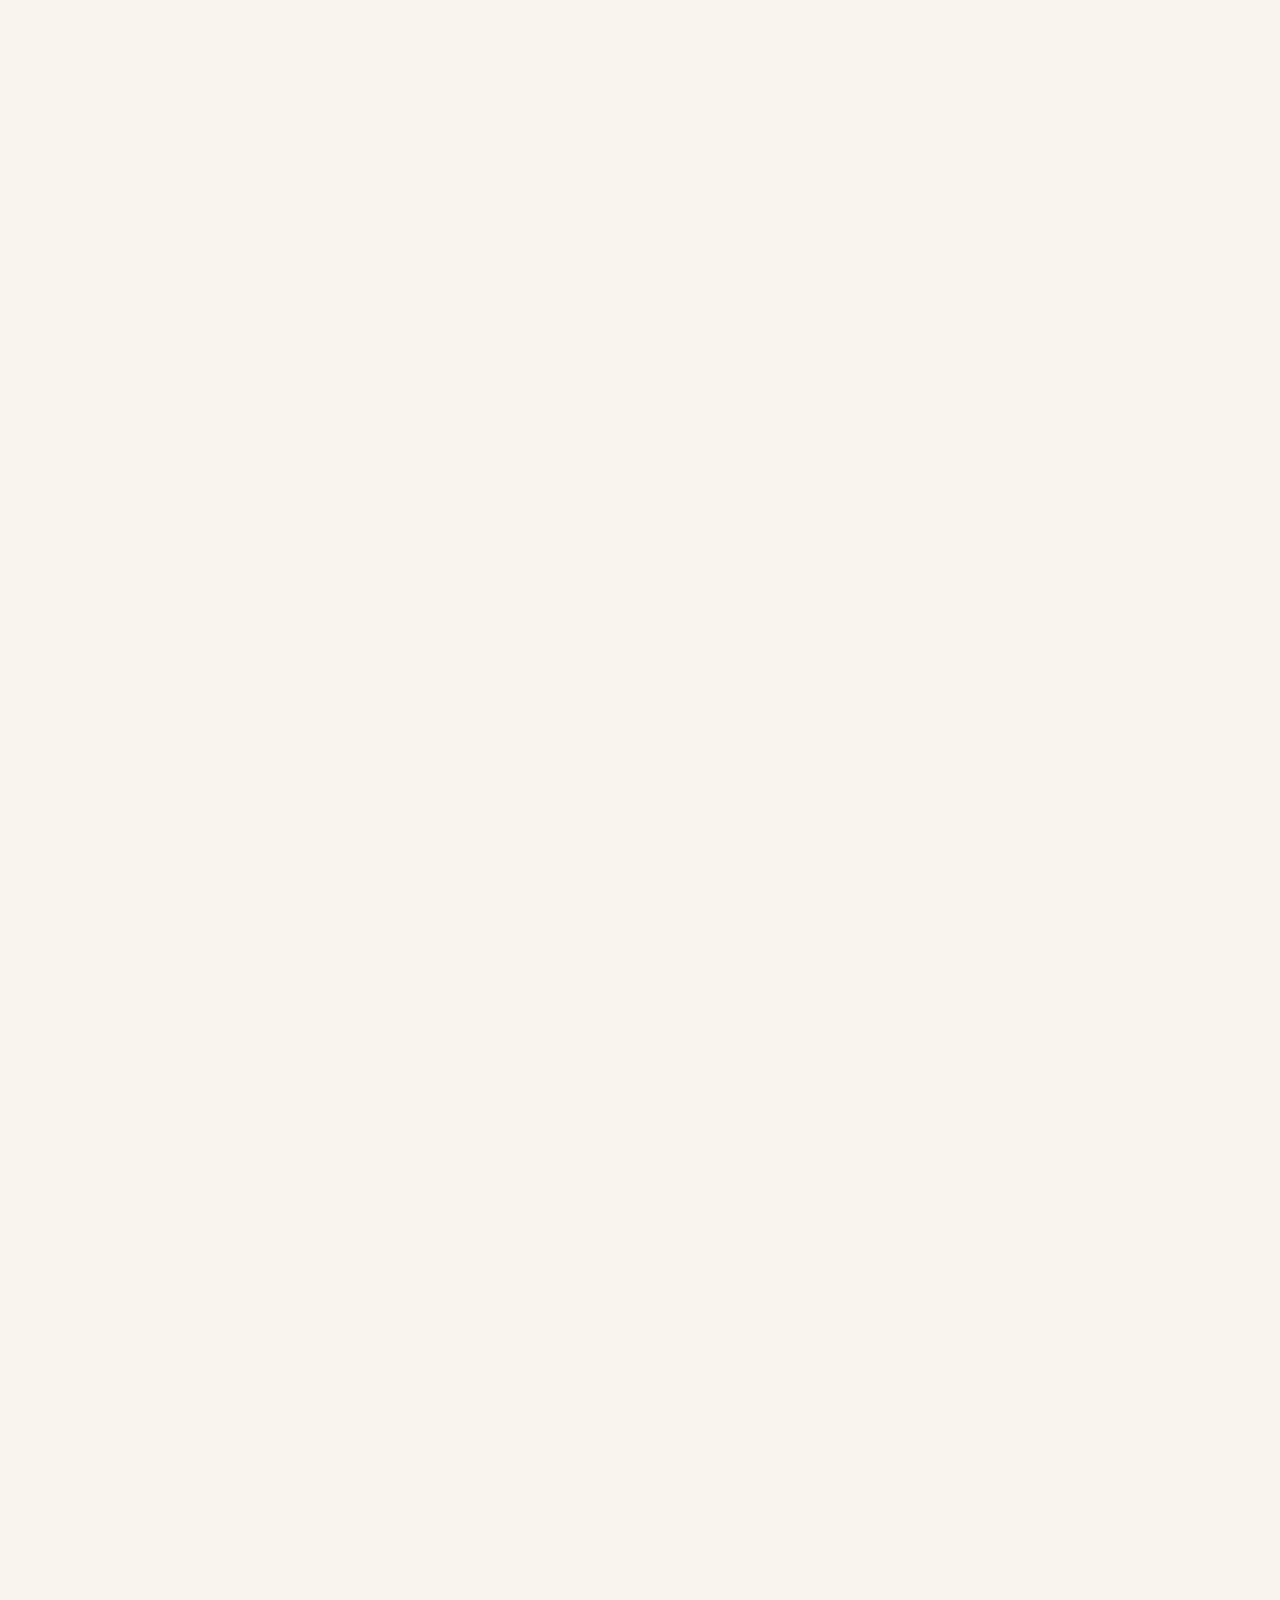
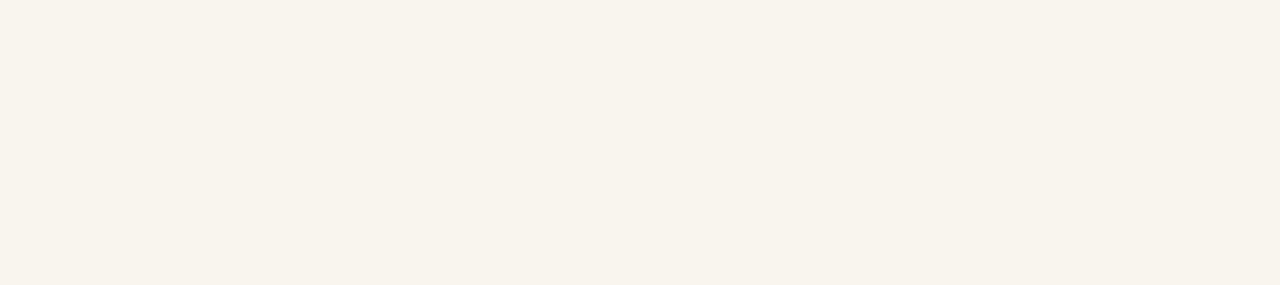
<file: smart-scheduler.html>
<!DOCTYPE html>
<html lang="en">

<head>
  <link rel="stylesheet" href="styles/reset.css">
  <link rel="stylesheet" type="text/css" href="styles/style.css">
  <link rel="stylesheet" href="https://cdnjs.cloudflare.com/ajax/libs/font-awesome/4.7.0/css/font-awesome.min.css">
  <link rel="preconnect" href="https://fonts.googleapis.com">
  <link rel="preconnect" href="https://fonts.gstatic.com" crossorigin>
  <link
    href="https://fonts.googleapis.com/css2?family=Albert+Sans:ital,wght@0,100..900;1,100..900&family=Platypi:ital,wght@0,300..800;1,300..800&display=swap"
    rel="stylesheet">
  <link rel="shortcut icon" href="assets/favicon/favicon.ico" type="image/x-icon">
  <link rel="icon" href="assets/favicon/favicon.ico" type="image/x-icon">
  <link rel="apple-touch-icon" sizes="180x180" href="assets/favicon/apple-touch-icon.png">
  <link rel="icon" type="image/png" sizes="32x32" href="assets/favicon/favicon-32x32.png">
  <link rel="icon" type="image/png" sizes="16x16" href="assets/favicon/favicon-16x16.png">
  <link rel="icon" type="image/png" sizes="192x192" href="assets/favicon/android-chrome-192x192.png">
  <link rel="icon" type="image/png" sizes="256x256" href="assets/favicon/android-chrome-256x256.png">
  <link rel="manifest" href="assets/favicon/site.webmanifest">
  <link rel="mask-icon" href="assets/favicon/safari-pinned-tab.svg" color="#ffa18a">
  <meta name="msapplication-TileColor" content="#da532c">
  <meta name="theme-color" content="#ffffff">
  <script src="styles/float-panel.js"></script>
  <meta name="viewport" content="width=device-width, initial-scale=1.0, viewport-fit=cover">

  <title>Smart Scheduler - Rapport AI Medical</title>

  <script async src="https://www.googletagmanager.com/gtag/js?id=G-BGZV0L8LGV"></script>
  <script>
    window.dataLayer = window.dataLayer || [];
    function gtag() { dataLayer.push(arguments); }
    gtag("js", new Date());

    gtag("config", "G-BGZV0L8LGV");
  </script>
</head>

<body>
  <header id="nav">
    <div class="blur"></div>
    <div class="nav-content">
      <a href="/"><img src="assets/Rapport-logo-RGB_full_black.png" class="logo" alt="Rapport AI Medical logo"></a>
      <div class="menu">
        <ul>
          <li><a href="about">About us</a></li>
          <li class="has-dropdown">
            <button type="button" class="nav-parent" aria-expanded="false">
              Our Solutions <span class="nav-caret" aria-hidden="true">&#9662;</span>
            </button>
            <ul class="submenu">
              <li><a href="patient-reacq">Patient ReAcq</a></li>
              <li><a href="product">AskJune</a></li>
              <li><a href="smart-scheduler">Smart Scheduler</a></li>
              <li><a href="ai-typist">AI Typist</a></li>
              <li><a href="ai-course">AI Course</a></li>
              <li><a href="others">Others</a></li>
            </ul>
          </li>
          <li><a href="customers">Our Customers</a></li>
          <li><a href="press">Press</a></li>
        </ul>
        <button type="button" class="button coral"><a href="contact">Contact us</a></button>
      </div>
      <div class="hamburger">
        <div class="line1"></div>
        <div class="line2"></div>
        <div class="line3"></div>
      </div>
      <div id="dropdown" class="dropdown">
        <ul>
          <li><a href="about">About us</a></li>
          <li class="mobile-group">
            <span>Our Solutions</span>
            <ul class="mobile-submenu">
              <li><a href="patient-reacq">Patient ReAcq</a></li>
              <li><a href="product">AskJune</a></li>
              <li><a href="smart-scheduler">Smart Scheduler</a></li>
              <li><a href="ai-typist">AI Typist</a></li>
              <li><a href="ai-course">AI Course</a></li>
              <li><a href="others">Others</a></li>
            </ul>
          </li>
          <li><a href="customers">Our Customers</a></li>
          <li><a href="press">Press</a></li>
          <li><a href="contact">Contact</a></li>
        </ul>
      </div>
    </div>
  </header>

  <main class="product-page theme-blue">
    <section class="product-hero">
      <div class="product-shell">
        <div>
          <div class="product-name-row">
            <h2 class="product-name">Smart Scheduler</h2>
            <span class="patented-pill"><i class="fa fa-certificate"></i> Patented Technology</span>
          </div>
          <h1>Finally a smarter way to generate hospital rosters!</h1>
          <p class="product-subtitle">Smart Scheduler is a scheduling system that automates complex on-call and A&amp;E
            duty rosters, designed with a focus on efficiency, fairness, rule-compliance, transparency and
            customisation.</p>
          <ul class="social-proof-inline">
            <li>Built to work for complicated hospital scheduling constraints and policies.</li>
            <li>Trusted by hospital management and staff.</li>
          </ul>
          <div class="hero-cta-row">
            <a class="cta-button cta-button-hero-rich"
              href="mailto:hello@rapportaimedical.com?subject=Smart%20Scheduler%20demo%20request">
              <span class="cta-button-main">Book a Smart Scheduler demo</span>
              <span class="cta-button-sub">Contact us for a demo</span>
            </a>
          </div>
        </div>

        <div class="hero-visual scheduler-visual">
          <img src="assets/scheduler-schedule.png" alt="Smart Scheduler schedule management" class="scheduler-hero-shot">
        </div>
      </div>
    </section>

    <section class="product-section alt scheduler-problem-section">
      <div class="product-shell">
        <p class="section-kicker">Problem & Solution</p>
        <h2>We understand the pain of call list scheduling.</h2>
        <div class="scheduler-pain-layout">
          <article class="scheduler-pain-card">
            <h3>Endless Hours Wasted</h3>
            <p>Massive admin burden for staff juggling complex spreadsheets, leave requests and message threads.</p>
          </article>
          <article class="scheduler-pain-card">
            <h3>Perceived Unfairness</h3>
            <p>Doctors can feel they always get the undesirable shifts, leading to frustration and burnout.</p>
          </article>
          <figure class="scheduler-pain-image">
            <img src="assets/scheduler-pain-doctor.png" alt="Clinician overwhelmed by on-call scheduling changes">
          </figure>
          <article class="scheduler-pain-card">
            <h3>Convoluted Rules &amp; Policies</h3>
            <p>Rest periods, seniority, weekends, holidays and department policies all need balancing.</p>
          </article>
          <article class="scheduler-pain-card">
            <h3>Last-Minute Chaos</h3>
            <p>Sick leave or a shift swap can unravel the entire month's schedule.</p>
          </article>
        </div>
        <div class="solution-card-panel scheduler-solution-compact">
            <i class="fa fa-cogs" aria-hidden="true"></i>
            <h3>Smart Scheduler turns the mess into a rule-aware roster.</h3>
            <p>We build your department's constraints into the engine, then generate on-call or A&amp;E duty schedules that are faster to produce, easier to explain and fairer to maintain.</p>
        </div>
      </div>
    </section>

    <section class="product-section">
      <div class="product-shell scheduler-story">
        <div class="scheduler-story-copy">
          <h2>Benefits.</h2>
          <div class="feature-grid feature-grid--modules">
            <div class="feature-card">
              <i class="fa fa-balance-scale" aria-hidden="true"></i>
              <h3>Fairness tracking and transparency</h3>
            </div>
            <div class="feature-card">
              <i class="fa fa-bolt" aria-hidden="true"></i>
              <h3>Effortless efficiency</h3>
            </div>
            <div class="feature-card">
              <i class="fa fa-shield" aria-hidden="true"></i>
              <h3>Customised compliance and flexible rule engine</h3>
            </div>
            <div class="feature-card">
              <i class="fa fa-sliders" aria-hidden="true"></i>
              <h3>Simple setup</h3>
            </div>
          </div>
        </div>
        <figure class="scheduler-story-media">
          <img src="assets/scheduler-roster.png" alt="Smart Scheduler roster generation and review">
        </figure>
      </div>
    </section>

    <section class="product-section alt">
      <div class="product-shell scheduler-story scheduler-story--reverse">
        <div class="scheduler-story-copy">
          <p class="section-kicker">How It Works</p>
          <h2>How does Smart Scheduler work in practice?</h2>
          <ol class="how-steps scheduler-how-steps">
            <li><h3>Add Leave</h3></li>
            <li><h3>Generate</h3></li>
            <li><h3>Share &amp; Track Fairness</h3></li>
          </ol>
        </div>
        <figure class="scheduler-story-media">
          <img src="assets/scheduler-staff.png" alt="Smart Scheduler staff configuration and rule management">
        </figure>
      </div>
    </section>

    <section class="product-section">
      <div class="product-shell">
        <h2>Benefits:</h2>
        <div class="benefits-panel">
          <ul class="benefit-list">
            <li>No more doubt over fairness.</li>
            <li>Handle last-minute changes without breaking the entire schedule.</li>
            <li>Return precious time for clinical work or rest.</li>
          </ul>
        </div>
      </div>
    </section>

    <section class="product-proof-cta-band" id="cta">
      <div class="product-shell product-proof-cta-grid product-proof-cta-grid--solo">
        <div class="product-cta-panel">
          <div class="product-cta-card">
            <h2>Experience effortless rostering for your department now.</h2>
            <a class="cta-button cta-button-rich"
              href="mailto:hello@rapportaimedical.com?subject=Smart%20Scheduler%20demo%20request">
              <span class="cta-button-main">Contact us</span>
              <span class="cta-button-sub">for a demo</span>
            </a>
          </div>
        </div>
      </div>
    </section>
  </main>

  <section id="CTA" class="coral"></section>

  <footer>
    <div id="footer"></div>
  </footer>

  <script src="styles/script.js" defer></script>
</body>

</html>
</file>
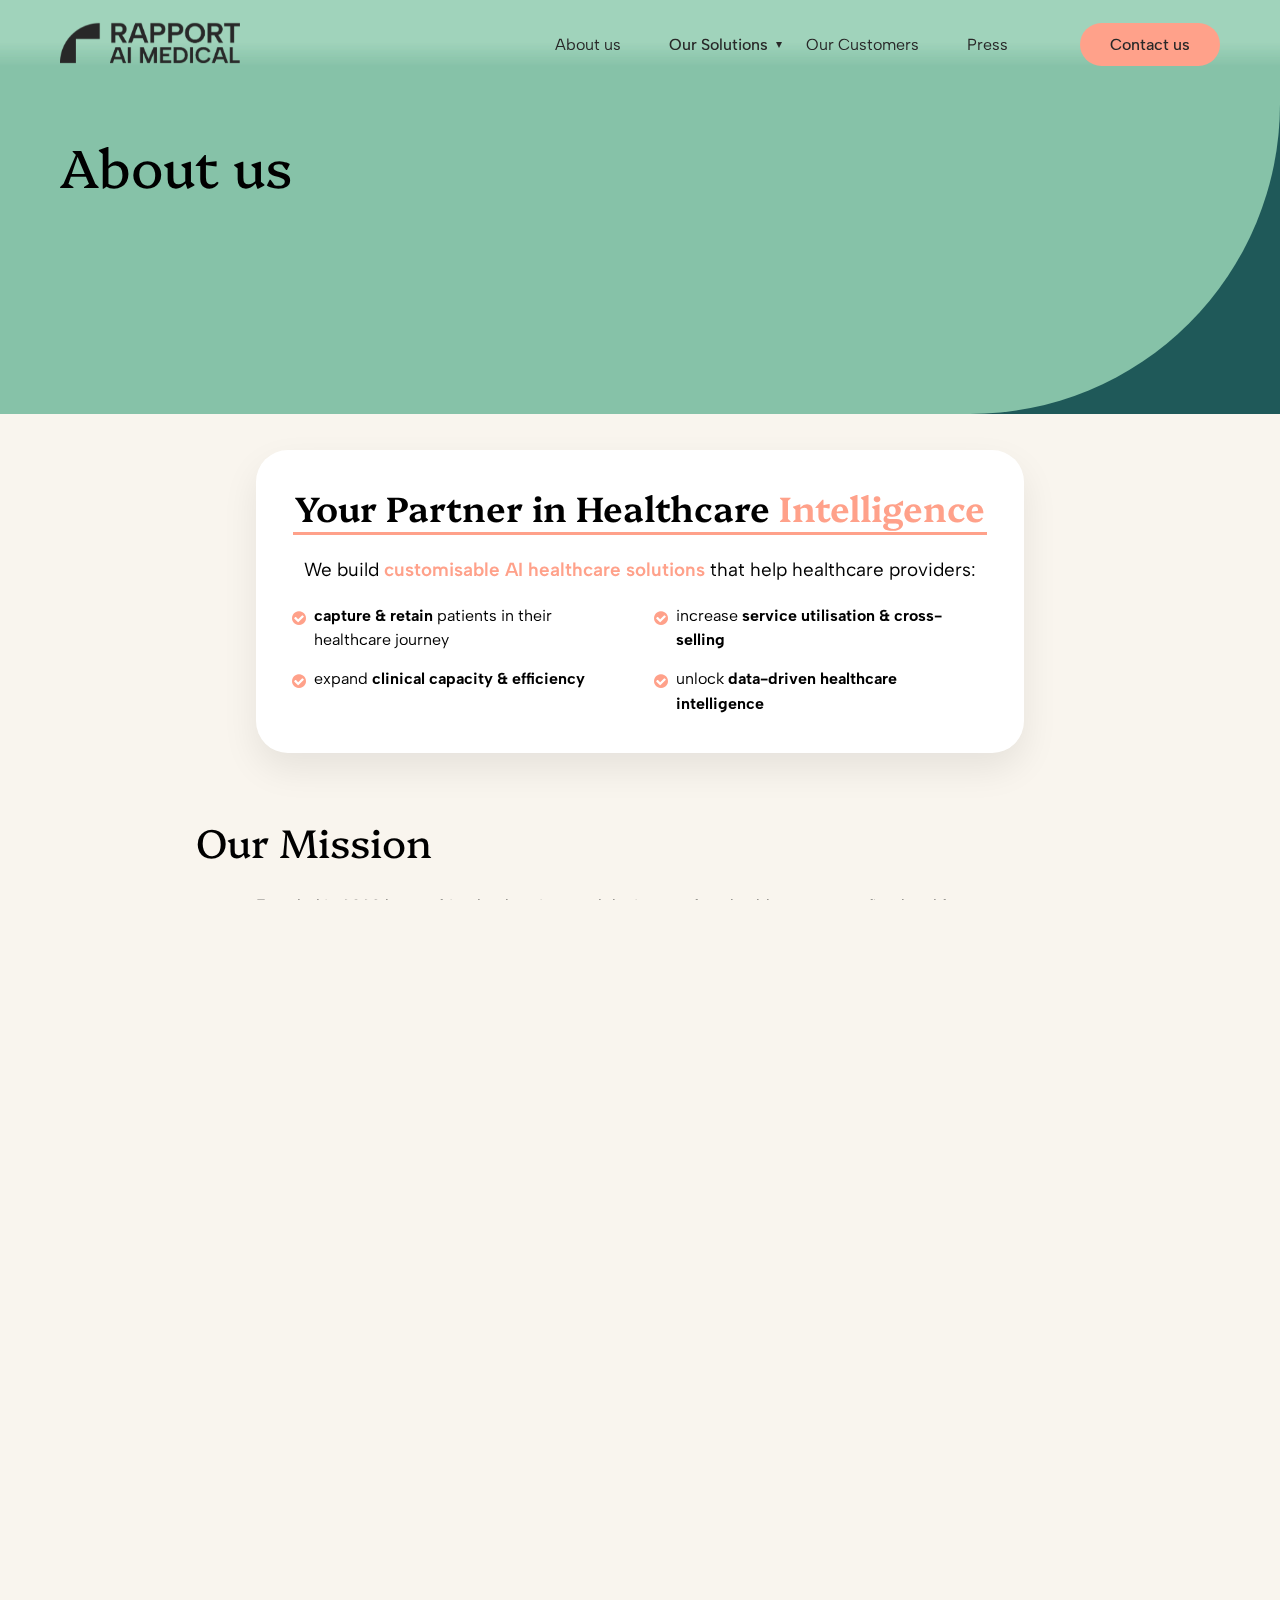
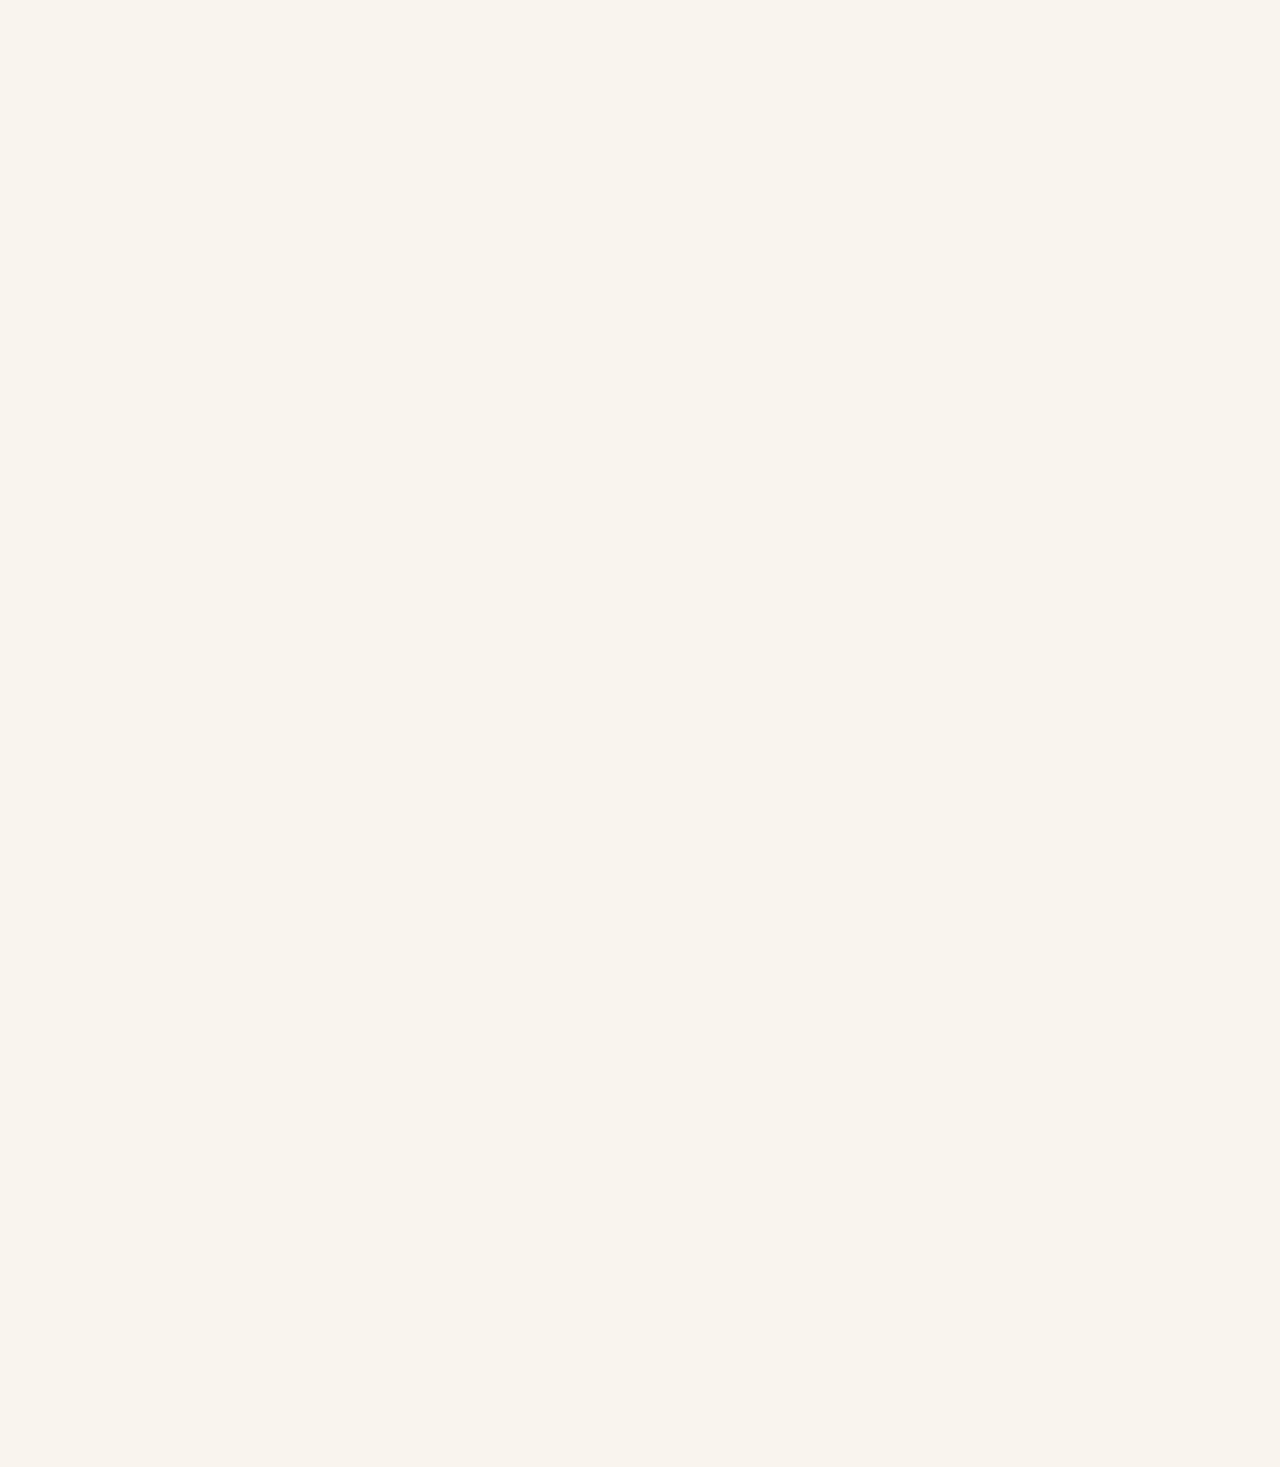
<file: staging/about.html>
<!DOCTYPE html>
<html lang="en">

<head>
  <link rel="stylesheet" href="styles/reset.css">
  <link rel="stylesheet" type="text/css" href="styles/style.css">
  <link rel="stylesheet" href="https://cdnjs.cloudflare.com/ajax/libs/font-awesome/4.7.0/css/font-awesome.min.css">
  <link rel="preconnect" href="https://fonts.googleapis.com">
  <link rel="preconnect" href="https://fonts.gstatic.com" crossorigin>
  <link
    href="https://fonts.googleapis.com/css2?family=Albert+Sans:ital,wght@0,100..900;1,100..900&family=Platypi:ital,wght@0,300..800;1,300..800&display=swap"
    rel="stylesheet">
  <link rel="shortcut icon" href="assets/favicon/favicon.ico" type="image/x-icon">
  <link rel="icon" href="assets/favicon/favicon.ico" type="image/x-icon">
  <link rel="apple-touch-icon" sizes="180x180" href="assets/favicon/apple-touch-icon.png">
  <link rel="icon" type="image/png" sizes="32x32" href="assets/favicon/favicon-32x32.png">
  <link rel="icon" type="image/png" sizes="16x16" href="assets/favicon/favicon-16x16.png">
  <link rel="icon" type="image/png" sizes="192x192" href="assets/favicon/android-chrome-192x192.png">
  <link rel="icon" type="image/png" sizes="256x256" href="assets/favicon/android-chrome-256x256.png">
  <link rel="manifest" href="assets/favicon/site.webmanifest">
  <link rel="mask-icon" href="assets/favicon/safari-pinned-tab.svg" color="#ffa18a">
  <meta name="msapplication-TileColor" content="#da532c">
  <meta name="theme-color" content="#ffffff">
  <script src="styles/float-panel.js"></script>
  <meta name="viewport" content="width=device-width, initial-scale=1.0, viewport-fit=cover">

  <title>About us - Rapport AI Medical</title>

  <script async src="https://www.googletagmanager.com/gtag/js?id=G-BGZV0L8LGV"></script>
  <script>
    window.dataLayer = window.dataLayer || [];
    function gtag() { dataLayer.push(arguments); }
    gtag("js", new Date());

    gtag("config", "G-BGZV0L8LGV");
  </script>
</head>

<body>
  <header id="nav">
    <div class="blur"></div>
    <div class="nav-content">
      <a href="/"><img src="assets/Rapport-logo-RGB_full_black.png" class="logo" alt="Rapport AI Medical logo"></a>
      <div class="menu">
        <ul>
          <li><a href="about">About us</a></li>
          <li class="has-dropdown">
            <button type="button" class="nav-parent" aria-expanded="false">
              Our Solutions <span class="nav-caret" aria-hidden="true">&#9662;</span>
            </button>
            <ul class="submenu">
              <li><a href="patient-reacq">Patient ReAcq</a></li>
              <li><a href="product">AskJune</a></li>
              <li><a href="smart-scheduler">Smart Scheduler</a></li>
              <li><a href="ai-typist">AI Typist</a></li>
              <li><a href="ai-course">AI Course</a></li>
              <li><a href="others">Others</a></li>
            </ul>
          </li>
          <li><a href="customers">Our Customers</a></li>
          <li><a href="press">Press</a></li>
        </ul>
        <button type="button" class="button coral"><a href="contact">Contact us</a></button>
      </div>
      <div class="hamburger">
        <div class="line1"></div>
        <div class="line2"></div>
        <div class="line3"></div>
      </div>
      <div id="dropdown" class="dropdown">
        <ul>
          <li><a href="about">About us</a></li>
          <li class="mobile-group">
            <span>Our Solutions</span>
            <ul class="mobile-submenu">
              <li><a href="patient-reacq">Patient ReAcq</a></li>
              <li><a href="product">AskJune</a></li>
              <li><a href="smart-scheduler">Smart Scheduler</a></li>
              <li><a href="ai-typist">AI Typist</a></li>
              <li><a href="ai-course">AI Course</a></li>
              <li><a href="others">Others</a></li>
            </ul>
          </li>
          <li><a href="customers">Our Customers</a></li>
          <li><a href="press">Press</a></li>
          <li><a href="contact">Contact</a></li>
        </ul>
      </div>
    </div>
  </header>

  <section id="about" class="page hero green">
    <div class="page_title">
      <h1>About us</h1>
      <div class="graphic darkgreen">
        <div class="quadrant green round_BR"></div>
      </div>
    </div>
  </section>

  <section id="about-content">
    <div class="value-pitch-card">
      <h3>
        <span class="value-pitch-title-main">Your Partner in Healthcare</span>
        <span class="value-pitch-title-accent">Intelligence</span>
      </h3>
      <p>We build <span class="value-pitch-accent">customisable AI healthcare solutions</span> that help healthcare
        providers:</p>
      <ul class="value-pitch-list">
        <li><strong>capture &amp; retain</strong> patients in their healthcare journey</li>
        <li>increase <strong>service utilisation &amp; cross-selling</strong></li>
        <li>expand <strong>clinical capacity &amp; efficiency</strong></li>
        <li>unlock <strong>data-driven healthcare intelligence</strong></li>
      </ul>
    </div>

    <div class="mission">
      <h2>Our Mission</h2>
      <p>Founded in 2023 by two friends who witnessed the issues of our healthcare system first hand from a doctor and
        a patient's perspective, Rapport AI Medical has since been on a mission to <span class="highlight">build better
          healthcare for all</span>.</p>
      <p>By working with healthcare and insurance providers to build customisable AI-powered integration solutions used
        to digitalise, streamline and enhance healthcare systems, our goal is to improve the medical care process at
        every level for both providers and patients.</p>
    </div>

    <div class="vision">
      <h2>Our Vision</h2>
      <p>We have a vision that by leveraging the power of AI and technology, we can <span class="highlight">improve
          capacity, quality and efficiency for healthcare providers</span>, while giving patients better access,
        experiences and outcomes.</p>
      <p>Healthcare can be intuitive, accessible and efficient, and our platform holds the key to paving the way
        forward for the healthcare industry.</p>
    </div>
  </section>

  <section class="partners-section">
    <div class="member-of">
      <h3>Proudly a member of:</h3>
      <div class="member-logos">
        <a href="https://www.hkstp.org/" class="member-link" target="_blank" rel="noopener noreferrer">
          <img src="assets/HKSTP_PartnerLogo_EN_Black_RGB.png" alt="HKSTP" class="member-logo">
        </a>
        <a href="https://cloud.google.com/startup" class="member-link" target="_blank" rel="noopener noreferrer">
          <img src="assets/google_logo.png" alt="Google" class="member-logo">
        </a>
        <a href="https://www.investhk.gov.hk/" class="member-link" target="_blank" rel="noopener noreferrer">
          <img src="assets/Press_investhk.png" alt="InvestHK" class="member-logo">
        </a>
        <a href="https://aws.amazon.com/" class="member-link" target="_blank" rel="noopener noreferrer">
          <img src="assets/Press_aws.svg" alt="AWS" class="member-logo">
        </a>
      </div>
    </div>
  </section>

  <section id="CTA" class="coral"></section>

  <footer>
    <div id="footer"></div>
  </footer>

  <script src="styles/script.js" defer></script>
</body>

</html>
</file>
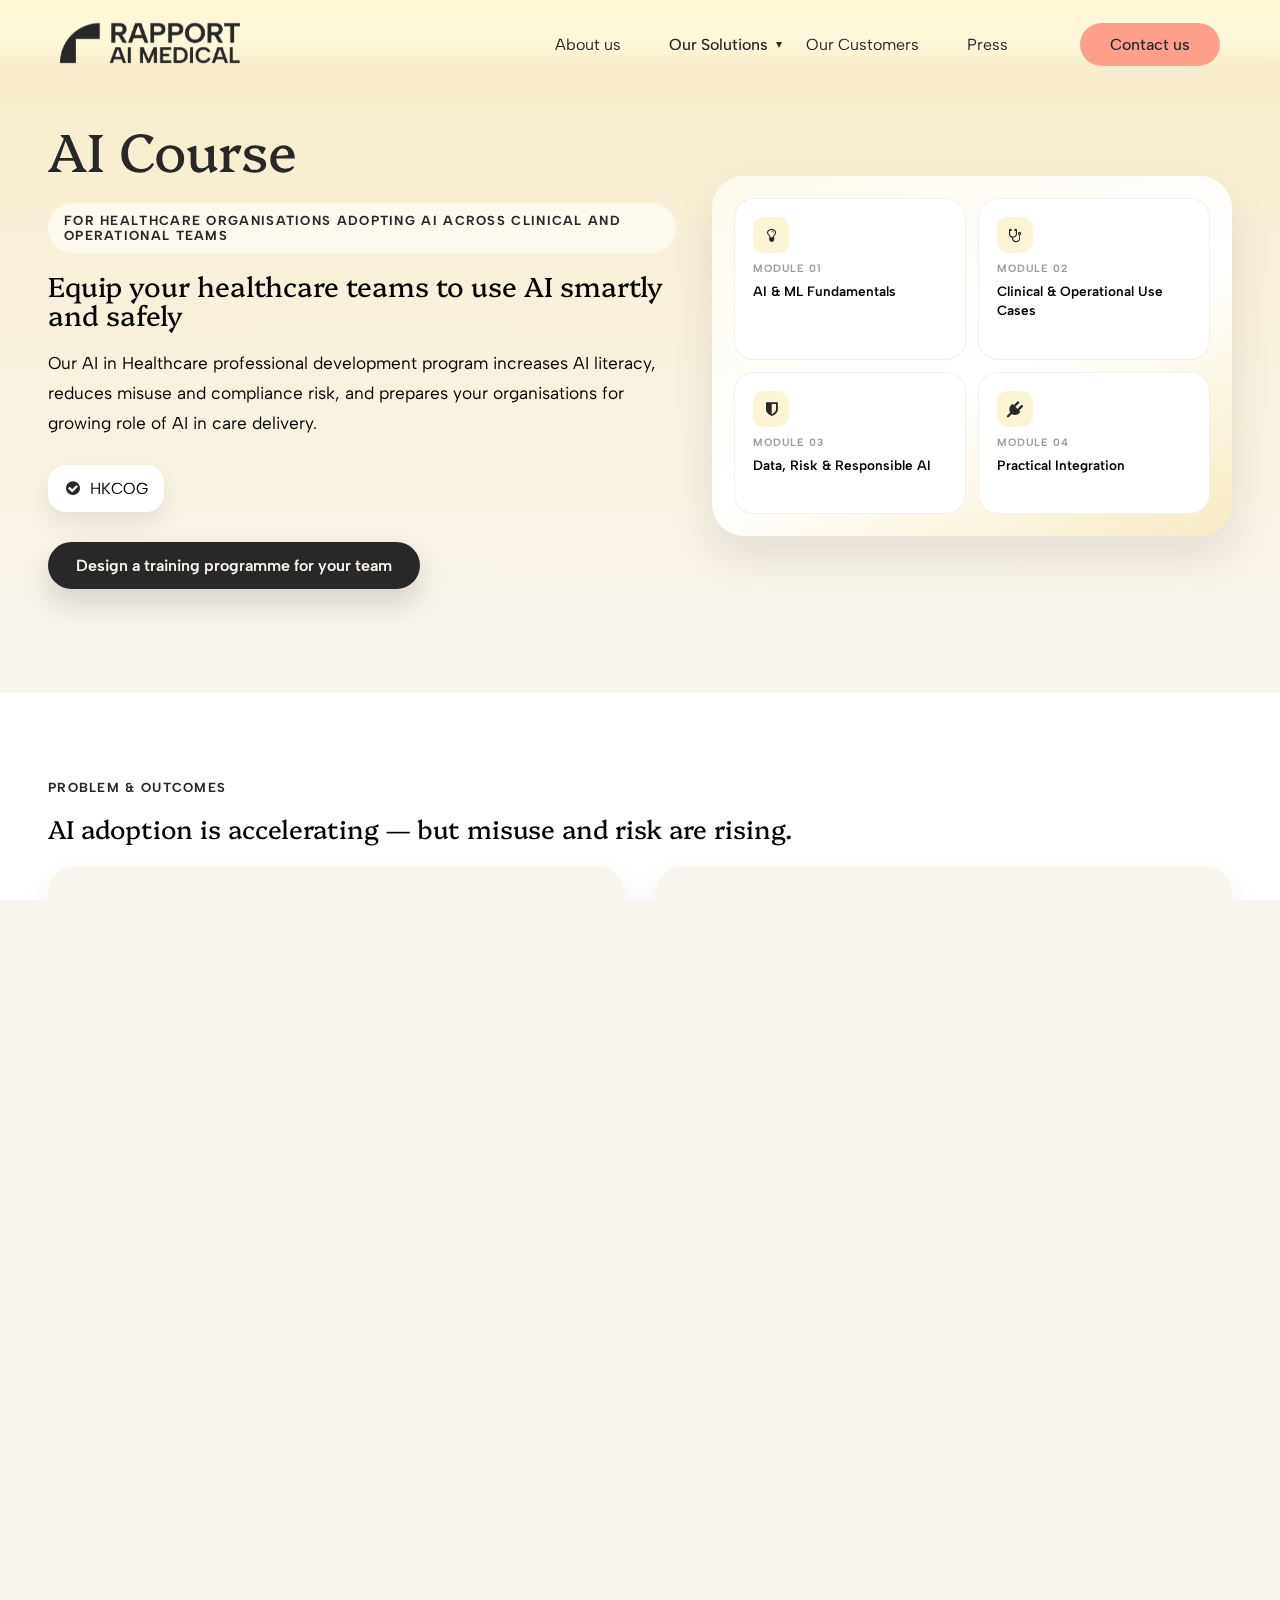
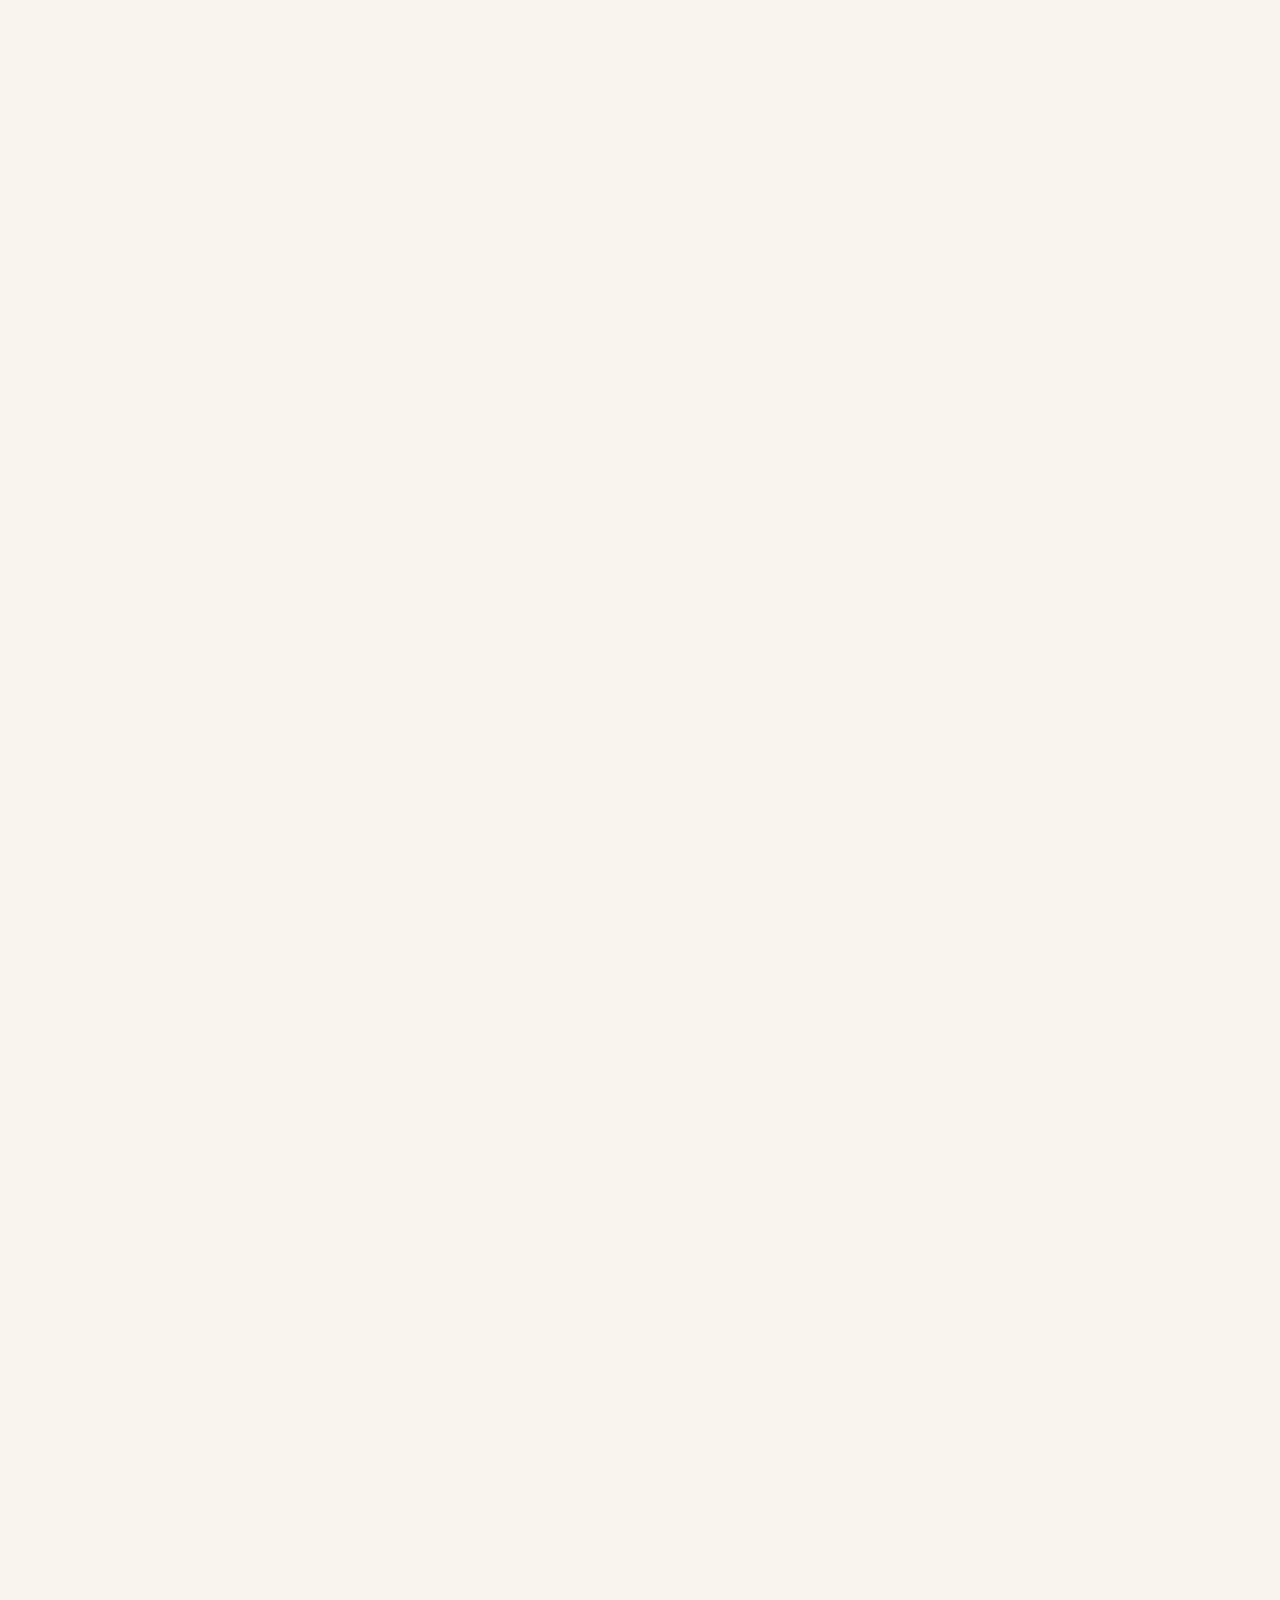
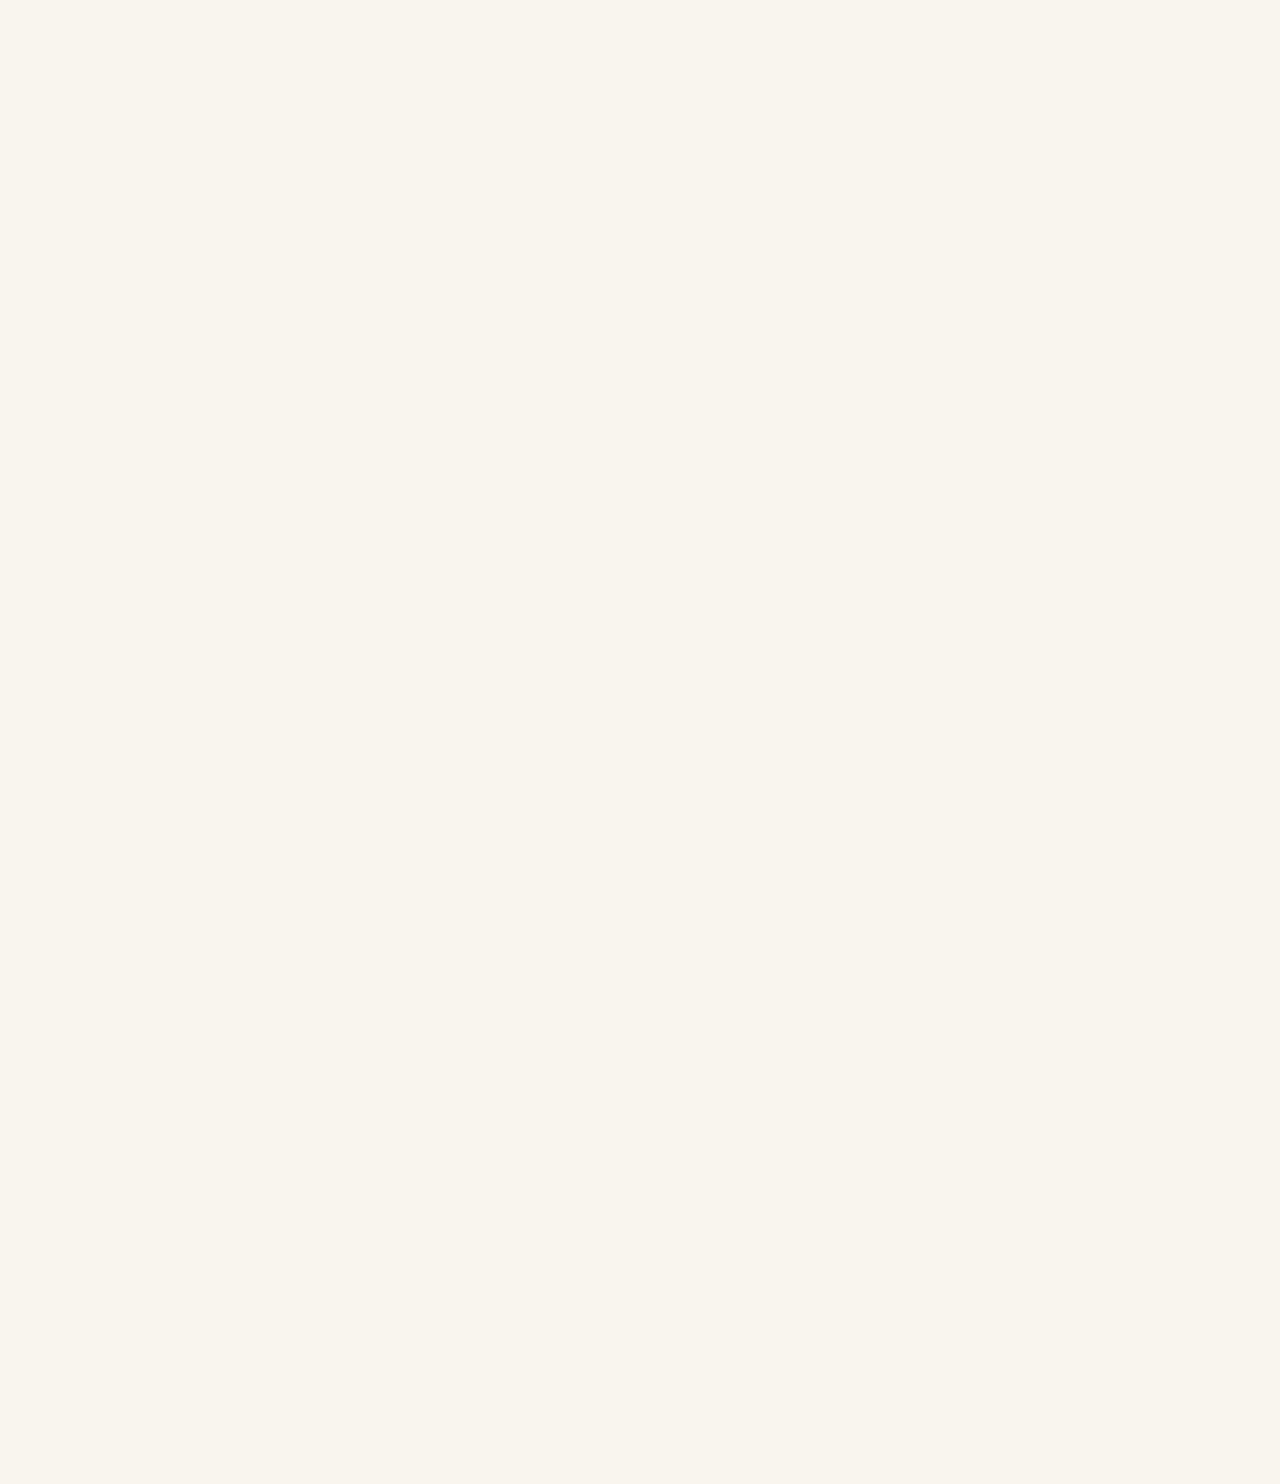
<file: staging/ai-course.html>
<!DOCTYPE html>
<html lang="en">

<head>
  <link rel="stylesheet" href="styles/reset.css">
  <link rel="stylesheet" type="text/css" href="styles/style.css">
  <link rel="stylesheet" href="https://cdnjs.cloudflare.com/ajax/libs/font-awesome/4.7.0/css/font-awesome.min.css">
  <link rel="preconnect" href="https://fonts.googleapis.com">
  <link rel="preconnect" href="https://fonts.gstatic.com" crossorigin>
  <link
    href="https://fonts.googleapis.com/css2?family=Albert+Sans:ital,wght@0,100..900;1,100..900&family=Platypi:ital,wght@0,300..800;1,300..800&display=swap"
    rel="stylesheet">
  <link rel="shortcut icon" href="assets/favicon/favicon.ico" type="image/x-icon">
  <link rel="icon" href="assets/favicon/favicon.ico" type="image/x-icon">
  <link rel="apple-touch-icon" sizes="180x180" href="assets/favicon/apple-touch-icon.png">
  <link rel="icon" type="image/png" sizes="32x32" href="assets/favicon/favicon-32x32.png">
  <link rel="icon" type="image/png" sizes="16x16" href="assets/favicon/favicon-16x16.png">
  <link rel="icon" type="image/png" sizes="192x192" href="assets/favicon/android-chrome-192x192.png">
  <link rel="icon" type="image/png" sizes="256x256" href="assets/favicon/android-chrome-256x256.png">
  <link rel="manifest" href="assets/favicon/site.webmanifest">
  <link rel="mask-icon" href="assets/favicon/safari-pinned-tab.svg" color="#ffa18a">
  <meta name="msapplication-TileColor" content="#da532c">
  <meta name="theme-color" content="#ffffff">
  <script src="styles/float-panel.js"></script>
  <meta name="viewport" content="width=device-width, initial-scale=1.0, viewport-fit=cover">

  <title>AI Course - Rapport AI Medical</title>

  <script async src="https://www.googletagmanager.com/gtag/js?id=G-BGZV0L8LGV"></script>
  <script>
    window.dataLayer = window.dataLayer || [];
    function gtag() { dataLayer.push(arguments); }
    gtag("js", new Date());

    gtag("config", "G-BGZV0L8LGV");
  </script>
</head>

<body>
  <header id="nav">
    <div class="blur"></div>
    <div class="nav-content">
      <a href="/"><img src="assets/Rapport-logo-RGB_full_black.png" class="logo" alt="Rapport AI Medical logo"></a>
      <div class="menu">
        <ul>
          <li><a href="about">About us</a></li>
          <li class="has-dropdown">
            <button type="button" class="nav-parent" aria-expanded="false">
              Our Solutions <span class="nav-caret" aria-hidden="true">&#9662;</span>
            </button>
            <ul class="submenu">
              <li><a href="patient-reacq">Patient ReAcq</a></li>
              <li><a href="product">AskJune</a></li>
              <li><a href="smart-scheduler">Smart Scheduler</a></li>
              <li><a href="ai-typist">AI Typist</a></li>
              <li><a href="ai-course">AI Course</a></li>
              <li><a href="others">Others</a></li>
            </ul>
          </li>
          <li><a href="customers">Our Customers</a></li>
          <li><a href="press">Press</a></li>
        </ul>
        <button type="button" class="button coral"><a href="contact">Contact us</a></button>
      </div>
      <div class="hamburger">
        <div class="line1"></div>
        <div class="line2"></div>
        <div class="line3"></div>
      </div>
      <div id="dropdown" class="dropdown">
        <ul>
          <li><a href="about">About us</a></li>
          <li class="mobile-group">
            <span>Our Solutions</span>
            <ul class="mobile-submenu">
              <li><a href="patient-reacq">Patient ReAcq</a></li>
              <li><a href="product">AskJune</a></li>
              <li><a href="smart-scheduler">Smart Scheduler</a></li>
              <li><a href="ai-typist">AI Typist</a></li>
              <li><a href="ai-course">AI Course</a></li>
              <li><a href="others">Others</a></li>
            </ul>
          </li>
          <li><a href="customers">Our Customers</a></li>
          <li><a href="press">Press</a></li>
          <li><a href="contact">Contact</a></li>
        </ul>
      </div>
    </div>
  </header>

  <main class="product-page theme-yellow">
    <section class="product-hero">
      <div class="product-shell">
        <div>
          <h2 class="product-name">AI Course</h2>
          <p class="audience-anchor">For healthcare organisations adopting AI across clinical and operational teams</p>
          <h1>Equip your healthcare teams to use AI smartly and safely</h1>
          <p class="product-subtitle">Our AI in Healthcare professional development program increases AI literacy,
            reduces misuse and compliance risk, and prepares your organisations for growing role of AI in care
            delivery.</p>
          <ul class="social-proof-inline">
            <li>HKCOG</li>
          </ul>
          <div class="hero-cta-row">
            <a class="cta-button" href="mailto:admin@rapportaimedical.com?subject=AI%20Course%20enquiry">Design a
              training programme for your team</a>
          </div>
        </div>

        <div class="hero-visual course-visual">
          <div class="course-card">
            <div class="course-card-icon"><i class="fa fa-lightbulb-o" aria-hidden="true"></i></div>
            <span class="course-card-num">Module 01</span>
            <span class="course-card-title">AI &amp; ML Fundamentals</span>
          </div>
          <div class="course-card">
            <div class="course-card-icon"><i class="fa fa-stethoscope" aria-hidden="true"></i></div>
            <span class="course-card-num">Module 02</span>
            <span class="course-card-title">Clinical &amp; Operational Use Cases</span>
          </div>
          <div class="course-card">
            <div class="course-card-icon"><i class="fa fa-shield" aria-hidden="true"></i></div>
            <span class="course-card-num">Module 03</span>
            <span class="course-card-title">Data, Risk &amp; Responsible AI</span>
          </div>
          <div class="course-card">
            <div class="course-card-icon"><i class="fa fa-plug" aria-hidden="true"></i></div>
            <span class="course-card-num">Module 04</span>
            <span class="course-card-title">Practical Integration</span>
          </div>
        </div>
      </div>
    </section>

    <section class="product-section alt">
      <div class="product-shell">
        <p class="section-kicker">Problem & Outcomes</p>
        <h2>AI adoption is accelerating — but misuse and risk are rising.</h2>
        <div class="problem-grid">
          <div class="problem-card">
            <i class="fa fa-exclamation-circle" aria-hidden="true"></i>
            <p>Healthcare organisations are under pressure to adopt AI, but most teams lack structured,
              healthcare-specific training.</p>
          </div>
          <div class="solution-card-panel">
            <i class="fa fa-graduation-cap" aria-hidden="true"></i>
            <h3>Outcomes</h3>
            <ul class="detail-list">
              <li>Increase AI literacy.</li>
              <li>Better procurement decisions.</li>
              <li>Safer clinical usage.</li>
              <li>Stronger governance.</li>
            </ul>
          </div>
        </div>
      </div>
    </section>

    <section class="product-section">
      <div class="product-shell">
        <h2>Modules.</h2>
        <div class="feature-grid">
          <div class="feature-card">
            <i class="fa fa-lightbulb-o" aria-hidden="true"></i>
            <h3>AI &amp; Machine Learning Fundamentals</h3>
            <p>Plain-language overview of key AI concepts that matter in healthcare.</p>
          </div>
          <div class="feature-card">
            <i class="fa fa-stethoscope" aria-hidden="true"></i>
            <h3>Clinical &amp; Operational Use Cases</h3>
            <p>Real-world examples of AI supporting triage, documentation, scheduling, patient engagement, imaging and
              more.</p>
          </div>
          <div class="feature-card">
            <i class="fa fa-shield" aria-hidden="true"></i>
            <h3>Data, Risk &amp; Responsible AI</h3>
            <p>How data is used, common risks (bias, overreliance, safety), and responsible use frameworks in
              healthcare.</p>
          </div>
          <div class="feature-card">
            <i class="fa fa-rocket" aria-hidden="true"></i>
            <h3>Practical Integration</h3>
            <p>How to approach implementation, change management and collaboration between clinical, operational and
              tech teams.</p>
          </div>
        </div>
      </div>
    </section>

    <section class="product-section alt">
      <div class="product-shell">
        <h2>Delivery.</h2>
        <div class="mini-grid">
          <div class="audience-card">
            <i class="fa fa-video-camera" aria-hidden="true"></i>
            <h3>Live or on-demand</h3>
          </div>
          <div class="audience-card">
            <i class="fa fa-folder-open-o" aria-hidden="true"></i>
            <h3>Case-based</h3>
          </div>
          <div class="audience-card">
            <i class="fa fa-sliders" aria-hidden="true"></i>
            <h3>Customisable</h3>
          </div>
        </div>
      </div>
    </section>

    <section class="product-section">
      <div class="product-shell">
        <p class="section-kicker">Audience</p>
        <h2>Designed specifically for healthcare providers and their teams.</h2>
        <div class="mini-grid">
          <div class="audience-card">
            <i class="fa fa-user-md" aria-hidden="true"></i>
            <h3>Doctors and clinicians</h3>
          </div>
          <div class="audience-card">
            <i class="fa fa-briefcase" aria-hidden="true"></i>
            <h3>Executives and decision-makers</h3>
          </div>
          <div class="audience-card">
            <i class="fa fa-users" aria-hidden="true"></i>
            <h3>Support staff</h3>
          </div>
        </div>
      </div>
    </section>

    <section class="product-section alt">
      <div class="product-shell">
        <p class="section-kicker">Benefits</p>
        <h2>What organisations gain.</h2>
        <div class="benefits-panel">
          <ul class="benefit-list">
            <li>Higher AI literacy.</li>
            <li>Reduced risk.</li>
            <li>Better collaboration.</li>
            <li>Improved decisions.</li>
          </ul>
        </div>
      </div>
    </section>

    <section class="product-proof-cta-band" id="cta">
      <div class="product-shell product-proof-cta-grid">
        <div class="product-proof-panel">
          <p class="section-kicker">In Practice</p>
          <h2>Built for healthcare professionals.</h2>
          <div class="proof-highlights">
            <div class="proof-highlight">
              <p>Developed by experts across medicine, AI and healthcare regulation.</p>
            </div>
          </div>
        </div>
        <div class="product-cta-panel">
          <div class="product-cta-card">
            <h2>Upgrade your organisation's AI capability.</h2>
            <a class="cta-button" href="mailto:admin@rapportaimedical.com?subject=AI%20Course%20enquiry">Contact us</a>
          </div>
        </div>
      </div>
    </section>
  </main>

  <section id="CTA" class="coral"></section>

  <footer>
    <div id="footer"></div>
  </footer>

  <script src="styles/script.js" defer></script>
</body>

</html>
</file>
<file: staging/styles/style.css>
* {
  margin: 0;
  padding: 0;
}

:root {
  --offwhite: #f9f5ee;
  --coral: #ffa18a;
  --black: #282828;
  --blue: #7caaee;
  --cyan: #8be4eb;
  --green: #86c2a8;
  --purple: #b19cd9;
  --darkblue: #0a2551;
  --darkgreen: #1f5959;
  --sand: #cac4b7;
  --yellow: #f5d76e;

  --text: 24px;
  --serif: "Platypi", Georgia, serif;
  --sans: "Albert Sans", Verdana, sans-serif;
}

@font-face {
  font-family: "Platypi";
}

@font-face {
  font-family: "Albert Sans";
}

html,
body {
  height: 100%;
  background: var(--offwhite);
  font-family: var(--sans);
  font-optical-sizing: auto;
  font-weight: 400;
  font-style: normal;
  scroll-behavior: smooth;
  overflow: hidden;
}

body {
  overflow-y: auto;
}

::-webkit-scrollbar {
  width: 0;
  height: 0;
  background: transparent;
}

a {
  text-decoration: none;
  color: var(--black);
}

h1,
h2,
h3,
h4 {
  font-family: var(--serif);
}

.solution-header-with-icon {
  display: flex;
  align-items: center;
  gap: 12px;
  margin-bottom: 16px;
}

.solution-icon {
  width: 80px;
  height: 80px;
  object-fit: contain;
}

.solution-header-text {
  display: flex;
  flex-direction: column;
}

.solution-subtitle {
  font-size: 1.75rem;
  font-weight: 600;
  color: var(--coral);
  margin: 0;
  margin-top: -4px;
  font-family: var(--serif);
}

p,
button,
a {
  font-family: var(--sans);
}

button {
  font-weight: 500;
  text-align: center;
}

button:hover {
  cursor: pointer;
}

.button {
  padding: 12px 0;
  border-radius: 30px;
  border: 0px;
}

.button a {
  padding: 12px 30px;
}

.button:hover {
  background: var(--black);
}

.button:hover a {
  color: var(--coral);
}

.outlined {
  background: transparent;
  border: 1px solid black;
}

.text-bt {
  background: transparent;
  padding: 6px 0;
  font-size: 20px;
  border-bottom: 2px solid var(--black);
}

.text-bt::after {
  content: "\A\2009→";
}

ul {
  list-style-type: square;
}

ul li {
  margin-left: 16px;
  line-height: 135%;
  padding: 4px 0 4px 12px;
}

img {
  image-orientation: none;
}

.coral {
  background: var(--coral);
}

.white {
  background: var(--offwhite);
}

.black {
  background: var(--black);
}

.blue {
  background: var(--blue);
}

.cyan {
  background: var(--cyan);
}

.green {
  background: var(--green);
}

.purple {
  background: var(--purple);
}

.yellow {
  background: var(--yellow);
}

.darkblue {
  background: var(--darkblue);
}

.darkgreen {
  background: var(--darkgreen);
  color: var(--offwhite);
}

.darkgreen a {
  color: var(--offwhite);
}

.round_TL {
  border-top-left-radius: 100%;
}

.round_TR {
  border-top-right-radius: 100%;
}

.round_BL {
  border-bottom-left-radius: 100%;
}

.round_BR {
  border-bottom-right-radius: 100%;
}

/* Slide Animation */

.slideanim {
  visibility: hidden;
  visibility: visible\9;
  /*For old IE browsers IE6-8 */
}

.slideanim.slide {
  visibility: visible;
  animation: slide 1s;
}

.slideanim::after {
  /* useful when its child elements are float:left; */
  content: "";
  display: table;
  clear: both;
}

@keyframes slide {
  0% {
    opacity: 0;
    transform: translateY(50%);
  }

  100% {
    opacity: 1;
    transform: translateY(0);
  }
}

/* ––– NAV BAR ––– */

#nav {
  width: 100%;
  height: 70px;
  background: transparent;
  position: fixed;
  top: 0;
  z-index: 2;
  transition: top 0.3s;
}

.nav-content {
  display: flex;
  justify-content: space-between;
  align-items: center;
  padding: 10px 60px;
}

.logo {
  height: auto;
  max-width: 180px;
  object-fit: contain;
}

#nav .blur {
  position: absolute;
  width: 100%;
  height: 100%;
  left: 0;
  background: rgba(249, 245, 238, 0.18);
  -webkit-mask-image: linear-gradient(to bottom, black 60%, transparent 95%);
  mask-image: linear-gradient(to bottom, black 60%, transparent 95%);
  backdrop-filter: blur(6px) brightness(1.05);
}

.menu {
  display: inline-flex;
  align-items: center;
  gap: 36px;
}

.nav-content ul {
  list-style-type: none;
  margin: 0;
  padding: 0;
  padding-right: 12px;
  overflow: visible;
  display: inline-flex;
  align-items: center;
}

.nav-content li {
  display: block;
  margin: 0;
  padding: 24px;
}

.menu .has-dropdown {
  position: relative;
  padding-right: 0;
}

.nav-parent {
  display: inline-flex;
  align-items: center;
  gap: 8px;
  padding: 0;
  border: 0;
  background: transparent;
  color: var(--black);
  font-size: 1rem;
}

.nav-parent:hover {
  cursor: pointer;
}

.nav-parent .nav-caret {
  font-size: 0.75rem;
  transition: transform 0.2s ease;
}

.menu .submenu {
  position: absolute;
  top: calc(100% + 2px);
  left: 50%;
  transform: translateX(-50%);
  display: none;
  flex-direction: column;
  gap: 4px;
  min-width: 240px;
  padding: 14px;
  background: rgba(249, 245, 238, 0.98);
  border: 1px solid rgba(40, 40, 40, 0.08);
  border-radius: 24px;
  box-shadow: 0 18px 36px rgba(0, 0, 0, 0.12);
  z-index: 5;
}

.menu .submenu li {
  padding: 0;
}

.menu .submenu a {
  display: block;
  padding: 10px 14px;
  border-radius: 14px;
}

.menu .submenu a:hover {
  background: var(--sand);
}

.menu .has-dropdown:hover .submenu,
.menu .has-dropdown:focus-within .submenu,
.menu .has-dropdown.open .submenu {
  display: flex;
}

.menu .has-dropdown:hover .nav-caret,
.menu .has-dropdown:focus-within .nav-caret,
.menu .has-dropdown.open .nav-caret {
  transform: rotate(180deg);
}

.menu a:focus-visible,
.nav-parent:focus-visible {
  outline: 2px solid var(--coral);
  outline-offset: 4px;
}

.hamburger {
  display: none;
  z-index: 4;
  width: fit-content;
  height: auto;
}

.line1,
.line2,
.line3 {
  width: 30px;
  height: 2px;
  margin: 8px 0 8px 16px;
  background: #000;
  border-radius: 50px;
  transition: 0.2s;
  position: relative;
}

.active .line1 {
  transform: translate(0px, 15px) rotate(45deg);
  top: -5px;
}

.active .line2 {
  opacity: 0;
}

.active .line3 {
  transform: translate(0px, -15px) rotate(-45deg);
  top: 5px;
}

.dropdown {
  display: block;
  position: absolute;
  top: 0;
  right: 0;
  overflow: auto;
  background: var(--sand);
  max-height: 0;
  width: 100%;
  box-shadow: 4px 8px 8px 0px rgba(0, 0, 0, 0.2);
  border-radius: 3px 0 0 3px;
  z-index: 3;
  transition: 0.3s;
  opacity: 0;
  pointer-events: none;
}

.dropdown ul {
  display: block;
  padding-top: 70px;
}

.dropdown li {
  margin: 0;
  padding: 20px 30px;
}

.dropdown.open {
  opacity: 1;
  max-height: calc(100vh - 10px);
  pointer-events: auto;
}

@media only screen and (max-width: 1050px) {
  .nav-content {
    height: 50px;
    width: calc(100vw - 60px);
    padding: 20px 30px;
  }

  .logo {
    width: 140px;
  }

  .menu {
    display: none;
  }

  .menu .submenu {
    display: none !important;
  }

  .hamburger {
    display: block;
  }

  body {
    font-size: 20px;
  }

  .dropdown ul {
    padding-top: 90px;
  }

  .dropdown .mobile-group {
    padding: 18px 30px 8px;
  }

  .dropdown .mobile-group > span {
    display: block;
    font-family: var(--serif);
    font-size: 1.15rem;
    font-weight: 600;
    padding-bottom: 8px;
  }

  .dropdown .mobile-submenu {
    padding-top: 4px;
    padding-left: 12px;
  }

  .dropdown .mobile-submenu li {
    padding: 10px 0 10px 18px;
  }

  .dropdown .mobile-submenu a {
    font-size: 0.95rem;
  }
}

/* ––– HERO ––– */

section:not:first-child {
  width: calc(100vw - 120px);
  padding: 30px 60px;
}

#hero {
  padding: 0;
}

.headline {
  height: calc(50vh - 60px);
  padding: 60px;
  display: flex;
  align-items: end;
  justify-content: space-between;
}

.headline h1 {
  font-size: clamp(3.4rem, 5.2vw, 4.6rem);
  line-height: 1.04;
}

.headline img {
  width: 20vw;
  max-width: 300px;
}

.hero-bottom {
  display: grid;
  grid-template-columns: minmax(0, 1fr) minmax(340px, 430px);
  padding: 24px 60px 42px;
  max-width: 1160px;
  margin: 0 auto;
  align-items: center;
  gap: 36px;
}

.hero-text {
  display: block;
  width: auto;
  max-width: 680px;
  position: static;
  align-self: center;
  padding-bottom: 0;
  line-height: 1.5;
}

.hero-text p {
  font-size: 1.28rem;
  line-height: 1.75;
}

.hero-text button {
  margin: 24px 0;
}

.hero-img {
  display: flex;
  justify-content: flex-end;
}

.hero-img img {
  width: 100%;
  max-width: 430px;
  min-width: 0;
  max-height: 50vh;
  aspect-ratio: 3/4;
  object-fit: cover;
  object-position: 55% 50%;
  border-bottom-right-radius: 400px;
}

@media only screen and (max-width: 780px) {

  .headline,
  .hero-bottom {
    padding: 30px;
  }

  .hero-bottom {
    display: block;
    height: calc(50vh - 40px);
    max-width: none;
  }

  .headline h1 {
    font-size: 3.5rem;
  }

  .headline img {
    display: none;
  }

  .hero-text {
    width: auto;
    font-size: 1.125rem;
  }

  .hero-img {
    display: none;
  }

  button {
    font-size: 16px;
    padding: 10px 30px;
  }
}

/* --- PRODUCT --- */

#overview {
  padding: 120px 60px;
}

.meetJune h1 {
  font-size: 3.5rem;
  display: inline-block;
  vertical-align: top;
}

.meetJune h5 {
  font-size: 1.5rem;
  margin-bottom: 18px;
}

.meetJune img {
  display: inline-block;
  height: 5rem;
  width: auto;
  padding: 1.5rem 0 0 12px;
}

.june-features {
  display: flex;
  width: calc(100vw - 120px);
  gap: 24px;
  padding: 24px 0;
}

#feature-img {
  width: 50%;
}

#feature-img img {
  width: 100%;
  height: 100%;
  aspect-ratio: 1/1;
  object-fit: cover;
  display: none;
}

#feature-points {
  width: 50%;
  display: flex;
  flex-flow: column nowrap;
  justify-content: space-between;
}

#feature-points h3 {
  font-family: var(--sans);
  font-size: 1.5rem;
  font-weight: 400;
  line-height: 135%;
  transition: font-weight 0.1s ease;
  cursor: pointer;
  display: flex;
  justify-content: space-between;
}

#feature-points ul {
  padding-top: 24px;
  display: none;
  transition: display 0s 0.3s, opacity 0.3s ease;
}

ul.second-lvl {
  padding-top: 0 !important;
  display: block !important;
  list-style-type: circle !important;
}

#feature-points div {
  padding: 5% 0;
}

#feature-points div:first-child {
  padding-top: 0;
}

#feature-points .line {
  border-top: 1px solid black;
  width: 100%;
}

@media only screen and (max-width: 780px) {
  #overview {
    padding: 60px 30px;
  }

  .meetJune h1 {
    font-size: 2.5rem;
    line-height: 1.25;
  }

  .meetJune img {
    height: 4rem;
    padding: 1rem 0;
  }

  .meetJune h5 {
    font-size: 1.25rem;
  }

  .june-features {
    width: auto;
    flex-flow: column nowrap;
  }

  #feature-img,
  #feature-points {
    width: 100%;
  }

  #feature-points h3 {
    font-size: 1.75rem;
  }
}

/* ––– USE CASES ––– */

#use-cases {
  padding: 0 60px;
}

#use-cases h6,
#aboutus h6 {
  text-transform: uppercase;
  padding-bottom: 54px;
}

#use-cases h2 {
  font-size: 2.5rem;
  line-height: 1.2;
}

#use-cases p {
  font-size: 1.25rem;
  padding-top: 16px;
  line-height: 1.35;
}

#case-tabs {
  width: 100%;
  display: flex;
  flex-flow: row wrap;
  justify-content: space-between;
  padding: 24px 0;
}

.case-content {
  flex-basis: 49%;
  padding: 12px 0;
}

.case-content h3 {
  font-size: 1.5rem;
}

.case-content img {
  max-width: 100%;
}

@media only screen and (max-width: 780px) {
  #use-cases {
    padding: 30px;
  }

  #use-cases h2 {
    font-size: 2rem;
    text-align: initial;
    line-height: 1.25;
  }

  #case-tabs {
    flex-flow: column nowrap;
  }
}

/* ––– ABOUT US ––– */

#aboutus {
  padding: 60px;
  padding-top: 48px;
  margin-top: 72px;
}

#aboutus h2 {
  font-size: 3rem;
  line-height: 1.2;
  width: 75%;
}

#aboutus p {
  font-size: 20px;
  padding: 24px 0 36px 0;
  line-height: 1.35;
  width: 80%;
}

@media only screen and (max-width: 780px) {
  #aboutus {
    padding: 60px 30px;
    padding-top: 48px;
  }

  #aboutus h2 {
    font-size: 2.25rem;
    line-height: 1.35;
    width: 100%;
  }

  #aboutus p {
    font-size: 18px;
    padding: 36px 0;
    line-height: 1.75;
  }
}

/* ––– CTA ––– */

#CTA {
  height: 45vh;
  width: 100%;
  display: flex;
  align-items: center;
  justify-content: space-between;
  padding: 0;
}

.CTA-text {
  flex-basis: 60%;
  padding-left: 60px;
}

.CTA-text h4 {
  font-size: 2rem;
}

.CTA-text p {
  font-size: 20px;
  padding: 24px 0;
}

#CTA .graphic {
  aspect-ratio: 1 / 1;
  height: 100%;
  position: relative;
  margin-left: auto;
  right: 0;
}

.quadrant {
  height: 100%;
  width: 100%;
}

.square {
  height: 60%;
  width: 60%;
  position: absolute;
  right: 0;
  bottom: 0;
}

@media only screen and (max-width: 780px) {
  #CTA {
    flex-flow: column nowrap;
    height: auto;
  }

  .CTA-text {
    padding: 60px 30px 0 30px;
  }

  #CTA .graphic {
    width: 50%;
  }
}

/* ––– FOOTER ––– */

footer {
  width: calc(100% - 120px);
  background: var(--sand);
  padding: 48px 60px;
}

.footer-top {
  display: flex;
  justify-content: space-between;
  flex-flow: row wrap;
  width: 100%;
  align-items: flex-end;
  padding-bottom: 84px;
}

.footer-left {
  display: flex;
  flex-flow: row wrap;
  max-width: 50%;
}

.footer-left img {
  width: 180px;
  padding-bottom: 24px;
}

.footer-top h6 {
  font-size: 1rem;
  font-weight: 600;
  padding-bottom: 12px;
}

.desc {
  line-height: 1.5;
}

.desc h6 {
  width: 80%;
  font-size: 18px;
  font-weight: 400;
}

.desc button {
  background: var(--black);
  padding: 8px 0;
}

.desc a {
  padding: 8px 24px;
  color: var(--offwhite);
}

.footer-right {
  width: 45%;
}

#subscribe input {
  background: transparent;
  border-bottom: 1px solid black;
  border-radius: 0;
  width: calc(100% - 120px);
}

#subscribe button {
  width: 115px;
}

#subscribe button:hover {
  color: var(--coral);
}

.page-links {
  padding: 48px 0;
}

.page-links p {
  padding-bottom: 16px;
  font-weight: 600;
}

.footer-bottom {
  width: 100%;
  display: flex;
  justify-content: space-between;
  align-items: end;
  font-size: 14px;
}

.icons {
  display: inline-flex;
  gap: 24px;
  padding-bottom: 12px;
}

.icon {
  display: inline-block;
  width: 1.5rem;
  height: 1.5rem;
  stroke-width: 0;
  stroke: currentColor;
  fill: currentColor;
}

@media only screen and (max-width: 780px) {
  footer {
    width: calc(100% - 60px);
    padding: 48px 30px;
  }

  .footer-top {
    padding-bottom: 0;
  }

  .footer-left {
    max-width: 100%;
  }

  .footer-left img {
    width: 120px;
  }

  .footer-left h6 {
    width: 100%;
  }

  .footer-right {
    width: auto;
    padding: 60px 0;
  }

  .sub h6 {
    font-size: 1.5rem;
  }

  #subscribe input {
    width: 100%;
  }

  .page-links {
    padding-top: 60px;
  }

  .footer-bottom {
    flex-flow: column nowrap;
    align-items: initial;
  }

  .socials {
    padding: 24px 0;
  }
}

/* ===== PAGES ===== */

.page {
  min-height: 36%;
  display: flex;
}

.page.hero {
  position: relative;
}

.page.hero .graphic {
  aspect-ratio: 1/1;
  position: absolute;
  z-index: -1;
}

.page_title h1 {
  padding-top: 140px;
  font-size: clamp(2.8rem, 4.2vw, 3.55rem);
  line-height: 0.94;
}

.page_title {
  padding-left: 60px;
}

@media only screen and (max-width: 780px) {
  .page_title {
    padding-left: 30px;
  }

  .page_title h1 {
    font-size: 3rem;
  }
}

/* ---- CONTACT US ---- */

#contact {
  min-height: 100%;
  display: flex;
}

#contact .page_title {
  max-width: 48%;
  min-width: calc(46.25% - 60px);
  position: relative;
}

#contact .socials h6 {
  padding: 48px 0 12px 0;
}

#contact .form-text h6 {
  margin-top: 32px;
  margin-bottom: 8px;
  font-weight: 600;
}

.email-link {
  font-size: 1.2rem;
  font-weight: 500;
  color: var(--darkblue);
  text-decoration: underline;
  transition: color 0.3s ease;
}

.email-link:hover {
  color: var(--coral);
}

#contact .graphic {
  width: 50%;
  aspect-ratio: 1/1;
  position: absolute;
  bottom: 0;
  z-index: -1;
}

#contact .desktop {
  left: 0;
}

#contact .mobile {
  display: none;
}

#contact .form {
  position: relative;
  padding: 140px 60px 0 30px;
  flex: 1;
}

.form-text p {
  line-height: 1.35;
}

#form {
  margin: 24px 0 60px 0;
}

input,
textarea {
  width: 100%;
  padding: 10px 12px;
  margin: 6px 0;
  border: 0;
  box-sizing: border-box;
  border-radius: 6px;
  font-size: 18px;
  font-family: var(--sans);
  background-color: white;
}

label {
  font-weight: 600;
}

#error {
  color: red;
}

.submit {
  margin-top: 12px;
  padding: 12px 60px;
  border-radius: 30px;
  border: 0px;
  transition: all 0.35s;
}

.submit:hover {
  cursor: pointer;
  color: var(--coral);
}

#success h3 {
  font-size: 2rem;
}

#success p {
  padding-top: 12px;
  padding-bottom: 60px;
}

@media only screen and (max-width: 780px) {
  .contact {
    grid-column: 1 / span 6;
    width: calc(100vw - 60px);
  }

  #contact {
    display: block;
  }

  #contact .page_title {
    min-width: 100%;
  }

  #contact .desktop {
    display: none;
  }

  #contact .mobile {
    display: block;
    right: 8px;
  }

  #contact .form {
    padding: 60px 30px;
  }
}

/* ---- ABOUT US ---- */

#about {
  padding-bottom: 90px;
}

#about .graphic {
  height: 75%;
  bottom: 0;
  right: 0;
}

#about-content {
  width: min(60%, 840px);
  margin: 0 auto 90px auto;
}

#about-content h2 {
  position: relative;
  left: -60px;
  font-size: 2.5rem;
  padding: 36px 0 12px 0;
}

#about-content p {
  line-height: 1.75;
  padding: 12px 0;
}

#about-content .highlight {
  color: var(--darkblue);
  font-family: inherit;
  font-size: inherit;
  font-weight: 700;
  line-height: inherit;
  background: linear-gradient(
    transparent 72%,
    rgba(255, 161, 138, 0.45) 72%
  );
}

.vision ol {
  list-style-type: lower-roman;
  line-height: 1.5;
  padding-left: 1.5rem;
}

.vision li {
  padding: 0 1rem;
}

@media only screen and (max-width: 780px) {
  #about {
    padding-bottom: 0;
  }

  #about-content {
    padding: 30px;
    width: calc(100% - 60px);
  }

  #about-content h2 {
    font-size: 2.75rem;
    padding: 72px 0 24px 0;
    left: 0;
  }

  #about-content p {
    line-height: 1.75;
  }

  #about-content .highlight {
    font-size: inherit;
    padding: 0;
    line-height: inherit;
  }
}

/* ---- OUR SOLUTIONS ---- */

#solutions {
  padding-bottom: 90px;
}

#solutions .graphic {
  height: 75%;
  bottom: 0;
  right: 0;
}

.solutions-intro {
  width: 60%;
  padding: 60px 0;
  margin: 0 auto;
}

.solutions-intro .intro-content p {
  font-size: 1.25rem;
  line-height: 1.75;
  padding: 12px 0;
}

.solution-link {
  color: var(--coral);
  font-family: var(--serif);
  font-weight: 600;
  text-decoration: none;
  transition: text-decoration 0.3s ease;
}

.solution-link:hover {
  text-decoration: underline;
}

.solution-section {
  width: calc(100% - 120px);
  padding: 40px 60px;
  margin: 0 auto;
}

.solution-section.others {
  padding: 60px 60px;
}

.solution-header {
  font-size: 2.5rem;
  color: var(--coral);
  padding-bottom: 18px;
  font-family: var(--serif);
}

.reacq-header {
  color: var(--black);
  font-weight: 600;
  padding-bottom: 0px;
}

.askjune-header {
  margin-bottom: 16px;
}

.askjune-header-image {
  height: 80px;
  width: auto;
  object-fit: contain;
}

.solution-description {
  font-size: 1.125rem;
  line-height: 1.75;
  padding: 12px 0 24px 0;
}

.solution-description strong {
  font-weight: 700;
}

.image-grid-4 {
  display: grid;
  grid-template-columns: repeat(2, 1fr);
  gap: 20px;
  padding: 18px 0;
}

.image-grid-4 img {
  width: 100%;
  height: auto;
  object-fit: cover;
  aspect-ratio: 16/9;
  border-radius: 12px;
}

.image-grid-2 {
  display: grid;
  grid-template-columns: repeat(2, 1fr);
  gap: 20px;
  padding: 18px 0;
}

.image-grid-2 img {
  width: 100%;
  height: auto;
  object-fit: cover;
  border-radius: 12px;
}

.learn-more-link {
  padding: 18px 0;
  text-align: right;
}

.centered-large {
  font-size: 1.5rem;
  line-height: 1.75;
  text-align: center;
  padding: 18px 0;
  max-width: 80%;
  margin: 0 auto;
}

/* Patient ReAcquisition Solutions */
.reacq-solutions-container {
  display: flex;
  flex-direction: column;
  gap: 40px;
  padding: 14px 0;
  max-width: 900px;
  margin: 0 auto;
}

.reacq-solution-1 {
  display: flex;
  flex-direction: column;
  gap: 16px;
  position: relative;
}

.reacq-solution-1::before {
  content: "";
  position: absolute;
  left: 30px;
  top: 30px;
  height: calc(100% - 60px);
  width: 3px;
  background: linear-gradient(to bottom, var(--coral), #ff8a6b);
  border-radius: 2px;
  z-index: 1;
  box-shadow: 0 0 8px rgba(255, 161, 138, 0.3);
}

.solution-step {
  display: flex;
  align-items: flex-start;
  gap: 20px;
  position: relative;
  z-index: 2;
}

.step-number {
  width: 60px;
  height: 60px;
  border-radius: 50%;
  background: linear-gradient(135deg, var(--coral), #ff8a6b);
  color: white;
  display: flex;
  align-items: center;
  justify-content: center;
  font-size: 1.5rem;
  font-weight: 700;
  font-family: var(--sans);
  flex-shrink: 0;
  box-shadow: 0 4px 12px rgba(255, 161, 138, 0.4), 0 2px 4px rgba(0, 0, 0, 0.1);
  border: 3px solid white;
  position: relative;
}

.step-number::before {
  content: "";
  position: absolute;
  top: -3px;
  left: -3px;
  right: -3px;
  bottom: -3px;
  border-radius: 50%;
  background: linear-gradient(135deg, var(--coral), #ff8a6b);
  z-index: -1;
  opacity: 0.2;
}

.step-content {
  background: white;
  padding: 18px;
  border-radius: 10px;
  box-shadow: 0 2px 6px rgba(0, 0, 0, 0.06);
  flex: 1;
}

.solution-step:nth-child(odd) .step-content {
  background: #fff5f2;
}

.step-content h4 {
  font-size: 1.125rem;
  font-weight: 600;
  color: var(--black);
  margin-bottom: 8px;
  font-family: var(--sans);
}

.step-content p {
  font-size: 0.95rem;
  line-height: 1.5;
  color: #555;
  margin: 0;
}

.reacq-solution-2 {
  background: var(--sand);
  padding: 32px;
  border-radius: 12px;
  max-width: 1000px;
  margin: 0 auto;
}

.reacq-solution-2 h3 {
  font-size: 1.75rem;
  text-align: center;
  margin-bottom: 32px;
  color: var(--black);
  font-family: var(--serif);
}

.benefits-grid {
  display: grid;
  grid-template-columns: repeat(3, 1fr);
  gap: 20px;
}

.benefit-card {
  background: white;
  padding: 20px;
  border-radius: 10px;
  box-shadow: 0 2px 6px rgba(0, 0, 0, 0.05);
  text-align: center;
  transition: transform 0.2s ease, box-shadow 0.2s ease;
}

.benefit-card:hover {
  transform: translateY(-3px);
  box-shadow: 0 4px 12px rgba(0, 0, 0, 0.1);
}

.benefit-icon {
  width: 60px;
  height: 60px;
  margin: 0 auto 14px auto;
  object-fit: contain;
}

.benefit-card h4 {
  font-size: 1rem;
  font-weight: 600;
  color: var(--black);
  margin-bottom: 10px;
  font-family: var(--sans);
  line-height: 1.3;
}

.benefit-card p {
  font-size: 0.9rem;
  line-height: 1.5;
  color: #555;
  margin: 0;
}

@media only screen and (max-width: 780px) {
  #solutions {
    padding-bottom: 0;
  }

  .solutions-intro {
    padding: 40px 30px;
    width: calc(100% - 60px);
  }

  .solutions-intro .intro-content p {
    font-size: 1.125rem;
  }

  .solution-section {
    padding: 32px 30px;
    width: calc(100% - 60px);
  }

  .solution-header-with-icon {
    gap: 16px;
  }

  .solution-icon {
    width: 60px;
    height: 60px;
  }

  .solution-subtitle {
    font-size: 1.5rem;
  }

  .askjune-header-image {
    height: 60px;
  }

  .solution-section.others {
    padding: 40px 30px;
  }

  .solution-header {
    font-size: 2rem;
    padding-bottom: 14px;
  }

  .reacq-header {
    padding-bottom: 0px;
  }

  .solution-description {
    font-size: 1rem;
    padding: 12px 0 18px 0;
  }

  .image-grid-4 {
    grid-template-columns: 1fr;
    gap: 16px;
    padding: 14px 0;
  }

  .image-grid-2 {
    grid-template-columns: 1fr;
    gap: 16px;
    padding: 14px 0;
  }

  .centered-large {
    font-size: 1.25rem;
    max-width: 100%;
    padding: 14px 0;
  }

  /* Patient ReAcquisition Solutions - Mobile */
  .reacq-solutions-container {
    gap: 32px;
    padding: 12px 0;
    max-width: 100%;
  }

  .reacq-solution-1::before {
    left: 22px;
    top: 22px;
    height: calc(100% - 44px);
    width: 2px;
  }

  .solution-step {
    gap: 14px;
  }

  .step-number {
    width: 44px;
    height: 44px;
    font-size: 1.25rem;
    border: 2px solid white;
  }

  .step-content {
    padding: 16px;
  }

  .step-content h4 {
    font-size: 1rem;
    margin-bottom: 8px;
  }

  .step-content p {
    font-size: 0.9rem;
  }

  .reacq-solution-2 {
    padding: 24px 16px;
    max-width: 100%;
  }

  .reacq-solution-2 h3 {
    font-size: 1.5rem;
    margin-bottom: 24px;
  }

  .benefits-grid {
    grid-template-columns: 1fr;
    gap: 16px;
  }

  .benefit-card {
    padding: 18px;
  }

  .benefit-icon {
    width: 50px;
    height: 50px;
    margin-bottom: 12px;
  }

  .benefit-card h4 {
    font-size: 0.95rem;
    margin-bottom: 8px;
  }

  .benefit-card p {
    font-size: 0.85rem;
  }
}

/* ---- SMART SCHEDULER ---- */

.scheduler-header {
  color: var(--darkgreen);
  font-weight: 600;
  padding-bottom: 0;
}

.scheduler-subtitle {
  font-size: 1.75rem;
  font-weight: 600;
  color: var(--coral);
  margin: 0;
  margin-top: -4px;
  font-family: var(--serif);
}

.scheduler-icon {
  width: 80px;
  height: 80px;
  object-fit: contain;
}

.scheduler-benefits-container {
  background: #eaf5ef;
  padding: 32px;
  border-radius: 12px;
  max-width: 1000px;
  margin: 12px auto 0 auto;
}

.scheduler-benefits-container h3 {
  font-size: 1.75rem;
  text-align: center;
  margin-bottom: 32px;
  color: var(--darkgreen);
  font-family: var(--serif);
}

.scheduler-benefits-grid {
  display: grid;
  grid-template-columns: repeat(2, 1fr);
  gap: 20px;
}

.scheduler-benefit-card {
  background: white;
  padding: 24px;
  border-radius: 10px;
  box-shadow: 0 2px 6px rgba(0, 0, 0, 0.05);
  text-align: center;
  transition: transform 0.2s ease, box-shadow 0.2s ease;
}

.scheduler-benefit-card:hover {
  transform: translateY(-3px);
  box-shadow: 0 4px 12px rgba(0, 0, 0, 0.1);
}

.scheduler-benefit-icon-wrap {
  width: 56px;
  height: 56px;
  margin: 0 auto 14px auto;
  background: var(--green);
  border-radius: 50%;
  display: flex;
  align-items: center;
  justify-content: center;
}

.scheduler-benefit-icon-wrap i {
  font-size: 1.5rem;
  color: white;
}

.scheduler-benefit-card h4 {
  font-size: 1rem;
  font-weight: 600;
  color: var(--black);
  margin-bottom: 10px;
  font-family: var(--sans);
  line-height: 1.3;
}

.scheduler-benefit-card p {
  font-size: 0.9rem;
  line-height: 1.5;
  color: #555;
  margin: 0;
}

.solution-link.scheduler-link {
  color: var(--darkgreen);
}

/* Smart Scheduler - Mobile */
@media only screen and (max-width: 780px) {
  .scheduler-header {
    font-size: 2rem;
    padding-bottom: 0;
  }

  .scheduler-subtitle {
    font-size: 1.5rem;
  }

  .scheduler-icon {
    width: 60px;
    height: 60px;
  }

  .scheduler-benefits-container {
    padding: 24px 16px;
    max-width: 100%;
  }

  .scheduler-benefits-container h3 {
    font-size: 1.5rem;
    margin-bottom: 24px;
  }

  .scheduler-benefits-grid {
    grid-template-columns: 1fr;
    gap: 16px;
  }

  .scheduler-benefit-card {
    padding: 20px;
  }

  .scheduler-benefit-icon-wrap {
    width: 48px;
    height: 48px;
    margin-bottom: 12px;
  }

  .scheduler-benefit-icon-wrap i {
    font-size: 1.25rem;
  }

  .scheduler-benefit-card h4 {
    font-size: 0.95rem;
    margin-bottom: 8px;
  }

  .scheduler-benefit-card p {
    font-size: 0.85rem;
  }
}

/* Custom Solutions Cards */
.custom-solutions-cards {
  display: flex;
  justify-content: center;
  gap: 20px;
  padding: 30px 0 50px 0;
  max-width: 800px;
  margin: 0 auto;
}

.solution-card {
  background: white;
  border-radius: 16px;
  padding: 16px 14px;
  box-shadow: 0 3px 10px rgba(0, 0, 0, 0.08);
  transition: transform 0.3s ease, box-shadow 0.3s ease;
  flex: 1;
  max-width: 220px;
  display: flex;
  align-items: center;
}

.solution-card:hover {
  transform: translateY(-3px);
  box-shadow: 0 6px 20px rgba(0, 0, 0, 0.12);
}

.solution-card-icon {
  width: 50px;
  height: 50px;
  object-fit: contain;
  flex-shrink: 0;
}

.solution-card-text {
  flex: 1;
  display: flex;
  align-items: center;
  justify-content: center;
}

.solution-card-title {
  font-family: var(--serif);
  font-weight: 600;
  font-size: 1.1rem;
  color: var(--coral);
  line-height: 1.3;
  text-align: center;
}

.solution-card-title .highlight {
  color: var(--black);
}

/* Add line breaks on desktop using CSS */
@media only screen and (min-width: 781px) {
  .solution-card-title .highlight::before {
    content: "\A";
    white-space: pre;
  }
}

/* Mobile responsive for custom solutions cards */
@media only screen and (max-width: 780px) {
  .custom-solutions-cards {
    flex-direction: column;
    gap: 16px;
    padding: 24px 0 36px 0;
    max-width: 100%;
  }

  .solution-card {
    max-width: 100%;
    padding: 16px 12px;
    gap: 12px;
  }

  .solution-card-icon {
    width: 40px;
    height: 40px;
  }

  .solution-card-title {
    font-size: 1rem;
  }
}

/* ---- PRESS ---- */

#press-hero {
  padding-bottom: 90px;
}

#press-hero .graphic {
  height: 75%;
  bottom: 0;
  right: 0;
}

#press-content {
  width: calc(100% - 120px);
  padding: 60px 60px 90px 60px;
  margin: 0 auto;
}

.press-grid {
  display: grid;
  grid-template-columns: repeat(2, 1fr);
  gap: 48px;
  padding: 24px 0;
}

.press-card {
  background: white;
  border-radius: 12px;
  overflow: hidden;
  box-shadow: 0 4px 12px rgba(0, 0, 0, 0.08);
  transition: transform 0.3s ease, box-shadow 0.3s ease;
  display: flex;
  flex-direction: column;
}

.press-card:hover {
  transform: translateY(-4px);
  box-shadow: 0 8px 24px rgba(0, 0, 0, 0.12);
}

.press-thumbnail {
  width: 100%;
  height: 240px;
  object-fit: cover;
}

.press-info {
  padding: 24px;
  display: flex;
  flex-direction: column;
  gap: 12px;
  flex-grow: 1;
}

.press-title {
  font-size: 1.5rem;
  line-height: 1.35;
  font-family: var(--serif);
  color: var(--black);
}

.press-excerpt {
  font-size: 1rem;
  line-height: 1.6;
  color: #555;
  flex-grow: 1;
}

.press-meta {
  display: flex;
  justify-content: space-between;
  align-items: center;
  font-size: 0.875rem;
  color: #777;
  padding-top: 12px;
  border-top: 1px solid #e0e0e0;
}

.press-publication {
  font-weight: 600;
}

.press-date {
  font-style: italic;
}

.press-link {
  font-size: 1rem;
  font-weight: 500;
  color: var(--coral);
  text-decoration: none;
  transition: color 0.3s ease;
  cursor: pointer;
}

.press-link:hover {
  color: var(--black);
}

.partners-section {
  width: calc(100% - 120px);
  padding: 60px 60px;
  margin: 0 auto 60px auto;
  background: var(--sand);
  border-radius: 12px;
  text-align: center;
}

.trusted-by,
.member-of {
  padding: 32px 0;
}

.partners-section h3 {
  font-size: 1.75rem;
  font-family: var(--serif);
  padding-bottom: 24px;
  text-align: center;
}

.client-logos {
  display: flex;
  flex-wrap: wrap;
  justify-content: center;
  gap: 24px;
  padding: 12px 0;
  max-width: 900px;
  margin: 0 auto;
}

.client-item {
  background: var(--offwhite);
  padding: 28px 36px;
  text-align: center;
  border-radius: 10px;
  font-weight: 500;
  font-size: 1rem;
  min-width: 200px;
  box-shadow: 0 2px 8px rgba(0, 0, 0, 0.05);
  transition: transform 0.2s ease, box-shadow 0.2s ease;
}

.client-item:hover {
  transform: translateY(-2px);
  box-shadow: 0 4px 12px rgba(0, 0, 0, 0.1);
}

.member-logos {
  display: flex;
  gap: 36px;
  padding: 12px 0;
  justify-content: center;
  align-items: center;
}

.member-link {
  background: var(--offwhite);
  padding: 24px 60px;
  text-align: center;
  border-radius: 10px;
  font-weight: 600;
  font-size: 1.25rem;
  text-decoration: none;
  color: var(--black);
  transition: background 0.3s ease, color 0.3s ease, transform 0.2s ease;
  box-shadow: 0 2px 8px rgba(0, 0, 0, 0.05);
}

.member-link:hover {
  background: var(--coral);
  color: white;
  transform: translateY(-2px);
  box-shadow: 0 4px 12px rgba(0, 0, 0, 0.15);
}

.member-logo {
  height: 60px;
  width: auto;
  object-fit: contain;
}

.member-text {
  font-size: 2rem;
  font-weight: 700;
  line-height: 60px;
  display: block;
  text-align: center;
}

@media only screen and (max-width: 780px) {
  #press-hero {
    padding-bottom: 0;
  }

  #press-content {
    padding: 60px 30px;
    width: calc(100% - 60px);
  }

  .press-grid {
    grid-template-columns: 1fr;
    gap: 36px;
  }

  .press-thumbnail {
    height: 200px;
  }

  .press-title {
    font-size: 1.25rem;
  }

  .press-excerpt {
    font-size: 0.95rem;
  }

  .press-meta {
    flex-direction: column;
    align-items: flex-start;
    gap: 6px;
  }

  .partners-section {
    padding: 40px 30px;
    width: calc(100% - 60px);
    margin: 20px auto;
  }

  .trusted-by,
  .member-of {
    padding: 24px 0;
  }

  .partners-section h3 {
    font-size: 1.5rem;
    padding-bottom: 18px;
  }

  .client-logos {
    flex-direction: column;
    gap: 16px;
    max-width: 100%;
  }

  .client-item {
    padding: 20px;
    font-size: 0.95rem;
    min-width: auto;
    width: 100%;
  }

  .member-logos {
    flex-direction: column;
    gap: 16px;
  }

  .member-link {
    padding: 20px 36px;
    font-size: 1.125rem;
    width: 100%;
  }
}

/* ---- OUR CUSTOMERS ---- */

#customers {
  padding-bottom: 90px;
}

#customers .graphic {
  height: 75%;
  bottom: 0;
  right: 0;
}

.customers-intro {
  width: 60%;
  padding: 40px 0 20px 0;
  margin: 0 auto;
  text-align: center;
}

.customers-intro p {
  font-size: 1.25rem;
  line-height: 1.5;
  padding: 0;
}

/* Section 1: Clients & Solutions Graphic */
.clients-solutions-section {
  width: calc(100% - 120px);
  padding: 20px 60px 40px 60px;
  margin: 0 auto;
  text-align: center;
}

.solutions-graphic {
  max-width: 800px;
  margin: 0 auto;
}

.solutions-image {
  width: 100%;
  height: auto;
  object-fit: contain;
}

/* Section 2: Healthcare Providers */
.healthcare-section {
  width: calc(100% - 120px);
  padding: 40px 60px;
  margin: 0 auto;
  background: var(--offwhite);
  position: relative;
  z-index: 2;
  overflow: visible;
}

.healthcare-header {
  display: flex;
  align-items: center;
  justify-content: center;
  gap: 20px;
  margin-bottom: 40px;
  position: relative;
}

.healthcare-badge {
  width: 200px;
  height: 200px;
  background: var(--darkblue);
  border-radius: 50%;
  display: flex;
  align-items: center;
  justify-content: center;
  color: white;
  font-size: 1.3rem;
  font-weight: 600;
  text-align: center;
  line-height: 1.3;
  position: relative;
  z-index: 1;
}

.healthcare-graphic {
  width: 120px;
  height: 120px;
  background: var(--coral);
  border-radius: 50%;
  display: flex;
  align-items: center;
  justify-content: center;
  position: relative;
  z-index: 3;
  margin-left: -50px;
}

.healthcare-abstract {
  width: 60px;
  height: 60px;
  background-image: url("../assets/Rapport-logo-RGB_symbol_black.png");
  background-size: contain;
  background-repeat: no-repeat;
  background-position: center;
}

.healthcare-benefits {
  display: grid;
  grid-template-columns: repeat(3, 1fr);
  gap: 30px;
  margin-bottom: 40px;
}

.healthcare-card {
  background: white;
  padding: 30px 24px;
  border-radius: 12px;
  box-shadow: 0 2px 8px rgba(0, 0, 0, 0.05);
  text-align: center;
}

.healthcare-card-icon {
  width: 60px;
  height: 60px;
  margin: 0 auto 20px auto;
  object-fit: contain;
}

.healthcare-card h3 {
  font-size: 1.25rem;
  font-weight: 600;
  color: var(--black);
  margin-bottom: 16px;
  font-family: var(--sans);
}

.healthcare-benefits ul {
  list-style: none;
  padding: 0;
  margin: 0;
}

.healthcare-benefits li {
  display: flex;
  align-items: flex-start;
  gap: 8px;
  margin-bottom: 8px;
  font-size: 0.95rem;
  line-height: 1.4;
  text-align: left;
}

.healthcare-checkmark {
  width: 16px;
  height: 16px;
  flex-shrink: 0;
  margin-top: 2px;
}

.healthcare-summary {
  background: white;
  border: 2px solid var(--coral);
  border-radius: 8px;
  padding: 16px 24px;
  display: flex;
  align-items: center;
  gap: 12px;
  max-width: fit-content;
  margin: 0 auto;
}

.healthcare-arrow {
  width: 24px;
  height: 16px;
  background: var(--coral);
  border-radius: 3px;
  position: relative;
  flex-shrink: 0;
}

.healthcare-arrow::after {
  content: "";
  position: absolute;
  right: -6px;
  top: 50%;
  transform: translateY(-50%);
  width: 0;
  height: 0;
  border-top: 8px solid transparent;
  border-bottom: 8px solid transparent;
  border-left: 6px solid var(--coral);
}

.healthcare-summary-text {
  font-size: 1.125rem;
  line-height: 1.5;
  font-weight: 500;
  text-align: center;
}

.healthcare-highlight {
  color: var(--coral);
  font-weight: 600;
}

/* Section 3: Insurance Providers */
.insurance-section {
  width: calc(100% - 120px);
  padding: 100px 60px 40px 60px;
  margin: 0 auto;
  position: relative;
  z-index: 1;
  overflow: visible;
}

.insurance-header {
  display: flex;
  align-items: center;
  justify-content: center;
  gap: 20px;
  margin-bottom: 40px;
  position: relative;
}

.insurance-badge {
  width: 200px;
  height: 200px;
  background: var(--darkgreen);
  border-radius: 50%;
  display: flex;
  align-items: center;
  justify-content: center;
  color: white;
  font-size: 1.3rem;
  font-weight: 600;
  text-align: center;
  line-height: 1.3;
  position: relative;
  z-index: 1;
}

.insurance-graphic {
  width: 120px;
  height: 120px;
  background: var(--coral);
  border-radius: 50%;
  display: flex;
  align-items: center;
  justify-content: center;
  position: relative;
  z-index: 3;
  margin-left: -50px;
}

.insurance-abstract {
  width: 60px;
  height: 60px;
  background-image: url("../assets/Rapport-logo-RGB_symbol_black.png");
  background-size: contain;
  background-repeat: no-repeat;
  background-position: center;
}

.insurance-benefits {
  display: grid;
  grid-template-columns: repeat(3, 1fr);
  gap: 24px;
}

.insurance-card {
  background: white;
  padding: 24px 20px;
  border-radius: 12px;
  box-shadow: 0 2px 8px rgba(0, 0, 0, 0.05);
  position: relative;
}

.insurance-checkmark {
  position: absolute;
  top: 20px;
  left: 20px;
  width: 20px;
  height: 20px;
}

.insurance-card-icon {
  width: 50px;
  height: 50px;
  margin: 0 auto 16px auto;
  object-fit: contain;
  display: block;
}

.insurance-card h3 {
  font-size: 1.1rem;
  font-weight: 600;
  color: var(--black);
  margin-bottom: 12px;
  font-family: var(--sans);
  line-height: 1.3;
  padding-left: 30px;
}

.insurance-card p {
  font-size: 0.9rem;
  line-height: 1.5;
  color: #555;
  margin: 0;
  padding-left: 30px;
}

.insurance-footer {
  margin-top: 40px;
  text-align: left;
  font-size: 0.85rem;
  color: #777;
}

/* Mobile Responsive */
@media only screen and (max-width: 780px) {
  #customers {
    padding-bottom: 0;
  }

  .customers-intro {
    padding: 30px 30px 15px 30px;
    width: calc(100% - 60px);
  }

  .customers-intro p {
    font-size: 1.125rem;
  }

  .clients-solutions-section {
    padding: 15px 30px 24px 30px;
    width: calc(100% - 60px);
  }

  .solutions-graphic {
    max-width: 100%;
  }

  .healthcare-section,
  .insurance-section {
    padding: 32px 30px;
    width: calc(100% - 60px);
    position: relative;
    overflow: visible;
  }

  .insurance-section {
    padding: 80px 30px 32px 30px;
  }

  .healthcare-header,
  .insurance-header {
    flex-direction: row;
    text-align: center;
    gap: 20px;
    justify-content: center;
  }

  .healthcare-badge,
  .insurance-badge {
    width: 150px;
    height: 150px;
    font-size: 1.2rem;
  }

  .healthcare-graphic,
  .insurance-graphic {
    width: 100px;
    height: 100px;
    margin-left: -50px;
  }

  .healthcare-abstract,
  .insurance-abstract {
    width: 50px;
    height: 50px;
  }

  .healthcare-benefits,
  .insurance-benefits {
    grid-template-columns: 1fr;
    gap: 20px;
  }

  .healthcare-card,
  .insurance-card {
    padding: 24px 20px;
  }

  .healthcare-card h3,
  .insurance-card h3 {
    font-size: 1.125rem;
    margin-bottom: 12px;
  }

  .healthcare-benefits li {
    font-size: 0.9rem;
  }

  .healthcare-summary {
    flex-direction: column;
    text-align: center;
    gap: 12px;
  }

  .healthcare-summary-text {
    font-size: 0.95rem;
  }

  .insurance-card h3,
  .insurance-card p {
    padding-left: 0;
  }

  .insurance-checkmark {
    position: static;
    margin-bottom: 8px;
  }
}

/* ---- MEET JUNE ---- */

#product {
  display: block;
}

#product .page_title img {
  padding-top: 150px;
}

@media only screen and (max-width: 1152px) {
  #product .page_title img {
    padding: 3% 50px 3% 0;
  }
}

.product_hero img {
  width: calc(100% - 120px);
  aspect-ratio: 16/9;
  padding: 30px 60px;
  border-bottom-right-radius: 40%;
  object-fit: cover;
}

#product-content {
  padding: 120px 60px;
  display: flex;
  flex-flow: column wrap;
  width: calc(100% - 120px);
  gap: 6rem;
}

#product-content h2 {
  font-size: 2rem;
  padding-bottom: 24px;
}

.chat,
.system,
.eval,
.matching {
  flex-basis: 100%;
  display: flex;
  flex-flow: row nowrap;
  gap: 24px;
  width: 100%;
  max-height: 80vw;
  justify-content: space-between;
}

#product-content img {
  width: calc(50% - 12px);
  max-height: 60vh;
  object-fit: cover;
}

.product-text {
  width: 50%;
  margin: auto 0;
}

.product-text.right {
  padding-left: 24px;
}

#product-content .right {
  order: 2;
}

@media only screen and (max-width: 780px) {
  #product .page_title h1 {
    line-height: 1;
  }

  #product .page_title img {
    padding-top: 18px;
    height: 5.5rem;
  }

  .product_hero img {
    width: calc(100% - 60px);
    padding: 30px;
    border-bottom-right-radius: 0;
  }

  #product-content {
    padding: 60px 30px;
    width: calc(100% - 60px);
  }

  .chat,
  .system,
  .eval,
  .matching {
    display: block;
    max-height: initial;
  }

  #product-content img {
    width: 100%;
  }

  #product-content .right {
    order: 1;
    padding-left: 0;
  }

  .product-text {
    width: 100%;
  }

  #product-content ul li {
    line-height: 1.5;
    padding: 8px 0 8px 12px;
  }
}

@media only screen and (min-width: 1440px) {

  .nav-content,
  .container,
  .hero-bottom,
  #overview,
  #value,
  #use-cases,
  #footer,
  #about .page_title,
  #product,
  #product-content,
  #solutions .page_title,
  .solutions-intro,
  .solution-section,
  #press-hero .page_title,
  #press-content,
  .partners-section,
  .customers-intro,
  .clients-solutions-section,
  .healthcare-section,
  .insurance-section {
    max-width: 1320px;
    margin: 0 auto;
  }

  .headline {
    padding: 60px 0;
  }

  .june-features {
    width: 100%;
  }

  #CTA {
    position: relative;
  }

  #CTA .container {
    position: absolute;
    inset: 0px;
    display: flex;
    align-items: center;
  }

  .page_title,
  .product_hero img,
  #product-content,
  .CTA-text,
  .solution-section,
  #press-content,
  .partners-section {
    padding-left: 0;
    padding-right: 0;
    width: 100%;
  }

  .partners-section {
    margin-bottom: 60px;
  }

  #contact .page_title {
    padding-left: -60px;
  }

  .half-screen {
    max-width: 720px;
    min-width: 630px;
  }

  #contact .half-screen {
    position: absolute;
    right: 0;
    padding-right: 60px;
  }

  #contact .form .half-screen {
    position: absolute;
    left: 0;
    padding-left: 60px;
  }
}

/* ---- NEW PRESS PAGE SECTIONS ---- */

/* Section Headers */
.section-header {
  text-align: center;
  margin-bottom: 48px;
}

.section-header h6 {
  text-transform: uppercase;
  font-size: 0.875rem;
  letter-spacing: 2px;
  color: var(--coral);
  margin-bottom: 12px;
}

.section-header h2 {
  font-size: 2.5rem;
  font-family: var(--serif);
  color: var(--black);
}

/* LinkedIn + LSC Combined Wrapper */
.linkedin-lsc-wrapper {
  width: calc(100% - 120px);
  margin: 0 auto 60px auto;
  display: grid;
  grid-template-columns: 1fr 1.5fr;
  gap: 40px;
  align-items: stretch;
}

.linkedin-panel {
  background: white;
  border-radius: 20px;
  padding: 24px;
  box-shadow: 0 4px 20px rgba(0, 0, 0, 0.08);
  display: flex;
  align-items: center;
  justify-content: center;
}

/* Removed - using .linkedin-section specific styles instead */

.lsc-panel {
  background: linear-gradient(135deg, var(--darkblue) 0%, #1a3a6e 100%);
  border-radius: 24px;
  padding: 48px;
}

.lsc-badge {
  display: inline-block;
  background: var(--coral);
  color: white;
  font-size: 0.75rem;
  font-weight: 600;
  text-transform: uppercase;
  letter-spacing: 1.5px;
  padding: 6px 14px;
  border-radius: 20px;
  margin-bottom: 12px;
}

.lsc-panel h2 {
  font-size: 2rem;
  font-family: var(--serif);
  color: white;
  line-height: 1.3;
  margin-bottom: 12px;
}

.lsc-panel .lsc-subtitle {
  font-size: 1.125rem;
  color: var(--cyan);
  font-weight: 500;
  margin-bottom: 20px;
}

.lsc-panel .lsc-highlights {
  list-style: none;
  padding: 0;
  margin: 0 0 24px 0;
}

.lsc-panel .lsc-highlights li {
  color: rgba(255, 255, 255, 0.9);
  font-size: 0.95rem;
  line-height: 1.5;
  padding: 10px 0;
  padding-left: 24px;
  position: relative;
}

.lsc-panel .lsc-highlights li::before {
  content: "✓";
  position: absolute;
  left: 0;
  color: var(--coral);
  font-weight: bold;
}

.lsc-panel .lsc-gallery {
  display: grid;
  grid-template-columns: repeat(4, 1fr);
  gap: 12px;
}

.lsc-panel .lsc-photo {
  width: 100%;
  aspect-ratio: 1;
  object-fit: cover;
  border-radius: 10px;
  transition: transform 0.3s ease;
}

.lsc-panel .lsc-photo:hover {
  transform: scale(1.05);
}

.lsc-gallery {
  display: grid;
  grid-template-columns: 1fr 1fr;
  gap: 16px;
}

.lsc-photo {
  width: 100%;
  aspect-ratio: 4/3;
  object-fit: cover;
  border-radius: 12px;
  transition: transform 0.3s ease;
}

.lsc-photo:hover {
  transform: scale(1.02);
}

/* Articles Section */
.articles-section {
  width: calc(100% - 120px);
  padding: 80px 60px;
  margin: 0 auto;
}

.articles-grid {
  display: grid;
  grid-template-columns: repeat(2, 1fr);
  gap: 40px;
}

.article-card {
  background: white;
  border-radius: 16px;
  overflow: hidden;
  box-shadow: 0 4px 20px rgba(0, 0, 0, 0.08);
  transition: transform 0.3s ease, box-shadow 0.3s ease;
  display: flex;
  flex-direction: column;
}

.article-card:hover {
  transform: translateY(-6px);
  box-shadow: 0 12px 40px rgba(0, 0, 0, 0.15);
}

.article-thumbnail-placeholder {
  width: 100%;
  height: 200px;
  background: linear-gradient(135deg, var(--blue) 0%, var(--cyan) 100%);
  display: flex;
  align-items: center;
  justify-content: center;
}

.article-thumbnail {
  width: 100%;
  height: 365px;
  object-fit: cover;
}

.article-thumbnail-placeholder span {
  font-size: 2rem;
  font-weight: 700;
  color: white;
  text-transform: uppercase;
  letter-spacing: 3px;
}

.article-info {
  padding: 28px;
  display: flex;
  flex-direction: column;
  gap: 12px;
  flex-grow: 1;
}

.article-title {
  font-size: 1.5rem;
  font-family: var(--serif);
  color: var(--black);
  line-height: 1.4;
}

.article-excerpt {
  font-size: 1rem;
  line-height: 1.6;
  color: #555;
  flex-grow: 1;
}

.article-meta {
  display: flex;
  justify-content: space-between;
  align-items: center;
  font-size: 0.875rem;
  color: #777;
  padding-top: 16px;
  border-top: 1px solid #e8e8e8;
}

.article-publication {
  font-weight: 600;
  color: var(--darkblue);
}

.article-date {
  font-style: italic;
}

.article-link {
  font-size: 1rem;
  font-weight: 600;
  color: var(--coral);
  text-decoration: none;
  transition: color 0.3s ease;
  margin-top: 8px;
}

.article-link:hover {
  color: var(--darkblue);
}

/* Event Gallery Section */
.event-gallery-section {
  width: calc(100% - 120px);
  padding: 60px;
  margin: 0 auto 60px auto;
  background: var(--sand);
  border-radius: 24px;
}

.event-gallery-grid {
  display: grid;
  grid-template-columns: 2fr 1fr 1fr 2fr;
  grid-template-rows: auto;
  gap: 20px;
  align-items: stretch;
}

.gallery-photo {
  width: 100%;
  height: 100%;
  min-height: 280px;
  object-fit: cover;
  border-radius: 16px;
  box-shadow: 0 4px 16px rgba(0, 0, 0, 0.1);
  transition: transform 0.3s ease, box-shadow 0.3s ease;
}

.gallery-photo:hover {
  transform: scale(1.02);
  box-shadow: 0 8px 32px rgba(0, 0, 0, 0.15);
}

/* Horizontal photos span wider columns */
.gallery-photo.gallery-horizontal:nth-of-type(1) {
  grid-column: 1 / 2;
}

.gallery-photo.gallery-horizontal:nth-of-type(4) {
  grid-column: 4 / 5;
}

/* Vertical photos in center columns */
.gallery-photo.gallery-vertical:nth-of-type(2) {
  grid-column: 2 / 3;
  min-height: 350px;
}

.gallery-photo.gallery-vertical:nth-of-type(3) {
  grid-column: 3 / 4;
  min-height: 350px;
}

/* LinkedIn Section (standalone) */
/* Note: LinkedIn embeds have a minimum width of ~350px enforced by LinkedIn */
.linkedin-section {
  margin: 0 auto 60px auto;
  display: flex;
  justify-content: center;
}

.linkedin-section .linkedin-embed-container {
  width: fit-content;
}

.linkedin-section .linkedin-embed-container iframe {
  width: 500px;
  min-height: 800px;
  border-radius: 12px;
  box-shadow: 0 4px 20px rgba(0, 0, 0, 0.08);
  display: block;
  margin: 0 auto;
}

/* LSC Photos in Gallery */
.lsc-photos-group {
  margin-top: 40px;
  padding-top: 40px;
  border-top: 1px solid rgba(0, 0, 0, 0.1);
}

.lsc-photos-grid {
  display: grid;
  grid-template-columns: repeat(4, 1fr);
  gap: 20px;
}

.lsc-photos-grid .gallery-photo {
  aspect-ratio: 1;
  min-height: auto;
}

.lsc-photos-caption {
  text-align: center;
  margin-top: 20px;
  font-size: 0.95rem;
  color: #666;
  line-height: 1.6;
}

/* Mobile Responsive for New Sections */
@media only screen and (max-width: 780px) {
  .section-header h2 {
    font-size: 2rem;
  }

  /* LinkedIn + LSC Combined Wrapper Mobile */
  .linkedin-lsc-wrapper {
    width: calc(100% - 60px);
    grid-template-columns: 1fr;
    gap: 24px;
  }

  .linkedin-panel {
    padding: 16px;
  }

  .linkedin-embed-container iframe {
    min-height: 500px;
  }

  .lsc-panel {
    padding: 32px 24px;
    border-radius: 16px;
  }

  .lsc-panel h2 {
    font-size: 1.5rem;
  }

  .lsc-panel .lsc-gallery {
    grid-template-columns: repeat(2, 1fr);
    gap: 8px;
  }

  .lsc-panel .lsc-photo {
    border-radius: 8px;
  }

  .articles-section {
    width: calc(100% - 60px);
    padding: 60px 30px;
  }

  .articles-grid {
    grid-template-columns: 1fr;
    gap: 32px;
  }

  .article-thumbnail-placeholder {
    height: 160px;
  }

  .article-thumbnail-placeholder span {
    font-size: 1.5rem;
  }

  .article-title {
    font-size: 1.25rem;
  }

  .article-info {
    padding: 24px;
  }

  .article-meta {
    flex-direction: column;
    align-items: flex-start;
    gap: 4px;
  }

  .event-gallery-section {
    width: calc(100% - 60px);
    padding: 32px 24px;
    margin-bottom: 40px;
    border-radius: 16px;
  }

  .event-gallery-grid {
    grid-template-columns: 1fr 1fr;
    gap: 12px;
  }

  .gallery-photo {
    border-radius: 12px;
    min-height: 150px;
  }

  .gallery-photo.gallery-horizontal:nth-of-type(1),
  .gallery-photo.gallery-horizontal:nth-of-type(4),
  .gallery-photo.gallery-vertical:nth-of-type(2),
  .gallery-photo.gallery-vertical:nth-of-type(3) {
    grid-column: auto;
    min-height: 150px;
  }

  .linkedin-section {
    width: calc(100% - 60px);
  }

  .linkedin-section .linkedin-embed-container {
    padding: 16px;
  }

  .lsc-photos-group {
    margin-top: 24px;
    padding-top: 24px;
  }

  .lsc-photos-grid {
    grid-template-columns: repeat(2, 1fr);
    gap: 12px;
  }

  .lsc-photos-caption {
    font-size: 0.875rem;
  }
}

/* Large screens */
@media only screen and (min-width: 1440px) {

  .linkedin-section,
  .lsc-section,
  .articles-section,
  .event-gallery-section {
    max-width: 1320px;
  }
}

/* ---- REVAMPED PAGES ---- */

.headline.home-hero h1 {
  font-size: clamp(3.2rem, 5vw, 4.45rem);
  max-width: 12ch;
}

.hero-text .hero-lead {
  font-size: 1.35rem;
  line-height: 1.7;
}

.value-pitch-card {
  margin: 36px 0 24px;
  padding: 36px;
  background: white;
  border-radius: 32px;
  box-shadow: 0 16px 36px rgba(0, 0, 0, 0.08);
}

.value-pitch-card h3 {
  font-size: 2.2rem;
  line-height: 1.18;
  padding-bottom: 4px;
  text-align: center;
  font-weight: 600;
  display: inline-block;
  margin: 0 auto 18px;
  border-bottom: 3px solid var(--coral);
  padding-left: 2px;
  padding-right: 2px;
}

.value-pitch-card {
  text-align: center;
}

.value-pitch-title-main {
  font-weight: 600;
}

.value-pitch-title-accent {
  color: var(--coral);
  font-weight: 600;
}

.value-pitch-card p {
  width: 100% !important;
  padding: 0 0 18px !important;
  text-align: center;
  font-size: 1.18rem;
}

.value-pitch-accent {
  color: var(--coral);
  font-weight: 600;
}

.value-pitch-list {
  list-style: none;
  display: grid;
  grid-template-columns: repeat(2, minmax(0, 1fr));
  gap: 14px 28px;
  padding: 0;
}

.value-pitch-list li {
  margin: 0;
  padding: 0 0 0 22px;
  position: relative;
  line-height: 1.55;
}

.value-pitch-list strong {
  font-weight: 700;
}

.value-pitch-list li::before {
  content: "\f058";
  font-family: "FontAwesome";
  position: absolute;
  left: 0;
  top: 2px;
  color: var(--coral);
}

.product-page {
  display: block;
  --product-accent: var(--coral);
  --product-accent-dark: var(--black);
  --product-soft: rgba(255, 161, 138, 0.2);
}

.product-page.theme-green {
  --product-accent: var(--green);
  --product-accent-dark: var(--darkgreen);
  --product-soft: rgba(134, 194, 168, 0.22);
}

.product-page.theme-purple {
  --product-accent: var(--purple);
  --product-accent-dark: var(--darkblue);
  --product-soft: rgba(177, 156, 217, 0.18);
}

.product-page.theme-blue {
  --product-accent: var(--blue);
  --product-accent-dark: var(--darkblue);
  --product-soft: rgba(124, 170, 238, 0.2);
}

.product-page.theme-coral {
  --product-accent: var(--coral);
  --product-accent-dark: var(--darkgreen);
  --product-soft: rgba(255, 161, 138, 0.22);
}

.product-page.theme-yellow {
  --product-accent: var(--yellow);
  --product-accent-dark: var(--black);
  --product-soft: rgba(245, 215, 110, 0.28);
}

.product-page.theme-sand {
  --product-accent: var(--sand);
  --product-accent-dark: var(--darkgreen);
  --product-soft: rgba(202, 196, 183, 0.28);
}

.product-page > section {
  width: 100%;
}

.product-page h1,
.product-page h2,
.product-page h3,
.product-page p,
.product-page ul {
  margin-top: 0;
}

.product-name {
  font-size: clamp(2.8rem, 4.2vw, 3.55rem);
  line-height: 0.94;
  margin-bottom: 28px;
  color: var(--product-accent-dark);
}

.product-shell {
  width: calc(100% - 96px);
  max-width: 1480px;
  margin: 0 auto;
}

.product-hero {
  padding: 124px 0 72px;
  background: linear-gradient(180deg, var(--product-soft) 0%, transparent 100%);
}

.product-hero .product-shell {
  display: grid;
  grid-template-columns: minmax(0, 1fr) minmax(320px, 520px);
  gap: 36px;
  align-items: center;
  justify-content: space-between;
}

.audience-anchor,
.section-kicker {
  display: inline-flex;
  align-items: center;
  gap: 8px;
  text-transform: uppercase;
  letter-spacing: 1.3px;
  font-size: 0.82rem;
  font-weight: 700;
  color: var(--product-accent-dark);
  margin: 0 0 18px;
}

.audience-anchor {
  padding: 10px 16px;
  border-radius: 999px;
  background: rgba(255, 255, 255, 0.6);
}

.product-hero h1 {
  font-size: clamp(1.72rem, 1.95vw, 2.16rem);
  line-height: 1.08;
  max-width: none;
  margin: 0 0 18px;
  text-wrap: initial;
}

.product-subtitle {
  max-width: 760px;
  font-size: 1.08rem;
  line-height: 1.75;
  margin: 0 0 26px;
}

.social-proof-inline {
  list-style: none;
  display: flex;
  flex-wrap: wrap;
  gap: 16px;
  padding: 0;
  margin: 0 0 30px;
}

.social-proof-inline li {
  margin: 0;
  padding: 12px 16px 12px 18px;
  border-radius: 18px;
  background: white;
  box-shadow: 0 10px 24px rgba(0, 0, 0, 0.08);
  line-height: 1.45;
}

.social-proof-inline li::before {
  content: "\f058";
  font-family: "FontAwesome";
  color: var(--product-accent-dark);
  margin-right: 10px;
}

.hero-cta-row {
  display: flex;
  flex-wrap: wrap;
  align-items: center;
  gap: 24px;
}

.cta-button {
  display: inline-flex;
  align-items: center;
  justify-content: center;
  padding: 14px 28px;
  border-radius: 999px;
  background: var(--product-accent-dark);
  color: var(--offwhite);
  font-weight: 600;
  box-shadow: 0 14px 28px rgba(0, 0, 0, 0.14);
  transition: transform 0.2s ease, box-shadow 0.2s ease, background 0.2s ease;
}

.cta-button:hover {
  color: var(--offwhite);
  background: var(--black);
  transform: translateY(-2px);
  box-shadow: 0 18px 34px rgba(0, 0, 0, 0.18);
}

.cta-caption {
  font-size: 0.95rem;
  line-height: 1.5;
  opacity: 0.8;
  margin: 0;
}

.hero-visual {
  min-height: 360px;
  padding: 28px;
  background: white;
  border-radius: 32px;
  box-shadow: 0 20px 44px rgba(0, 0, 0, 0.09);
  overflow: hidden;
  width: 100%;
  max-width: 520px;
  margin-left: auto;
  box-sizing: border-box;
}

.hero-visual img {
  width: 100%;
  height: auto;
  display: block;
  border-radius: 24px;
}

.screenshot-stack {
  display: grid;
  gap: 18px;
  background: linear-gradient(135deg, white 0%, var(--product-soft) 100%);
}

.screenshot-stack .secondary-shot {
  width: 78%;
  margin-left: auto;
}

.screenshot-row {
  display: grid;
  grid-template-columns: 1fr 1fr;
  gap: 10px;
}

.screenshot-row img {
  width: 100%;
  height: auto;
  display: block;
  border-radius: 16px;
}

/* ── DATABASE VISUAL (Patient ReAcq) ── */
.database-visual {
  display: flex;
  flex-direction: column;
  gap: 0;
  background: linear-gradient(155deg, #eef6f2 0%, white 55%, var(--product-soft) 100%);
  padding: 22px;
}

.db-header {
  display: flex;
  align-items: center;
  gap: 7px;
  padding-bottom: 12px;
  margin-bottom: 10px;
  font-size: 0.75rem;
  font-weight: 700;
  letter-spacing: 0.07em;
  text-transform: uppercase;
  color: var(--product-accent-dark);
  border-bottom: 1px solid rgba(0, 0, 0, 0.07);
}

.db-count {
  margin-left: auto;
  font-weight: 400;
  opacity: 0.5;
}

.db-rows {
  display: flex;
  flex-direction: column;
  gap: 7px;
}

.db-row {
  display: flex;
  align-items: center;
  gap: 9px;
  padding: 9px 12px;
  border-radius: 13px;
  background: white;
  border: 1px solid rgba(0, 0, 0, 0.06);
  border-left: 3px solid var(--product-accent);
  opacity: 0;
  transform: translateX(-8px);
  animation: db-row-in 0.45s ease forwards, row-scan 4s ease-in-out infinite;
  animation-delay: 0s, 1.5s;
}

.db-rows > .db-row:nth-child(2) { animation-delay: 0.12s, 2.5s; }
.db-rows > .db-row:nth-child(3) { animation-delay: 0.24s, 3.5s; }
.db-rows > .db-row:nth-child(4) { animation-delay: 0.36s, 4.5s; }

.db-rows > .db-row:nth-child(1) .db-value { animation-delay: 0s; }
.db-rows > .db-row:nth-child(2) .db-value { animation-delay: 0.4s; }
.db-rows > .db-row:nth-child(3) .db-value { animation-delay: 0.8s; }
.db-rows > .db-row:nth-child(4) .db-value { animation-delay: 1.2s; }

@keyframes db-row-in {
  to { opacity: 1; transform: translateX(0); }
}

@keyframes row-scan {
  0%, 100% { background: white; box-shadow: none; }
  50% { background: var(--product-soft); box-shadow: 0 5px 16px rgba(0, 0, 0, 0.07); }
}

@keyframes row-swap-out {
  from { opacity: 1; transform: translateX(0); }
  to   { opacity: 0; transform: translateX(14px); }
}

@keyframes row-swap-in {
  from { opacity: 0; transform: translateX(-14px); }
  to   { opacity: 1; transform: translateX(0); }
}

.db-row--out {
  animation: row-swap-out 0.26s ease forwards !important;
}

.db-row--in {
  animation: row-swap-in 0.38s ease forwards !important;
}

.db-avatar {
  width: 32px;
  height: 32px;
  border-radius: 50%;
  background: var(--product-soft);
  color: var(--product-accent-dark);
  font-size: 0.68rem;
  font-weight: 700;
  display: flex;
  align-items: center;
  justify-content: center;
  flex-shrink: 0;
}

.db-info {
  flex: 1;
  min-width: 0;
}

.db-name {
  display: block;
  font-size: 0.78rem;
  font-weight: 600;
  white-space: nowrap;
}

.db-detail {
  display: block;
  font-size: 0.7rem;
  opacity: 0.55;
  white-space: nowrap;
  overflow: hidden;
  text-overflow: ellipsis;
}

.db-badge {
  font-size: 0.64rem;
  font-weight: 700;
  padding: 3px 8px;
  border-radius: 20px;
  white-space: nowrap;
  flex-shrink: 0;
  letter-spacing: 0.03em;
  min-width: 72px;
  text-align: center;
}

.db-badge--overdue {
  background: rgba(220, 60, 50, 0.1);
  color: #b52b20;
}

.db-badge--screen {
  background: rgba(134, 194, 168, 0.22);
  color: var(--darkgreen);
}

.db-value {
  font-size: 0.76rem;
  font-weight: 700;
  color: #2d7a4f;
  flex-shrink: 0;
  transition: transform 0.15s ease;
  display: inline-block;
  min-width: 58px;
  text-align: right;
  font-variant-numeric: tabular-nums;
}

.db-value--tick {
  animation: val-tick 0.45s ease-out forwards;
}

@keyframes val-tick {
  0%   { transform: scale(1);    color: #2d7a4f; }
  35%  { transform: scale(1.35); color: #1a9650; }
  100% { transform: scale(1);    color: #2d7a4f; }
}

.db-footer {
  display: flex;
  align-items: center;
  justify-content: space-between;
  margin-top: 12px;
  padding-top: 11px;
  border-top: 1px solid rgba(0, 0, 0, 0.07);
  font-size: 0.76rem;
}

.db-footer strong { color: var(--product-accent-dark); }

.db-total strong { color: #2d7a4f; }

/* ── SCHEDULER VISUAL (screenshots) ── */
.scheduler-visual {
  display: flex;
  align-items: center;
  justify-content: center;
  background: linear-gradient(135deg, white 0%, var(--product-soft) 100%);
}

.scheduler-visual img {
  max-height: 100%;
  object-fit: contain;
}

/* ── WAVEFORM VISUAL (AI Typist) ── */
.waveform-visual {
  display: flex;
  flex-direction: column;
  gap: 12px;
  background: linear-gradient(155deg, #f2f6f5 0%, white 55%, var(--product-soft) 100%);
  padding: 22px;
}

.waveform-panel {
  background: white;
  border-radius: 18px;
  padding: 16px 18px;
  border: 1px solid rgba(0, 0, 0, 0.06);
  display: flex;
  flex-direction: column;
  gap: 11px;
}

.wf-label {
  display: flex;
  align-items: center;
  gap: 7px;
  font-size: 0.74rem;
  font-weight: 700;
  letter-spacing: 0.06em;
  text-transform: uppercase;
  color: var(--product-accent-dark);
}

.wf-dot {
  width: 7px;
  height: 7px;
  background: #e74c3c;
  border-radius: 50%;
  margin-left: auto;
  animation: rec-blink 1s ease-in-out infinite;
}

@keyframes rec-blink {
  0%, 100% { opacity: 1; }
  50% { opacity: 0.15; }
}

.wf-bars {
  display: flex;
  align-items: center;
  gap: 3px;
  height: 52px;
}

.wf-bar {
  flex: 1;
  background: var(--product-accent);
  border-radius: 3px;
  height: var(--h, 50%);
  min-height: 3px;
  opacity: 0.75;
  animation: wf-bounce 1.1s ease-in-out infinite alternate;
  transform-origin: center;
}

@keyframes wf-bounce {
  from { transform: scaleY(0.35); opacity: 0.5; }
  to   { transform: scaleY(1.2);  opacity: 0.9; }
}

.wf-duration {
  font-size: 0.72rem;
  opacity: 0.4;
  font-variant-numeric: tabular-nums;
}

.wf-arrow {
  display: flex;
  align-items: center;
  gap: 8px;
  padding: 0 4px;
}

.wf-arrow-line {
  flex: 1;
  height: 1px;
  background: linear-gradient(90deg, transparent, rgba(0, 0, 0, 0.15), transparent);
}

.wf-arrow-label {
  font-size: 0.66rem;
  font-weight: 700;
  letter-spacing: 0.06em;
  text-transform: uppercase;
  opacity: 0.45;
  padding: 4px 10px;
  border-radius: 20px;
  background: var(--product-soft);
  color: var(--product-accent-dark);
  white-space: nowrap;
}

.report-panel {
  background: white;
  border-radius: 18px;
  padding: 16px 18px;
  border: 1px solid rgba(0, 0, 0, 0.06);
  display: flex;
  flex-direction: column;
  gap: 9px;
}

.rp-header {
  display: flex;
  align-items: center;
  gap: 7px;
  font-size: 0.74rem;
  font-weight: 700;
  letter-spacing: 0.06em;
  text-transform: uppercase;
  color: var(--product-accent-dark);
  padding-bottom: 8px;
  border-bottom: 1px solid rgba(0, 0, 0, 0.06);
}

.rp-field {
  display: flex;
  align-items: center;
  gap: 10px;
}

.rp-label {
  font-size: 0.68rem;
  font-weight: 600;
  opacity: 0.4;
  width: 66px;
  flex-shrink: 0;
}

.rp-value {
  height: 10px;
  border-radius: 6px;
  width: 60%;
}

.rp-shimmer {
  background: linear-gradient(90deg, var(--product-soft) 25%, rgba(255, 255, 255, 0.85) 50%, var(--product-soft) 75%);
  background-size: 200% 100%;
  animation: shimmer 1.8s ease-in-out infinite;
}

.rp-shimmer--wide   { width: 85%; }
.rp-shimmer--medium { width: 70%; }

@keyframes shimmer {
  0%   { background-position: 200% 0; }
  100% { background-position: -200% 0; }
}

.rp-tag {
  font-size: 0.66rem;
  font-weight: 600;
  opacity: 0.35;
  text-align: right;
  margin-top: 2px;
}

/* ── COURSE VISUAL (AI Course) ── */
.course-visual {
  display: grid;
  grid-template-columns: repeat(2, minmax(0, 1fr));
  gap: 12px;
  background: linear-gradient(155deg, #fdf9ec 0%, white 55%, var(--product-soft) 100%);
  padding: 22px;
}

.course-card {
  padding: 18px;
  border-radius: 20px;
  background: white;
  border: 1px solid rgba(0, 0, 0, 0.06);
  display: flex;
  flex-direction: column;
  gap: 7px;
  animation: float-card 4s ease-in-out infinite;
}

.course-card:nth-child(2) { animation-delay: 0.7s; }
.course-card:nth-child(3) { animation-delay: 1.4s; }
.course-card:nth-child(4) { animation-delay: 2.1s; }

@keyframes float-card {
  0%, 100% { transform: translateY(0px) rotate(0deg); }
  35%       { transform: translateY(-7px) rotate(0.5deg); }
  70%       { transform: translateY(-3px) rotate(-0.3deg); }
}

.course-card:hover {
  animation-play-state: paused;
  box-shadow: 0 14px 32px rgba(0, 0, 0, 0.12);
}

.course-card-icon {
  width: 36px;
  height: 36px;
  border-radius: 11px;
  background: var(--product-soft);
  color: var(--product-accent-dark);
  display: flex;
  align-items: center;
  justify-content: center;
  font-size: 1rem;
  flex-shrink: 0;
}

.course-card-num {
  font-size: 0.67rem;
  font-weight: 700;
  text-transform: uppercase;
  letter-spacing: 0.08em;
  opacity: 0.38;
  margin-top: 2px;
}

.course-card-title {
  font-weight: 600;
  font-size: 0.85rem;
  line-height: 1.35;
}

/* ── FLOW VISUAL (Other Solutions) ── */
.flow-visual {
  display: flex;
  flex-direction: column;
  justify-content: center;
  gap: 0;
  background: linear-gradient(155deg, #f2f4f5 0%, white 55%, var(--product-soft) 100%);
  padding: 22px;
}

.flow-node {
  display: flex;
  align-items: center;
  gap: 13px;
  padding: 15px 16px;
  border-radius: 17px;
  background: white;
  border: 1px solid rgba(0, 0, 0, 0.07);
}

.flow-node-icon {
  width: 42px;
  height: 42px;
  border-radius: 13px;
  display: flex;
  align-items: center;
  justify-content: center;
  font-size: 1.15rem;
  flex-shrink: 0;
}

.flow-node--problem .flow-node-icon {
  background: rgba(220, 80, 60, 0.1);
  color: #b52b20;
}

.flow-node--solution .flow-node-icon {
  background: var(--product-soft);
  color: var(--product-accent-dark);
}

.flow-node--outcome .flow-node-icon {
  background: rgba(134, 194, 168, 0.22);
  color: var(--darkgreen);
}

.flow-node-body {
  display: flex;
  flex-direction: column;
  gap: 2px;
}

.flow-node-step {
  font-size: 0.64rem;
  font-weight: 700;
  letter-spacing: 0.09em;
  text-transform: uppercase;
  opacity: 0.38;
}

.flow-node-body strong {
  font-size: 0.9rem;
  font-weight: 700;
}

.flow-node-body p {
  font-size: 0.74rem;
  opacity: 0.52;
  margin: 0;
}

.flow-connector {
  display: flex;
  align-items: center;
  gap: 7px;
  padding: 5px 20px;
}

.flow-connector-line {
  flex: 1;
  height: 1px;
  background: linear-gradient(90deg, transparent, rgba(0, 0, 0, 0.14), transparent);
}

.flow-connector-label {
  font-size: 0.64rem;
  font-weight: 700;
  letter-spacing: 0.06em;
  text-transform: uppercase;
  opacity: 0.32;
  white-space: nowrap;
}

.product-section {
  padding: 84px 0;
}

.product-page > section + section {
  margin-top: 32px;
}

.product-section.alt {
  background: white;
}

.product-section h2 {
  font-size: clamp(1.58rem, 2vw, 2rem);
  line-height: 1.14;
  margin: 0 0 24px;
  max-width: 1200px;
  text-wrap: initial;
}

.section-intro {
  max-width: 900px;
  font-size: 1.06rem;
  line-height: 1.8;
  margin: 0 0 42px;
}

.feature-grid,
.mini-grid,
.audience-grid {
  display: grid;
  grid-template-columns: repeat(2, minmax(0, 1fr));
  gap: 30px;
}

.feature-card,
.problem-card,
.solution-card-panel,
.integration-card,
.proof-card,
.audience-card,
.delivery-card,
.stat-card {
  padding: 32px;
  background: white;
  border-radius: 28px;
  box-shadow: 0 14px 32px rgba(0, 0, 0, 0.08);
}

.product-section.alt .feature-card,
.product-section.alt .problem-card,
.product-section.alt .solution-card-panel,
.product-section.alt .integration-card,
.product-section.alt .proof-card,
.product-section.alt .audience-card,
.product-section.alt .delivery-card,
.product-section.alt .stat-card {
  background: var(--offwhite);
}

.feature-card i,
.problem-card i,
.solution-card-panel i,
.integration-card i,
.audience-card i,
.delivery-card i {
  font-size: 1.35rem;
  color: var(--product-accent-dark);
  padding-bottom: 16px;
}

.feature-card h3,
.problem-card h3,
.solution-card-panel h3,
.integration-card h3,
.audience-card h3,
.delivery-card h3,
.stat-card h3,
.proof-card h3 {
  font-family: var(--sans);
  font-size: 1.2rem;
  font-weight: 700;
  line-height: 1.3;
  padding-bottom: 12px;
}

.feature-card p,
.problem-card p,
.solution-card-panel p,
.integration-card p,
.audience-card p,
.delivery-card p,
.proof-card p,
.stat-card p {
  line-height: 1.65;
  margin: 0;
}

.detail-list,
.problem-list,
.proof-list,
.audience-list {
  list-style: none;
  padding: 0;
  margin: 12px 0 0;
}

.detail-list li,
.problem-list li,
.proof-list li,
.audience-list li {
  margin: 0;
  padding: 0 0 12px 24px;
  position: relative;
  line-height: 1.6;
}

.detail-list li::before,
.proof-list li::before,
.audience-list li::before {
  content: "\f105";
  font-family: "FontAwesome";
  position: absolute;
  left: 0;
  top: 0;
  color: var(--product-accent-dark);
}

.problem-list li::before {
  content: "\f06a";
  font-family: "FontAwesome";
  position: absolute;
  left: 0;
  top: 0;
  color: var(--product-accent-dark);
}

.problem-grid,
.proof-grid {
  display: grid;
  grid-template-columns: repeat(2, minmax(0, 1fr));
  gap: 30px;
}

.proof-grid-metrics {
  grid-template-columns: repeat(2, minmax(0, 1fr));
}

.proof-grid-single {
  grid-template-columns: minmax(0, 1fr);
  max-width: 720px;
  margin: 0 auto;
}

.proof-grid-evidence {
  align-items: stretch;
}

.proof-metric-card,
.proof-highlight {
  padding: 34px 34px 32px;
  border-radius: 30px;
  background: linear-gradient(180deg, white 0%, var(--product-soft) 160%);
  box-shadow: 0 14px 30px rgba(0, 0, 0, 0.07);
}

.proof-metric-card strong {
  display: block;
  font-family: var(--serif);
  font-size: clamp(2rem, 3.2vw, 3rem);
  line-height: 0.98;
  padding-bottom: 14px;
}

.proof-metric-card p,
.proof-highlight p {
  margin: 0;
  font-size: 1.05rem;
  line-height: 1.6;
}

.proof-card-list {
  display: flex;
  align-items: center;
}

.proof-card-list .proof-list {
  margin: 0;
}

.proof-card-authority {
  padding: 34px 38px;
  text-align: center;
}

.proof-card-authority .proof-quote {
  max-width: 22ch;
  margin: 0 auto;
}

.proof-highlights {
  display: grid;
  grid-template-columns: repeat(3, minmax(0, 1fr));
  gap: 24px;
}

.proof-highlights-four {
  grid-template-columns: repeat(2, minmax(0, 1fr));
}

.how-steps {
  list-style: none;
  counter-reset: step;
  display: grid;
  grid-template-columns: repeat(auto-fit, minmax(220px, 1fr));
  gap: 26px;
  padding: 0;
  margin: 0;
}

.how-steps li {
  counter-increment: step;
  margin: 0;
  padding: 32px 28px 28px;
  border-radius: 28px;
  background: linear-gradient(180deg, white 0%, var(--product-soft) 150%);
  box-shadow: 0 14px 28px rgba(0, 0, 0, 0.07);
}

.how-steps li::before {
  content: counter(step, decimal-leading-zero);
  display: inline-flex;
  align-items: center;
  justify-content: center;
  width: 52px;
  height: 52px;
  border-radius: 50%;
  background: var(--product-accent);
  color: var(--black);
  font-family: var(--sans);
  font-weight: 700;
  margin-bottom: 16px;
}

.how-steps h3 {
  font-family: var(--sans);
  font-size: 1.05rem;
  font-weight: 700;
  padding-bottom: 10px;
}

.how-steps p {
  font-size: 0.98rem;
  line-height: 1.6;
}

.benefits-panel {
  position: relative;
  padding: 0;
}

.benefits-panel::before {
  content: none;
}

.benefit-list {
  list-style: none;
  display: grid;
  grid-template-columns: repeat(auto-fit, minmax(210px, 1fr));
  gap: 12px;
  padding: 0;
  margin: 0;
  align-items: start;
}

.benefit-list li {
  margin: 0;
  min-height: 0;
  padding: 14px 16px 14px 44px;
  position: relative;
  font-size: 0.98rem;
  line-height: 1.4;
  border-radius: 16px;
  background: white;
  border: 1px solid rgba(40, 40, 40, 0.08);
  box-shadow: 0 6px 14px rgba(0, 0, 0, 0.045);
}

.benefit-list li::before {
  content: "\f00c";
  font-family: "FontAwesome";
  position: absolute;
  left: 14px;
  top: 14px;
  width: 18px;
  height: 18px;
  border-radius: 50%;
  display: inline-flex;
  align-items: center;
  justify-content: center;
  color: var(--product-accent-dark);
  background: color-mix(in srgb, var(--product-accent) 18%, white 82%);
}

.stat-card strong {
  display: block;
  font-family: var(--serif);
  font-size: 2.2rem;
  line-height: 1;
  padding-bottom: 12px;
}

.proof-quote {
  font-family: var(--serif);
  font-size: 1.3rem;
  line-height: 1.6;
  margin: 0;
}

.flow-diagram {
  display: flex;
  flex-wrap: wrap;
  align-items: center;
  gap: 16px;
  padding-top: 8px;
}

.flow-step {
  flex: 1 1 220px;
  padding: 24px;
  border-radius: 24px;
  background: white;
  box-shadow: 0 14px 28px rgba(0, 0, 0, 0.07);
}

.flow-step h3 {
  font-size: 1.2rem;
  padding-bottom: 8px;
}

.flow-arrow {
  font-size: 1.8rem;
  font-weight: 700;
  color: var(--product-accent-dark);
}

.product-cta {
  padding: 56px 0 72px;
}

.product-cta .product-shell {
  display: block;
}

.product-proof-cta-band {
  padding: 36px 0 64px;
}

.product-proof-cta-band + section {
  margin-top: 32px;
}

.product-proof-cta-grid {
  display: grid;
  grid-template-columns: 1fr;
  gap: 18px;
}

.product-proof-panel,
.product-cta-panel {
  min-width: 0;
}

.product-proof-panel {
  padding: 26px 28px 28px;
  border-radius: 28px;
  background: white;
  border: 1px solid rgba(40, 40, 40, 0.08);
  box-shadow: 0 14px 28px rgba(0, 0, 0, 0.06);
}

.product-cta-card {
  margin: 0;
  padding: 26px 28px 28px;
  border-radius: 28px;
  background: linear-gradient(135deg, color-mix(in srgb, var(--product-accent) 84%, white 16%) 0%, color-mix(in srgb, var(--product-soft) 72%, white 28%) 100%);
  border: 1px solid rgba(255, 255, 255, 0.45);
  box-shadow: 0 16px 30px rgba(0, 0, 0, 0.08);
  display: flex;
  flex-direction: column;
  align-items: flex-start;
  gap: 14px;
  text-align: left;
}

.product-cta-card h2 {
  max-width: 16ch;
  margin: 0;
  font-size: clamp(1.6rem, 1.9vw, 2rem);
  line-height: 1.1;
}

.product-cta-card p {
  max-width: 34ch;
  margin: 0;
  font-size: 1rem;
  line-height: 1.55;
}

.product-cta-card .cta-button {
  margin-top: 4px;
  padding: 14px 24px;
  font-size: 1rem;
  align-self: flex-start;
}

.cta-button-rich {
  display: inline-flex;
  flex-direction: column;
  align-items: flex-start;
  gap: 4px;
  min-width: 0;
  padding: 14px 24px 13px;
  line-height: 1.05;
}

.cta-button-main {
  font-size: 1rem;
  font-weight: 700;
}

.cta-button-sub {
  font-size: 0.78rem;
  font-weight: 500;
  letter-spacing: 0.15px;
  opacity: 0.76;
}

.cta-button-hero-rich {
  flex-direction: column;
  align-items: flex-start;
  gap: 6px;
  padding: 16px 24px 15px;
  max-width: min(100%, 720px);
  text-align: left;
}

.hero-cta-row .cta-button-hero-rich .cta-button-main {
  font-size: 1rem;
  line-height: 1.2;
}

.hero-cta-row .cta-button-hero-rich .cta-button-sub {
  font-size: 0.82rem;
  line-height: 1.1;
  opacity: 0.72;
}

.human-note {
  padding: 0 0 96px;
}

.human-note-card {
  padding: 32px 36px;
  border-radius: 30px;
  background: white;
  border: 1px solid rgba(40, 40, 40, 0.08);
  box-shadow: 0 12px 24px rgba(0, 0, 0, 0.05);
}

.human-note-card h2 {
  padding-bottom: 12px;
}

.human-note-card p {
  line-height: 1.75;
}

@media only screen and (min-width: 981px) {
  .product-proof-cta-grid {
    grid-template-columns: minmax(0, 1.18fr) minmax(320px, 0.82fr);
    align-items: start;
  }

  .product-proof-panel .proof-card,
  .product-proof-panel .proof-metric-card,
  .product-proof-panel .proof-highlight {
    padding: 20px 20px 18px;
    border-radius: 20px;
    box-shadow: 0 8px 18px rgba(0, 0, 0, 0.055);
  }

  .product-proof-panel .proof-grid-single {
    max-width: none;
    margin: 0;
  }

  .product-proof-panel .proof-quote {
    font-size: 1.08rem;
    line-height: 1.45;
  }

  .product-proof-panel .proof-metric-card strong {
    font-size: clamp(1.65rem, 2.2vw, 2.05rem);
    padding-bottom: 8px;
  }

  .product-proof-panel .proof-grid,
  .product-proof-panel .proof-highlights {
    gap: 14px;
  }
}

@media only screen and (max-width: 1180px) and (min-width: 781px) {
  .benefit-list {
    grid-template-columns: repeat(2, minmax(0, 1fr));
  }
}

#use-cases.product-use-cases {
  width: calc(100% - 120px);
  max-width: 1320px;
  margin: 0 auto;
  padding: 52px 60px 0;
}

#use-cases.product-use-cases #case-tabs {
  padding-bottom: 0;
}

@media only screen and (min-width: 781px) {
  .feature-card,
  .problem-card,
  .solution-card-panel,
  .integration-card,
  .audience-card,
  .delivery-card {
    display: grid;
    grid-template-columns: auto 1fr;
    column-gap: 14px;
    row-gap: 12px;
    align-items: start;
  }

  .feature-card i,
  .problem-card i,
  .solution-card-panel i,
  .integration-card i,
  .audience-card i,
  .delivery-card i {
    padding: 2px 0 0;
  }

  .feature-card h3,
  .problem-card h3,
  .solution-card-panel h3,
  .integration-card h3,
  .audience-card h3,
  .delivery-card h3 {
    padding: 0;
    margin: 0;
  }

  .feature-card p,
  .problem-card p,
  .solution-card-panel p,
  .integration-card p,
  .audience-card p,
  .delivery-card p,
  .feature-card ul,
  .problem-card ul,
  .solution-card-panel ul,
  .integration-card ul,
  .audience-card ul,
  .delivery-card ul {
    grid-column: 2;
  }
}

@media only screen and (max-width: 1050px) {
  .product-hero .product-shell,
  .problem-grid,
  .proof-grid,
  .proof-highlights,
  .proof-highlights-four {
    grid-template-columns: 1fr;
  }

  .feature-grid,
  .mini-grid,
  .audience-grid {
    grid-template-columns: 1fr 1fr;
  }

  .product-hero h1 {
    max-width: none;
    text-wrap: initial;
  }

  .hero-visual {
    min-height: auto;
  }
}

@media only screen and (max-width: 780px) {
  .headline.home-hero h1 {
    font-size: 3.9rem;
  }

  .hero-text .hero-lead {
    font-size: 1.125rem;
  }

  .value-pitch-card {
    padding: 28px;
  }

  .value-pitch-list,
  .feature-grid,
  .mini-grid,
  .audience-grid,
  .course-visual,
  .benefit-list,
  .proof-grid-metrics {
    grid-template-columns: 1fr;
  }

  .product-shell,
  #use-cases.product-use-cases {
    width: calc(100% - 60px);
  }

  #use-cases.product-use-cases {
    padding: 12px 30px 0;
  }

  .product-hero {
    padding: 108px 0 64px;
  }

  .product-subtitle,
  .section-intro {
    font-size: 1rem;
  }

  .database-visual {
    padding: 16px;
  }

  .flow-diagram {
    flex-direction: column;
    align-items: stretch;
  }

  .flow-arrow {
    align-self: center;
    transform: rotate(90deg);
  }

  .benefits-panel,
  .product-cta-card,
  .human-note-card {
    padding: 28px;
  }

  .product-cta-card {
    display: flex;
    flex-direction: column;
    gap: 18px;
    text-align: center;
    align-items: center;
  }

  .cta-button-rich {
    flex-direction: column;
    align-items: center;
    gap: 2px;
    min-width: 226px;
    padding: 14px 26px 13px;
  }

  .cta-button-hero-rich {
    align-items: center;
    text-align: center;
    width: 100%;
    max-width: none;
    padding: 15px 22px 14px;
    gap: 4px;
  }

  .product-cta-card h2,
  .product-cta-card p {
    max-width: none;
    margin-left: auto;
    margin-right: auto;
  }

  .product-cta-card .cta-button {
    justify-self: center;
  }

  .product-section {
    padding: 72px 0;
  }
}
</file>
<file: styles/style.css>
* {
	margin: 0;
	padding: 0;
}

:root {
	--offwhite: #F9F5EE;
	--coral: #FFA18A;
	--black: #282828;
	--blue: #7CAAEE;
	--cyan: #8BE4EB;
	--green: #86C2A8;
	--darkblue: #0A2551;
	--darkgreen: #1F5959;
	--sand: #CAC4B7;

	--text: 24px;
	--serif: "Platypi", Georgia, serif;
	--sans: "Albert Sans", Verdana, sans-serif;
}

@font-face {
 	font-family: 'Platypi';
}

@font-face {
	font-family: 'Albert Sans';
}

html, body {
	height: 100%;
	background: var(--offwhite);
	font-family: var(--sans);
	font-optical-sizing: auto;
	font-weight: 400;
	font-style: normal;
	scroll-behavior: smooth;
	overflow: hidden;
}
body {overflow-y: auto;}

::-webkit-scrollbar {
    width: 0;
    height: 0;
    background: transparent;
}

a {
	text-decoration: none;
	color: var(--black);
}

h1, h2, h3, h4 {
	font-family: var(--serif);
}

p, button, a {
	font-family: var(--sans);
}

button {
	font-weight: 500;
	text-align: center;
}

button:hover {cursor: pointer;}

.button {
	padding: 12px 0;
	border-radius: 30px;
	border: 0px;
}

.button a {
	padding: 12px 30px;
}

.button:hover {background: var(--black);}
.button:hover a {color: var(--coral);}

.outlined {
	background: transparent;
	border: 1px solid black;
}

.text-bt {
	background: transparent;
	padding: 6px 0;
	font-size: 20px;
	border-bottom: 2px solid var(--black);
}
.text-bt::after {
	content: "\A\2009→";
}

ul {
	list-style-type: square;
}

ul li {
	margin-left: 16px;
	line-height: 135%;
	padding: 4px 0 4px 12px;
}

img {
	image-orientation: none;
}

.coral {background: var(--coral);}
.white {background: var(--offwhite);}
.black {background: var(--black);}
.blue {background: var(--blue);}
.cyan {background: var(--cyan);}
.green {background: var(--green);}
.darkblue {background: var(--darkblue);}
.darkgreen {background: var(--darkgreen); color: var(--offwhite);}
.darkgreen a {color: var(--offwhite);}

.round_TL {border-top-left-radius: 100%;}
.round_TR {border-top-right-radius: 100%;}
.round_BL {border-bottom-left-radius: 100%;}
.round_BR {border-bottom-right-radius: 100%;}


/* Slide Animation */

.slideanim {
    visibility:hidden;
    visibility:visible\9;/*For old IE browsers IE6-8 */
}
.slideanim.slide {                  
    visibility: visible;                  
    animation: slide 1s;
}
.slideanim::after {
    /* useful when its child elements are float:left; */
    content: "";
    display: table;
    clear: both;
}
@keyframes slide {
    0% {
        opacity: 0;
        transform: translateY(50%);
    } 
    100% {
        opacity: 1;
        transform: translateY(0);
    } 
}


/* ––– NAV BAR ––– */

#nav {
	width: 100%;
	height: 70px;
	background: var(--off-white);
	position: fixed;
	top: 0;
	z-index: 2;
	transition: top 0.3s;
}

.nav-content {
	display: flex;
	justify-content: space-between;
	align-items: center;
	padding: 10px 60px;
}

.logo {
	height: auto;
	max-width: 180px;
	object-fit: contain;
}

#nav .blur {
	position: absolute;
	width: 100%;
	height: 100%;
	left: 0;
	-webkit-mask-image: linear-gradient(to bottom, black 60%, transparent 95%);
    mask-image: linear-gradient(to bottom, black 60%, transparent 95%);
    backdrop-filter: blur(6px) brightness(1.05);
}
}

.menu {
	display: inline-flex;
	align-items: center;
	gap: 36px;
}

.nav-content ul {
	list-style-type: none;
	margin: 0;
	padding: 0;
	padding-right: 12px;
	overflow: hidden;
	display: inline-flex;
}

.nav-content li {
	display: block;
	margin: 0;
	padding: 24px;
}

.hamburger {
	display: none;
	z-index: 4;
	width: fit-content;
	height: auto;
}

.line1, .line2, .line3 {
	width: 30px;
	height: 2px;
	margin: 8px 0 8px 16px;
	background: #000;
	border-radius: 50px;
	transition: 0.2s;
	position: relative;
}

.active .line1{
    transform: translate(0px , 15px)rotate(45deg);
    top: -5px;
}
.active .line2{
    opacity: 0;
}
.active .line3{
    transform: translate(0px , -15px)rotate(-45deg);
    top: 5px;
}

.dropdown {
	display: block;
	position: absolute;
	top: 0;
	right: 0;
	overflow: auto;
	background: var(--sand);
	height: 0;
	width: 100%;
	box-shadow: 4px 8px 8px 0px rgba(0,0,0,0.2);
	border-radius: 3px 0 0 3px;
	z-index: 3;
	transition: 0.3s;
	opacity: 0;
}

.dropdown ul {
	display: block;
	padding-top: 70px;
}

.dropdown li {
	margin: 0;
	padding: 20px 30px;
}

.open {
	opacity: 1;
	height: 280px;
}


@media only screen and (max-width: 780px) {

	.nav-content {
		height: 50px;
		width: calc(100vw - 60px);
		padding: 20px 30px;
	}
	.logo {
		width: 140px;
	}
	.menu {
		display: none;
	}
	.hamburger {
		display: block;
	}
	body {
		font-size: 20px;
	}
}



/* ––– HERO ––– */

section:not:first-child {
	width: calc(100vw - 120px);
	padding: 30px 60px;
}

#hero {padding: 0;}

.headline {
	height: calc(50vh - 60px);
	padding: 60px;
	display: flex;
	align-items: end;
	justify-content: space-between;
}

.headline h1 {
	font-size: 5rem;
	line-height: 1.1;
}

.headline img {
	width: 20vw;
	max-width: 300px;
}

.hero-bottom {
	display: flex;
	padding: 30px 60px;
	justify-content: space-between;
}

.hero-text {
	display: inline-block;
	width: calc(50% - 72px);
	position: -webkit-sticky;
	position: sticky;
	align-self: flex-start;
	top: calc(100vh - 200px);
	line-height: 1.5;
}

.hero-text p {
	font-size: 1.125rem;
}

.hero-text button {
	margin: 24px 0;
}

.hero-img {
	flex-basis: calc(50% - 72px);
}

.hero-img img {
	min-width: 100%;
	max-height: 75vh;
	aspect-ratio: 3/4;
	object-fit: cover;
	object-position: 55% 50%;
	border-bottom-right-radius: 400px;
}

@media only screen and (max-width: 780px) {

	.headline, .hero-bottom {
		padding: 30px;
	}

	.hero-bottom {
		height: calc(50vh - 40px);
	}

	.headline h1 {
		font-size: 3.5rem;
	}

	.headline img {
		display: none;
	}

	.hero-text {
		width: auto;
		font-size: 1.125rem;
	}

	.hero-img {
		display: none;
	}

	button {
		font-size: 16px;
		padding: 10px 30px;
	}
}


/* --- PRODUCT --- */

#overview {
	padding: 120px 60px;
}

.meetJune h1 {
	font-size: 3.5rem;
	display: inline-block;
	vertical-align: top;
}

.meetJune h5 {
	font-size: 1.5rem;
	margin-bottom: 18px;
}

.meetJune img {
	display: inline-block;
	height: 5rem;
	width: auto;
	padding: 1.5rem 0 0 12px;
}

.june-features {
	display: flex;
	width: calc(100vw - 120px);
	gap: 24px;
	padding: 24px 0;
}

#feature-img {
	width: 50%;
}

#feature-img img {
	width: 100%;
	height: 100%;
	aspect-ratio: 1/1;
	object-fit: cover;
	display: none;
}

#feature-points {
	width: 50%;
	display: flex;
	flex-flow: column nowrap;
	justify-content: space-between;
}

#feature-points h3 {
	font-family: var(--sans);
	font-size: 1.5rem;
	font-weight: 400;
	line-height: 135%;
	transition: font-weight 0.1s ease;
	cursor: pointer;
	display: flex;
	justify-content: space-between;
}

#feature-points ul {
	padding-top: 24px;
	display: none;
	transition: display 0s 0.3s, opacity 0.3s ease;
}

ul.second-lvl {
	padding-top: 0 !important;
	display: block !important;
	list-style-type: circle !important;
}

#feature-points div {
	padding: 5% 0;
}

#feature-points div:first-child {
	padding-top: 0;
}

#feature-points .line {
	border-top: 1px solid black;
	width: 100%;
}


@media only screen and (max-width: 780px) {

	#overview {
		padding: 60px 30px;
	}

	.meetJune h1 {
		font-size: 2.5rem;
		line-height: 1.25;
	}
	.meetJune img {
		height: 4rem;
		padding: 1rem 0;
	}
	.meetJune h5 {
		font-size: 1.25rem;
	}

	.june-features {
		width: auto;
		flex-flow: column nowrap;
	}
	#feature-img, #feature-points {
		width: 100%;
	}
	#feature-points h3 {font-size: 1.75rem;}

}


/* ––– USE CASES ––– */

#use-cases {
	padding: 0 60px;
}

#use-cases h6, #aboutus h6 {
	text-transform: uppercase;
	padding-bottom: 54px;
}

#use-cases h2 {
	font-size: 2.5rem;
	line-height: 1.2;
}

#use-cases p {
	font-size: 1.25rem;
	padding-top: 16px;
	line-height: 1.35;
}

#case-tabs {
	width: 100%;
	display: flex;
	flex-flow: row wrap;
	justify-content: space-between;
	padding: 24px 0;
}

.case-content {
	flex-basis: 49%;
	padding: 12px 0;
}

.case-content h3 {
	font-size: 1.5rem;
}

.case-content img {
	max-width: 100%;
}


@media only screen and (max-width: 780px) {

	#use-cases {
		padding: 30px;
	}

	#use-cases h2 {
		font-size: 2rem;
		text-align: initial;
		line-height: 1.25;
	}

	#case-tabs {
		flex-flow: column nowrap;
	}

}


/* ––– ABOUT US ––– */

#aboutus {
	padding: 60px;
	padding-top: 48px;
	margin-top: 72px;
}

#aboutus h2 {
	font-size: 3rem;
	line-height: 1.2;
	width: 75%;
}

#aboutus p {
	font-size: 20px;
	padding: 24px 0 36px 0;
	line-height: 1.35;
	width: 80%;
}


@media only screen and (max-width: 780px) {

	#aboutus {
		padding: 60px 30px;
		padding-top: 48px;
	}

	#aboutus h2 {
		font-size: 2.25rem;
		line-height: 1.35;
		width: 100%;
	}

	#aboutus p {
		font-size: 18px;
		padding: 36px 0;
		line-height: 1.75;
	}
}


/* ––– CTA ––– */

#CTA {
	height: 45vh;
	width: 100%;
	display: flex;
	align-items: center;
	justify-content: space-between;
	padding: 0;
}

.CTA-text {
	flex-basis: 60%;
	padding-left: 60px;
}

.CTA-text h4 {
	font-size: 2rem;
}

.CTA-text p {
	font-size: 20px;
	padding: 24px 0;
}

#CTA .graphic {
	aspect-ratio: 1 / 1;
	height: 100%;
	position: relative;
	margin-left: auto;
	right: 0;
}

.quadrant {
	height: 100%;
	width: 100%;
}

.square {
	height: 60%;
	width: 60%;
	position: absolute;
	right: 0;
	bottom: 0;
}


@media only screen and (max-width: 780px) {

	#CTA {
		flex-flow: column nowrap;
		height: auto;
	}

	.CTA-text {
		padding: 60px 30px 0 30px;
	}

	#CTA .graphic {
		width: 50%;
	}
}



/* ––– FOOTER ––– */

footer {
	width: calc(100% - 120px);
	background: var(--sand);
	padding: 48px 60px;
}

.footer-top {
	display: flex;
	justify-content: space-between;
	flex-flow: row wrap;
	width: 100%;
	align-items: flex-end;
	padding-bottom: 84px;
}

.footer-left {
	display: flex;
	flex-flow: row wrap;
	max-width: 50%;
}

.footer-left img {
	width: 180px;
	padding-bottom: 24px;
}

.footer-top h6 {
	font-size: 1rem;
	font-weight: 600;
	padding-bottom: 12px;
}

.desc {
	line-height: 1.5;
}

.desc h6 {
	width: 80%;
	font-size: 18px;
	font-weight: 400;
}

.desc button {
	background: var(--black);
	padding: 8px 0;
}

.desc a {
	padding: 8px 24px;
	color: var(--offwhite);
}

.footer-right {
	width: 45%;
}

#subscribe input {
	background: transparent;
	border-bottom: 1px solid black;
	border-radius: 0;
	width: calc(100% - 120px);
}

#subscribe button {
	width: 115px;
}

#subscribe button:hover {
	color: var(--coral);
}

.page-links {
	padding: 48px 0;
}

.page-links p {
	padding-bottom: 16px;
	font-weight: 600;
}

.footer-bottom {
	width: 100%;
	display: flex;
	justify-content: space-between;
	align-items: end;
	font-size: 14px;
}

.icons {
	display: inline-flex;
	gap: 24px;
	padding-bottom: 12px;
}

.icon {
  display: inline-block;
  width: 1.5rem;
  height: 1.5rem;
  stroke-width: 0;
  stroke: currentColor;
  fill: currentColor;
}


@media only screen and (max-width: 780px) {

	footer {
		width: calc(100% - 60px);
		padding: 48px 30px;
	}

	.footer-top {
		padding-bottom: 0;
	}
	.footer-left {
		max-width: 100%;
	}
	.footer-left img {
		width: 120px;
	}
	.footer-left h6 {
		width: 100%;
	}

	.footer-right {
		width: auto;
		padding: 60px 0;
	}
	.sub h6 {
		font-size: 1.5rem;
	}
	#subscribe input {
		width: 100%;
	}
	.page-links {
		padding-top: 60px;
	}

	.footer-bottom {
		flex-flow: column nowrap;
		align-items: initial;
	}
	.socials {
		padding: 24px 0;
	}
}


/* ===== PAGES ===== */

.page {
	min-height: 36%;
	display: flex;
}

.page.hero {
	position: relative;
}

.page.hero .graphic {
	aspect-ratio: 1/1;
	position: absolute;
	z-index: -1;
}

.page_title h1 {
	padding-top: 140px;
	font-size: 4rem;
	line-height: .8;
}

.page_title {
	padding-left: 60px;
}


@media only screen and (max-width: 780px) {

	.page_title {
		padding-left: 30px;
	}
}


/* ---- CONTACT US ---- */

#contact {
	min-height: 100%;
	display: flex;
}

#contact .page_title {
	max-width: 48%;
	min-width: calc(46.25% - 60px);
	position: relative;
}

#contact .socials h6 {
	padding: 48px 0 12px 0;
}

#contact .graphic {
	width: 50%;
	aspect-ratio: 1/1;
	position: absolute;
	bottom: 0;
	z-index: -1;
}

#contact .desktop {
	left: 0;
}

#contact .mobile {
	display: none;
}

#contact .form {
	position: relative;
	padding: 140px 60px 0 30px;
	flex: 1;
}

.form-text p {
	line-height: 1.35;
}

#form {
	margin: 24px 0 60px 0;
}

input, textarea {
	width: 100%;
	padding: 10px 12px;
	margin: 6px 0;
	border: 0;
	box-sizing: border-box;
	border-radius: 6px;
	font-size: 18px;
	font-family: var(--sans);
	background-color: white;
}

label {
	font-weight: 600;
}

#error {
	color: red;
}

.submit {
	margin-top: 12px;
	padding: 12px 60px;
	border-radius: 30px;
	border: 0px;
	transition: all .35s;
}

.submit:hover {
	cursor: pointer;
	color: var(--coral);
}

#success h3 {
	font-size: 2rem;
}

#success p {
	padding-top: 12px;
	padding-bottom: 60px;
}


@media only screen and (max-width: 780px) {
	.contact {
		grid-column: 1 / span 6;
		width: calc(100vw - 60px);
	}

	#contact {
		display: block;
	}
	#contact .page_title {
		min-width: 100%;
	}
	#contact .desktop {
		display: none;
	}
	#contact .mobile {
		display: block;
		right: 8px;
	}

	#contact .form {
		padding: 60px 30px;
	}
}


/* ---- ABOUT US ---- */

#about {
	padding-bottom: 90px;
}

#about .graphic {
	height: 75%;
	bottom: 0;
	right: 0;
}

#about-content {
	width: 50%;
	padding: 60px 0;
	margin: 0 auto 90px auto;
}

#about-content h2 {
	position: relative;
	left: -60px;
	font-size: 2.5rem;
	padding: 36px 0 12px 0;
}

#about-content p {
	line-height: 1.75;
	padding: 12px 0;
}

#about-content .highlight {
	font-family: var(--serif);
	font-size: 1.25rem;
	line-height: 1.35;
}

.vision ol {
	list-style-type: lower-roman;
	line-height: 1.5;
	padding-left: 1.5rem;
}

.vision li {
	padding: 0 1rem;
}


@media only screen and (max-width: 780px) {

	#about {
		padding-bottom: 0;
	}

	#about-content {
		padding: 30px;
		width: calc(100% - 60px);
	}
	#about-content h2 {
		font-size: 2.75rem;
		padding: 72px 0 24px 0;
		left: 0;
	}
	#about-content p {
		line-height: 1.75;
	}
	#about-content .highlight {
		font-size: 1.75rem;
		padding: 24px 0;
		line-height: 1.5;
	}
}



/* ---- MEET JUNE ---- */

#product {
	display: block;
}

#product .page_title img {
	padding-top: 150px;
}

@media only screen and (max-width: 1152px) {
	#product .page_title img {
		padding: 3% 50px 3% 0;
	}
}

.product_hero img {
	width: calc(100% - 120px);
	aspect-ratio: 16/9;
	padding: 30px 60px;
	border-bottom-right-radius: 40%;
	object-fit: cover;
}

#product-content {
	padding: 120px 60px;
	display: flex;
	flex-flow: column wrap;
	width: calc(100% - 120px);
	gap: 6rem;
}

#product-content h2 {
	font-size: 2rem;
	padding-bottom: 24px;
}

.chat, .system, .eval, .matching {
	flex-basis: 100%;
	display: flex;
	flex-flow: row nowrap;
	gap: 24px;
	width: 100%;
	max-height: 80vw;
	justify-content: space-between;
}

#product-content img {
	width: calc(50% - 12px);
	max-height: 60vh;
	object-fit: cover;
}

.product-text {
	width: 50%;
	margin: auto 0;
}

.product-text.right {
	padding-left: 24px;
}

#product-content .right {
	order: 2;
}


@media only screen and (max-width: 780px) {

	#product .page_title h1 {
		line-height: 1;
	}
	#product .page_title img {
		padding-top: 18px;
		height: 5.5rem;
	}
	.product_hero img {
		width: calc(100% - 60px);
		padding: 30px;
		border-bottom-right-radius: 0;
	}

	#product-content {
		padding: 60px 30px;
		width: calc(100% - 60px);
	}
	.chat, .system, .eval, .matching {
		display: block;
		max-height: initial;
	}
	#product-content img {
		width: 100%;
	}
	#product-content .right {
		order: 1;
		padding-left: 0;
	}
	.product-text {
		width: 100%;
	}
	#product-content ul li {
		line-height: 1.5;
		padding: 8px 0 8px 12px;
	}

}



@media only screen and (min-width: 1440px) {
	.nav-content, .container, .hero-bottom, #overview, #value, #use-cases, #footer,
	#about .page_title, #product, #product-content {
		max-width: 1320px;
		margin: 0 auto;
	}

	.headline {
		padding: 60px 0;
	}

	.june-features {
		width: 100%;
	}

	#CTA {position: relative;}
	#CTA .container {
		position: absolute;
		inset: 0px;
		display: flex;
		align-items: center;
	}

	.page_title, .product_hero img, #product-content, .CTA-text {
		padding-left: 0;
		padding-right: 0;
		width: 100%;
	}

	.half-screen {
		max-width: 720px;
		min-width: 630px;
	}

	#contact .half-screen {
		position: absolute;
		right: 0;
		padding-right: 60px;
	}
	#contact .form .half-screen {
		position: absolute;
		left: 0;
		padding-left: 60px;
	}

}
</file>
